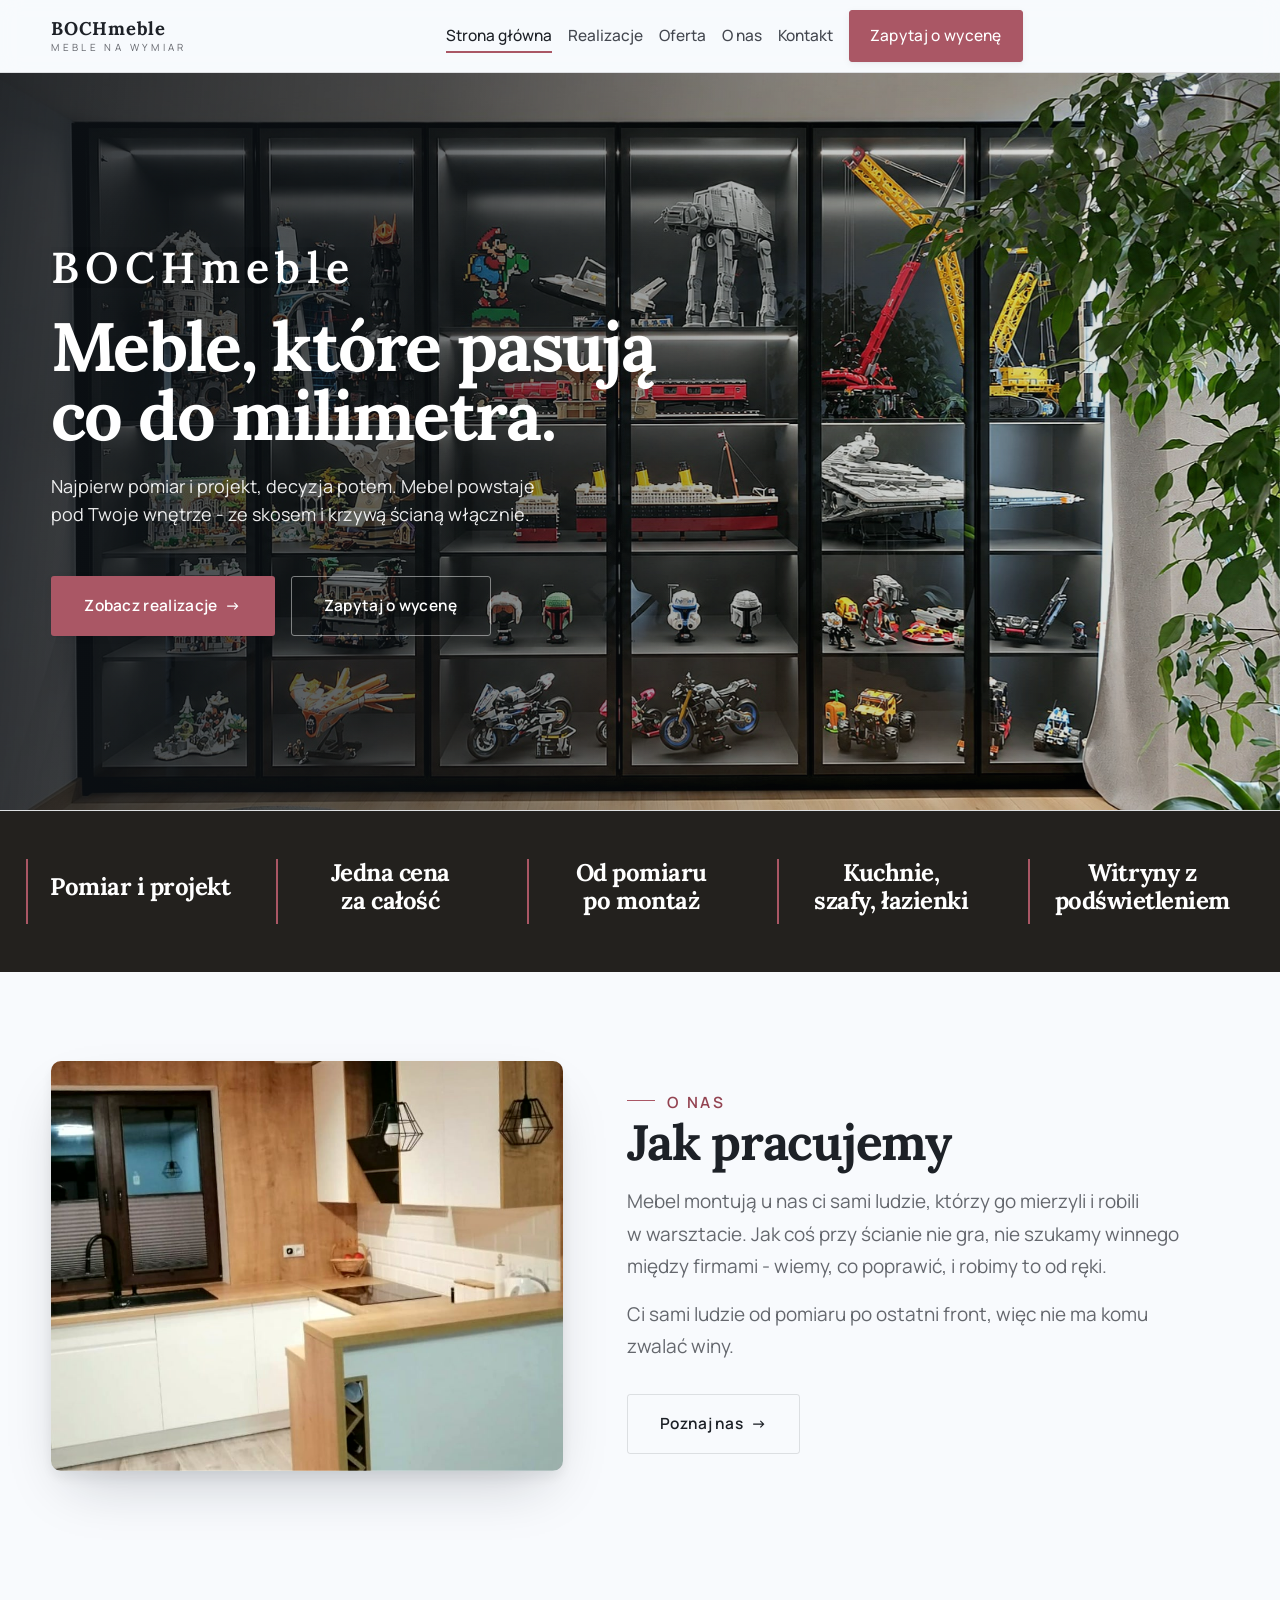
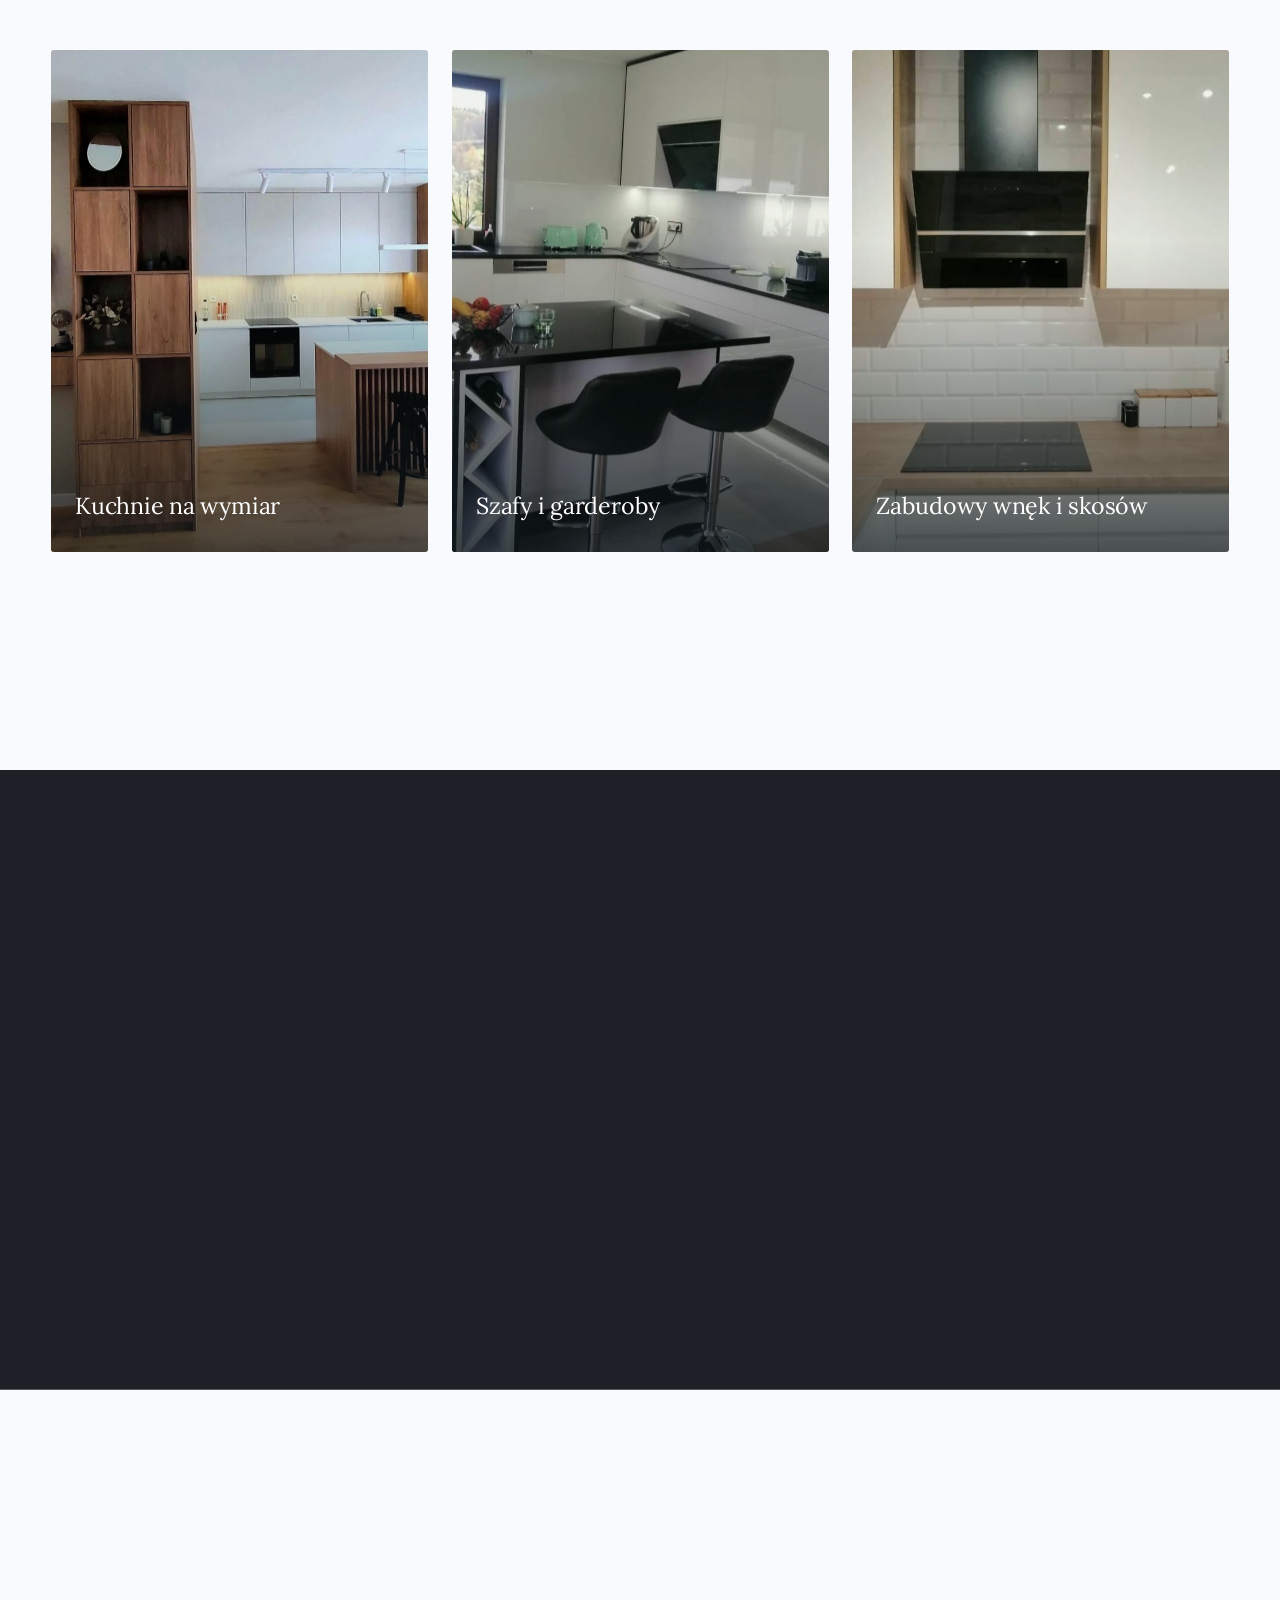
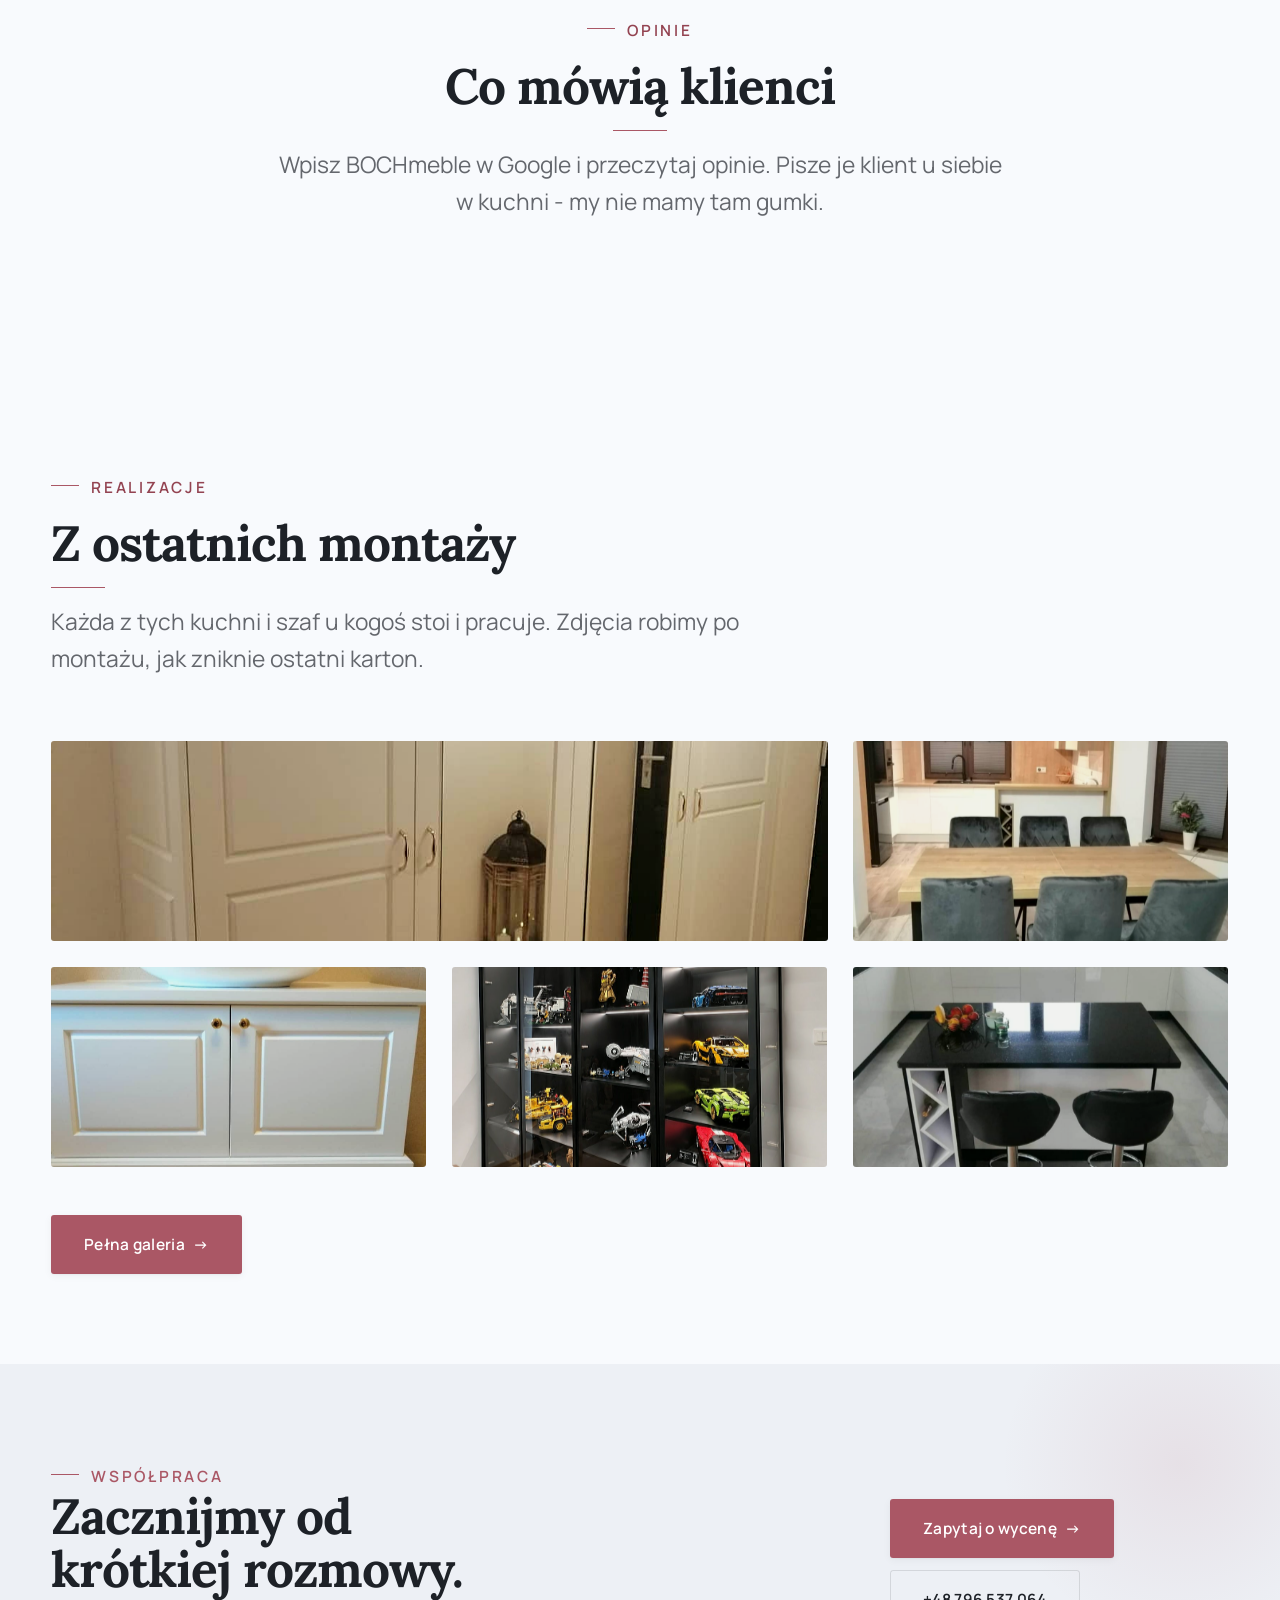
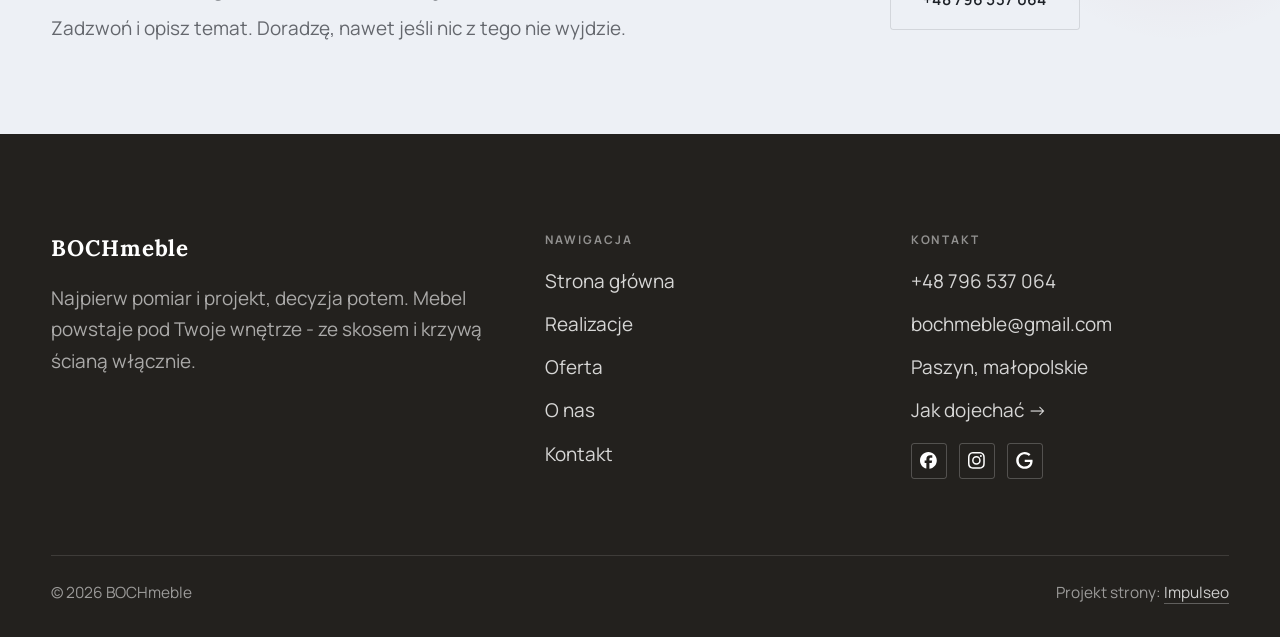
<file: index.html>
<!DOCTYPE html>
<html lang="pl">
<head>
<meta charset="UTF-8">
<meta name="viewport" content="width=device-width, initial-scale=1.0">
<title>BOCHmeble - meble na wymiar, kuchnie i szafy</title>
<meta name="description" content="Meble na wymiar w Paszynie: kuchnie, szafy i zabudowy pod Twoje wnętrze. Pomiar i projekt, jedna cena, montaż z gwarancją. Zadzwoń: +48 796 537 064.">
<link rel="canonical" href="https://kris20032.github.io/bochmeble/">
<meta name="robots" content="noindex, nofollow">
<meta property="og:type" content="website">
<meta property="og:locale" content="pl_PL">
<meta property="og:site_name" content="BOCHmeble">
<meta property="og:title" content="BOCHmeble - meble na wymiar, kuchnie i szafy">
<meta property="og:description" content="Meble na wymiar w Paszynie: kuchnie, szafy i zabudowy pod Twoje wnętrze. Pomiar i projekt, jedna cena, montaż z gwarancją. Zadzwoń: +48 796 537 064.">
<meta property="og:url" content="https://kris20032.github.io/bochmeble/">
<meta property="og:image" content="https://kris20032.github.io/bochmeble/img/og.jpg">
<meta property="og:image:width" content="1200">
<meta property="og:image:height" content="630">
<meta name="twitter:card" content="summary_large_image">
<script type="application/ld+json">{"@context": "https://schema.org", "@type": "HomeAndConstructionBusiness", "name": "BOCHmeble", "url": "https://kris20032.github.io/bochmeble/", "telephone": "+48796537064", "image": "https://kris20032.github.io/bochmeble/img/og.jpg", "areaServed": "Paszyn", "sameAs": ["https://www.facebook.com/BOCHmeble/", "https://www.instagram.com/bochmeble_/", "https://www.google.com/maps/place/BOCHmeble/@49.6179638,20.8080037,17z/data=!4m6!3m5!1s0x473def61e920656b:0xffc344dc98e0b19a!8m2!3d49.6179638!4d20.8080037"]}</script>
<link rel="preconnect" href="https://fonts.googleapis.com">
<link rel="preconnect" href="https://fonts.gstatic.com" crossorigin>
<link href="https://fonts.googleapis.com/css2?family=Lora:wght@500;600;700&family=Manrope:wght@400;500;600&display=swap" rel="stylesheet">
<link rel="stylesheet" href="assets/styles.css?v=70dfc832">
</head>
<body>

<header class="nav">
  <div class="wrap nav-inner">
    <a class="brand" href="index.html"><span class="name">BOCHmeble</span><span class="sub">Meble na wymiar</span></a>
    <nav class="nav-links">
      <a href="index.html" class="active" aria-current="page">Strona główna</a>
      <a href="realizacje.html">Realizacje</a>
      <a href="oferta.html">Oferta</a>
      <a href="o-nas.html">O nas</a>
      <a href="kontakt.html">Kontakt</a>
      <a href="kontakt.html" class="btn btn-accent">Zapytaj o wycenę</a>
    </nav>
    <button class="nav-toggle" aria-label="Menu"><span></span><span></span><span></span></button>
  </div>
</header>

<main>
<section class="hero-cine">
  <img src="img/hero.jpg" fetchpriority="high" data-rotate="img/g1.jpg" alt="BOCHmeble - Meble, które pasują co do milimetra. " width="1672" height="941">
  <div class="wrap">
    <div class="hero-copy">
      <div class="brandmark bm-l"><span class="bm-line"><span>BOCHmeble</span></span></div>
      <h1>Meble, które pasują co do milimetra. </h1>
      <p class="lead">Najpierw pomiar i projekt, decyzja potem. Mebel powstaje pod Twoje wnętrze - ze skosem i krzywą ścianą włącznie.</p>
      <div class="hero-actions">
        <a href="realizacje.html" class="btn btn-accent">Zobacz realizacje <span class="arr">→</span></a>
        <a href="kontakt.html" class="btn btn-ghost btn-on-dark">Zapytaj o wycenę</a>
      </div>
    </div>
  </div>
</section>
<section class="strip n-5" style="padding-block:0">
  <div class="wrap">
    <div class="item reveal"><div class="k">Pomiar i projekt</div><div class="v"></div></div>
    <div class="item reveal"><div class="k">Jedna cena za całość</div><div class="v"></div></div>
    <div class="item reveal"><div class="k">Od pomiaru po montaż</div><div class="v"></div></div>
    <div class="item reveal"><div class="k">Kuchnie, szafy, łazienki</div><div class="v"></div></div>
    <div class="item reveal"><div class="k">Witryny z podświetleniem</div><div class="v"></div></div>
  </div>
</section>
<section>
  <div class="wrap split">
    <div class="split-art reveal"><img src="img/g2.jpg" alt="BOCHmeble - realizacja" loading="lazy" width="956" height="956" decoding="async"></div>
    <div class="split-copy reveal">
      <span class="eyebrow">O nas</span>
      <h2>Jak pracujemy</h2>
      <p class="muted">Mebel montują u nas ci sami ludzie, którzy go mierzyli i robili w warsztacie. Jak coś przy ścianie nie gra, nie szukamy winnego między firmami - wiemy, co poprawić, i robimy to od ręki.</p>
      <p class="muted">Ci sami ludzie od pomiaru po ostatni front, więc nie ma komu zwalać winy.</p>
      <a href="o-nas.html" class="btn btn-ghost">Poznaj nas <span class="arr">→</span></a>
    </div>
  </div>
</section>
<section class="gateways-band">
  <div class="wrap">
    <div class="gateways">
      <a href="oferta.html" class="gateway reveal"><img src="img/g3.jpg" alt="Kuchnie na wymiar" loading="lazy" width="1080" height="1080" decoding="async"><span class="g-ttl">Kuchnie na wymiar</span></a>
      <a href="oferta.html" class="gateway reveal"><img src="img/g4.jpg" alt="Szafy i garderoby" loading="lazy" width="998" height="998" decoding="async"><span class="g-ttl">Szafy i garderoby</span></a>
      <a href="oferta.html" class="gateway reveal"><img src="img/g5.jpg" alt="Zabudowy wnęk i skosów" loading="lazy" width="1054" height="1054" decoding="async"><span class="g-ttl">Zabudowy wnęk i skosów</span></a>
    </div>
  </div>
</section>
<section class="stopklatka" aria-hidden="true">
  <div class="stk-bg" style="background-image:url(img/ph4.jpg)"></div>
</section>
<section class="opinie op-fallback">
  <div class="wrap">
    <div class="head center reveal">
      <span class="eyebrow">Opinie</span>
      <h2>Co mówią klienci</h2>
      <p>Wpisz BOCHmeble w Google i przeczytaj opinie. Pisze je klient u siebie w kuchni - my nie mamy tam gumki.</p>
    </div>
  </div>
</section>
<section>
  <div class="wrap">
    <div class="head reveal">
      <span class="eyebrow">Realizacje</span>
      <h2>Z ostatnich montaży</h2>
      <p>Każda z tych kuchni i szaf u kogoś stoi i pracuje. Zdjęcia robimy po montażu, jak zniknie ostatni karton.</p>
    </div>
    <div class="gallery">
      <div class="tile t-two3 reveal"><img src="img/g6.jpg" alt="BOCHmeble" loading="lazy" width="1080" height="1080" decoding="async"></div>
      <div class="tile t-third reveal"><img src="img/g7.jpg" alt="BOCHmeble" loading="lazy" width="1034" height="1034" decoding="async"></div>
      <div class="tile t-third reveal"><img src="img/g8.jpg" alt="BOCHmeble" loading="lazy" width="1080" height="1080" decoding="async"></div>
      <div class="tile t-third reveal"><img src="img/g9.jpg" alt="BOCHmeble" loading="lazy" width="941" height="941" decoding="async"></div>
      <div class="tile t-third reveal"><img src="img/g10.jpg" alt="BOCHmeble" loading="lazy" width="1048" height="1048" decoding="async"></div>
    </div>
    <div style="margin-top:var(--space-7)" class="reveal"><a href="realizacje.html" class="btn btn-accent">Pełna galeria <span class="arr">→</span></a></div>
  </div>
</section>
<section class="cta">
  <div class="wrap">
    <div class="reveal">
      <span class="eyebrow">Współpraca</span>
      <h2>Zacznijmy od krótkiej rozmowy.</h2>
      <p>Zadzwoń i opisz temat. Doradzę, nawet jeśli nic z tego nie wyjdzie.</p>
    </div>
    <div class="cta-actions reveal">
      <a href="kontakt.html" class="btn btn-light">Zapytaj o wycenę <span class="arr">→</span></a>
      <a href="tel:+48796537064" class="btn btn-ghost btn-ghost-cta">+48 796 537 064</a>
    </div>
  </div>
</section>
</main>

<footer>
  <div class="wrap">
    <div class="foot-grid">
      <div class="foot-brand">
        <div class="name">BOCHmeble</div>
        <p>Najpierw pomiar i projekt, decyzja potem. Mebel powstaje pod Twoje wnętrze - ze skosem i krzywą ścianą włącznie.</p>
      </div>
      <div class="foot-col">
        <h4>Nawigacja</h4>
        <a href="index.html">Strona główna</a>
        <a href="realizacje.html">Realizacje</a>
        <a href="oferta.html">Oferta</a>
        <a href="o-nas.html">O nas</a>
        <a href="kontakt.html">Kontakt</a>
      </div>
      <div class="foot-col">
        <h4>Kontakt</h4>
        <a href="tel:+48796537064">+48 796 537 064</a>
        <a href="mailto:bochmeble@gmail.com">bochmeble@gmail.com</a>
        <p>Paszyn, małopolskie</p>
        <a href="https://www.google.com/maps/place/BOCHmeble/@49.6179638,20.8080037,17z/data=!4m6!3m5!1s0x473def61e920656b:0xffc344dc98e0b19a!8m2!3d49.6179638!4d20.8080037" target="_blank" rel="noopener">Jak dojechać →</a>
      <div class="foot-soc">
        <a class="soc" href="https://www.facebook.com/BOCHmeble/" target="_blank" rel="noopener" aria-label="Facebook - BOCHmeble"><svg viewBox="0 0 24 24" aria-hidden="true" focusable="false"><path d="M9.101 23.691v-7.98H6.627v-3.667h2.474v-1.58c0-4.085 1.848-5.978 5.858-5.978.401 0 .955.042 1.468.103a8.68 8.68 0 0 1 1.141.195v3.325a8.623 8.623 0 0 0-.653-.036 26.805 26.805 0 0 0-.733-.009c-.707 0-1.259.096-1.675.309a1.686 1.686 0 0 0-.679.622c-.258.42-.374.995-.374 1.752v1.297h3.919l-.386 2.103-.287 1.564h-3.246v8.245C19.396 23.238 24 18.179 24 12.044c0-6.627-5.373-12-12-12s-12 5.373-12 12c0 5.628 3.874 10.35 9.101 11.647Z" fill="currentColor"/></svg></a>
        <a class="soc" href="https://www.instagram.com/bochmeble_/" target="_blank" rel="noopener" aria-label="Instagram - BOCHmeble"><svg viewBox="0 0 24 24" aria-hidden="true" focusable="false"><path d="M7.0301.084c-1.2768.0602-2.1487.264-2.911.5634-.7888.3075-1.4575.72-2.1228 1.3877-.6652.6677-1.075 1.3368-1.3802 2.127-.2954.7638-.4956 1.6365-.552 2.914-.0564 1.2775-.0689 1.6882-.0626 4.947.0062 3.2586.0206 3.6671.0825 4.9473.061 1.2765.264 2.1482.5635 2.9107.308.7889.72 1.4573 1.388 2.1228.6679.6655 1.3365 1.0743 2.1285 1.38.7632.295 1.6361.4961 2.9134.552 1.2773.056 1.6884.069 4.9462.0627 3.2578-.0062 3.668-.0207 4.9478-.0814 1.28-.0607 2.147-.2652 2.9098-.5633.7889-.3086 1.4578-.72 2.1228-1.3881.665-.6682 1.0745-1.3378 1.3795-2.1284.2957-.7632.4966-1.636.552-2.9124.056-1.2809.0692-1.6898.063-4.948-.0063-3.2583-.021-3.6668-.0817-4.9465-.0607-1.2797-.264-2.1487-.5633-2.9117-.3084-.7889-.72-1.4568-1.3876-2.1228C21.2982 1.33 20.628.9208 19.8378.6165 19.074.321 18.2017.1197 16.9244.0645 15.6471.0093 15.236-.005 11.977.0014 8.718.0076 8.31.0215 7.0301.0839m.1402 21.6932c-1.17-.0509-1.8053-.2453-2.2287-.408-.5606-.216-.96-.4771-1.3819-.895-.422-.4178-.6811-.8186-.9-1.378-.1644-.4234-.3624-1.058-.4171-2.228-.0595-1.2645-.072-1.6442-.079-4.848-.007-3.2037.0053-3.583.0607-4.848.05-1.169.2456-1.805.408-2.2282.216-.5613.4762-.96.895-1.3816.4188-.4217.8184-.6814 1.3783-.9003.423-.1651 1.0575-.3614 2.227-.4171 1.2655-.06 1.6447-.072 4.848-.079 3.2033-.007 3.5835.005 4.8495.0608 1.169.0508 1.8053.2445 2.228.408.5608.216.96.4754 1.3816.895.4217.4194.6816.8176.9005 1.3787.1653.4217.3617 1.056.4169 2.2263.0602 1.2655.0739 1.645.0796 4.848.0058 3.203-.0055 3.5834-.061 4.848-.051 1.17-.245 1.8055-.408 2.2294-.216.5604-.4763.96-.8954 1.3814-.419.4215-.8181.6811-1.3783.9-.4224.1649-1.0577.3617-2.2262.4174-1.2656.0595-1.6448.072-4.8493.079-3.2045.007-3.5825-.006-4.848-.0608M16.953 5.5864A1.44 1.44 0 1 0 18.39 4.144a1.44 1.44 0 0 0-1.437 1.4424M5.8385 12.012c.0067 3.4032 2.7706 6.1557 6.173 6.1493 3.4026-.0065 6.157-2.7701 6.1506-6.1733-.0065-3.4032-2.771-6.1565-6.174-6.1498-3.403.0067-6.156 2.771-6.1496 6.1738M8 12.0077a4 4 0 1 1 4.008 3.9921A3.9996 3.9996 0 0 1 8 12.0077" fill="currentColor"/></svg></a>
        <a class="soc" href="https://www.google.com/maps/place/BOCHmeble/@49.6179638,20.8080037,17z/data=!4m6!3m5!1s0x473def61e920656b:0xffc344dc98e0b19a!8m2!3d49.6179638!4d20.8080037" target="_blank" rel="noopener" aria-label="Google - BOCHmeble"><svg viewBox="0 0 24 24" aria-hidden="true" focusable="false"><path d="M12.48 10.92v3.28h7.84c-.24 1.84-.853 3.187-1.787 4.133-1.147 1.147-2.933 2.4-6.053 2.4-4.827 0-8.6-3.893-8.6-8.72s3.773-8.72 8.6-8.72c2.6 0 4.507 1.027 5.907 2.347l2.307-2.307C18.747 1.44 16.133 0 12.48 0 5.867 0 .307 5.387.307 12s5.56 12 12.173 12c3.573 0 6.267-1.173 8.373-3.36 2.16-2.16 2.84-5.213 2.84-7.667 0-.76-.053-1.467-.173-2.053H12.48z" fill="currentColor"/></svg></a>
      </div>
      </div>
    </div>
    <div class="foot-bot">
      <span>© 2026 BOCHmeble</span>
      <span>Projekt strony: <a class="foot-credit" href="https://impulseo.pl" target="_blank" rel="noopener">Impulseo</a></span>
    </div>
  </div>
</footer>
<div class="sticky-reserve"><a class="sr-book" href="kontakt.html">Zapytaj o wycenę</a><a class="sr-call" href="tel:+48796537064" aria-label="Zadzwoń"><svg class="ico-tel" width="16" height="16" viewBox="0 0 24 24" fill="none" aria-hidden="true"><path d="M6.6 10.8a15.5 15.5 0 0 0 6.6 6.6l2.2-2.2a1 1 0 0 1 1-.24 11.4 11.4 0 0 0 3.6.58 1 1 0 0 1 1 1V20a1 1 0 0 1-1 1A17 17 0 0 1 3 4a1 1 0 0 1 1-1h3.5a1 1 0 0 1 1 1c0 1.25.2 2.46.58 3.6a1 1 0 0 1-.25 1l-2.23 2.2Z" fill="currentColor"/></svg></a></div>
<div class="demo-wazne" data-do="2026-10-22" data-cykl="3" hidden><svg class="dw-ico" width="13" height="13" viewBox="0 0 24 24" fill="none" aria-hidden="true"><circle cx="12" cy="12" r="8.6" stroke="currentColor" stroke-width="1.8"/><path d="M12 7.2V12l3.3 2" stroke="currentColor" stroke-width="1.8" stroke-linecap="round"/></svg><span class="dw-txt"></span></div>

<script src="assets/main.js"></script>
</body>
</html>
</file>
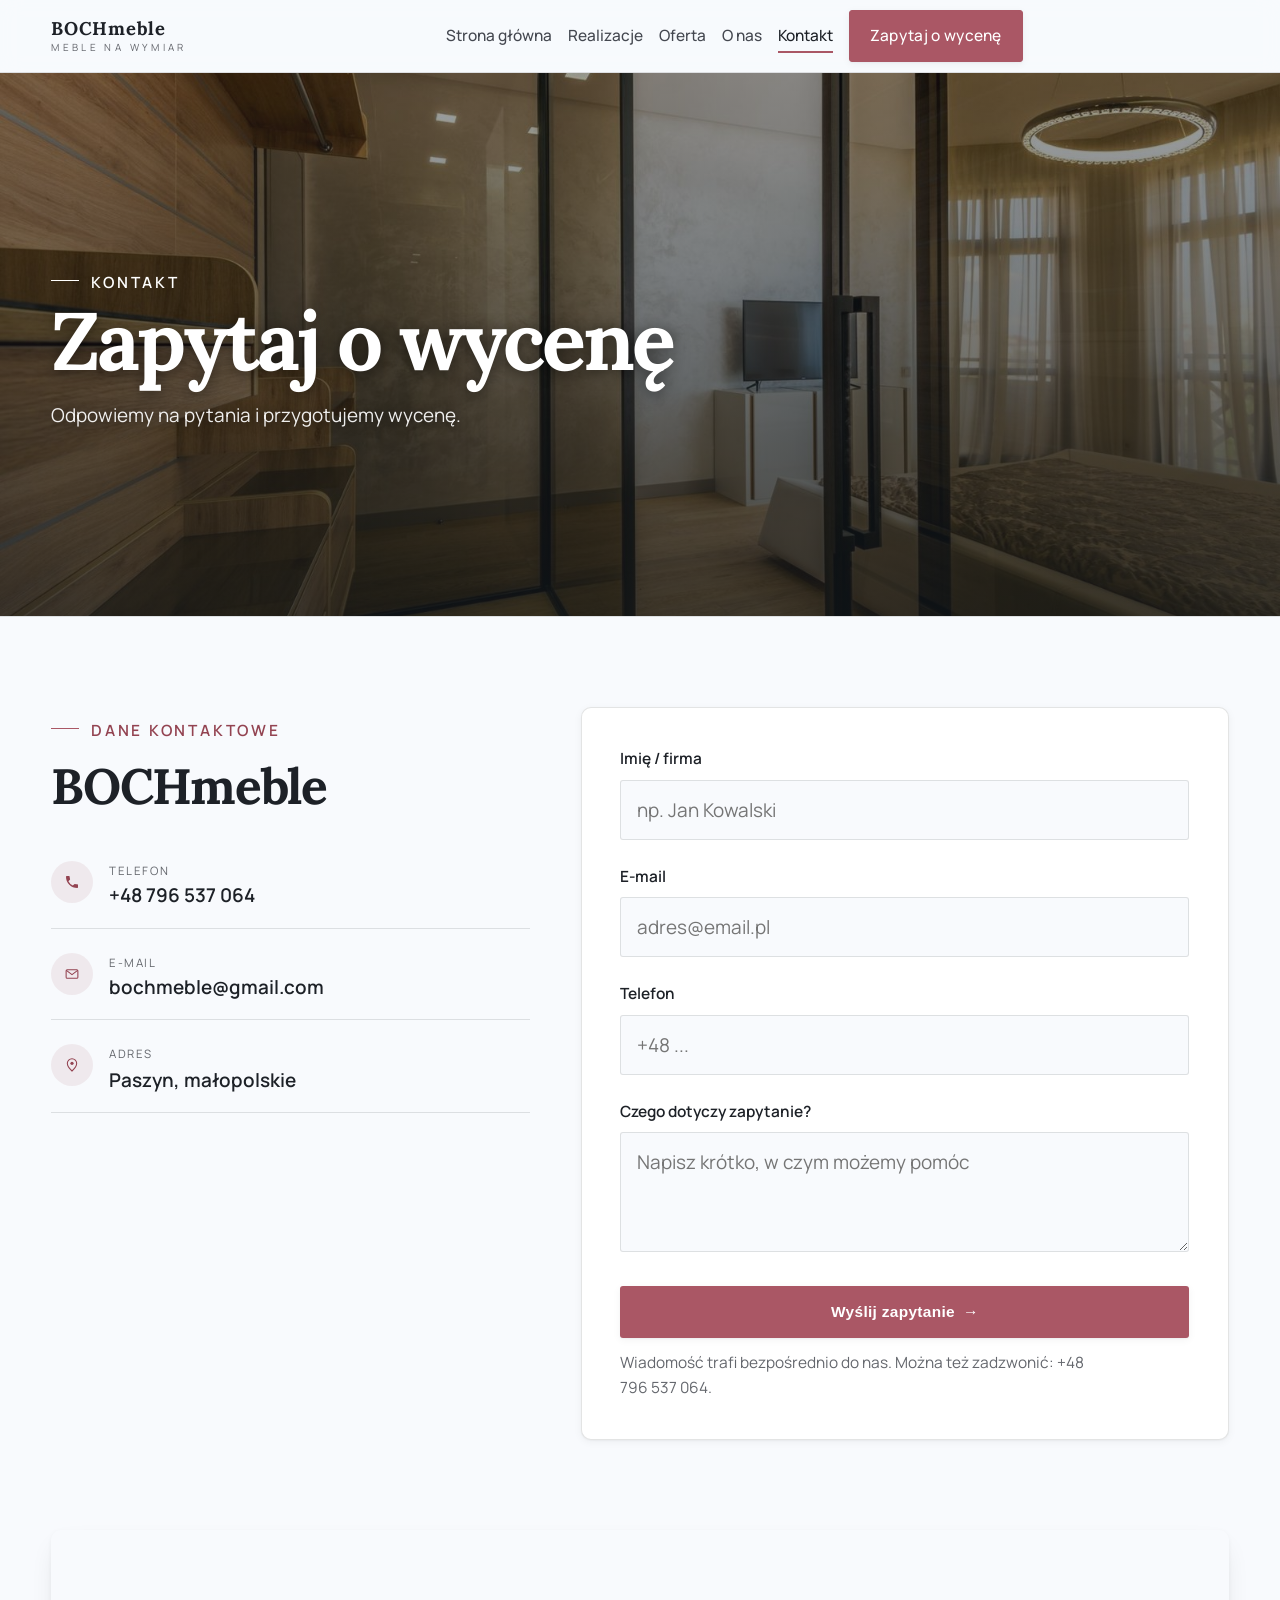
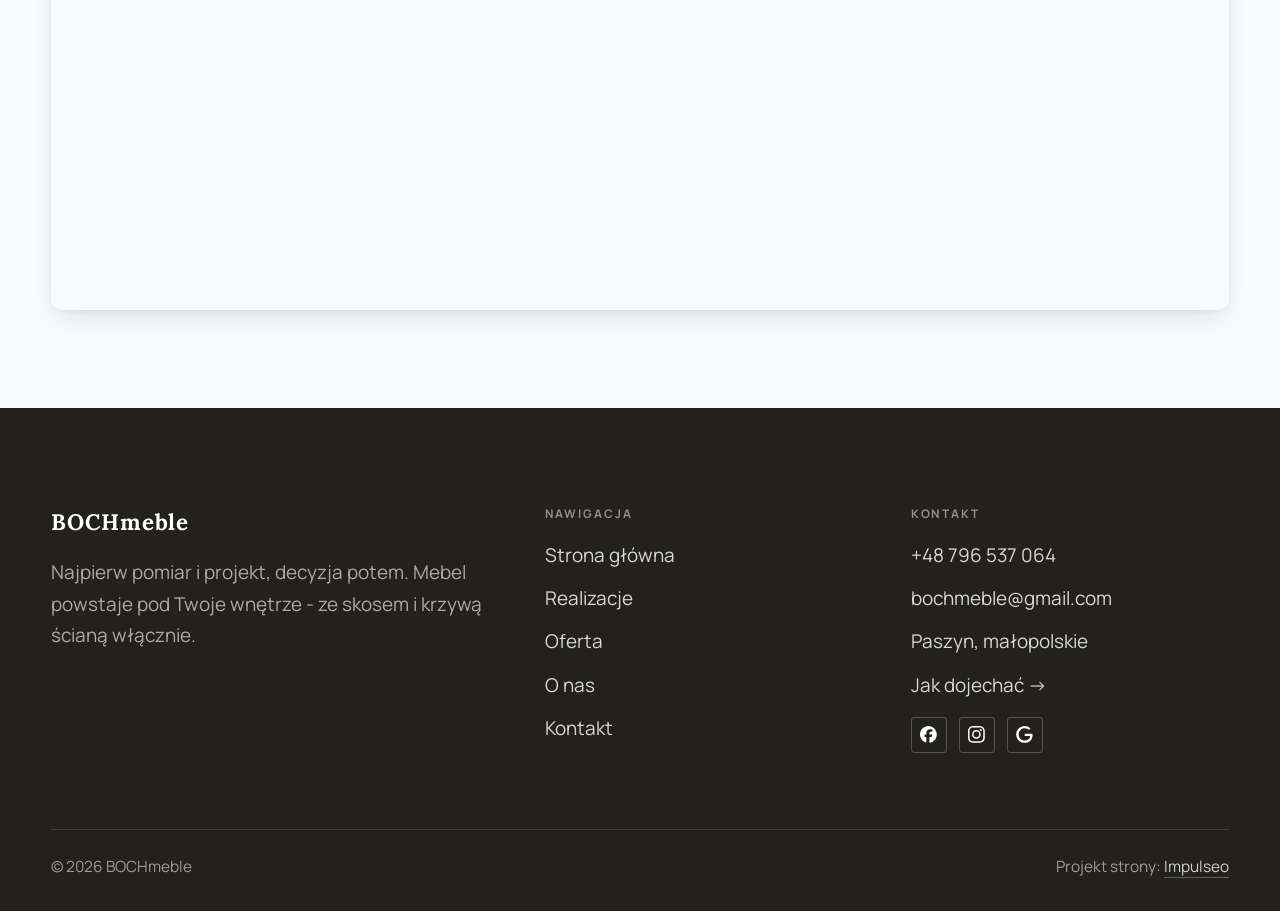
<file: kontakt.html>
<!DOCTYPE html>
<html lang="pl">
<head>
<meta charset="UTF-8">
<meta name="viewport" content="width=device-width, initial-scale=1.0">
<title>Kontakt - BOCHmeble</title>
<meta name="description" content="Kontakt BOCHmeble - Paszyn, małopolskie">
<link rel="canonical" href="https://kris20032.github.io/bochmeble/kontakt.html">
<meta name="robots" content="noindex, nofollow">
<meta property="og:type" content="website">
<meta property="og:locale" content="pl_PL">
<meta property="og:site_name" content="BOCHmeble">
<meta property="og:title" content="Kontakt - BOCHmeble">
<meta property="og:description" content="Kontakt BOCHmeble - Paszyn, małopolskie">
<meta property="og:url" content="https://kris20032.github.io/bochmeble/kontakt.html">
<meta property="og:image" content="https://kris20032.github.io/bochmeble/img/og.jpg">
<meta property="og:image:width" content="1200">
<meta property="og:image:height" content="630">
<meta name="twitter:card" content="summary_large_image">
<link rel="preconnect" href="https://fonts.googleapis.com">
<link rel="preconnect" href="https://fonts.gstatic.com" crossorigin>
<link href="https://fonts.googleapis.com/css2?family=Lora:wght@500;600;700&family=Manrope:wght@400;500;600&display=swap" rel="stylesheet">
<link rel="stylesheet" href="assets/styles.css?v=70dfc832">
</head>
<body>

<header class="nav">
  <div class="wrap nav-inner">
    <a class="brand" href="index.html"><span class="name">BOCHmeble</span><span class="sub">Meble na wymiar</span></a>
    <nav class="nav-links">
      <a href="index.html">Strona główna</a>
      <a href="realizacje.html">Realizacje</a>
      <a href="oferta.html">Oferta</a>
      <a href="o-nas.html">O nas</a>
      <a href="kontakt.html" class="active" aria-current="page">Kontakt</a>
      <a href="kontakt.html" class="btn btn-accent">Zapytaj o wycenę</a>
    </nav>
    <button class="nav-toggle" aria-label="Menu"><span></span><span></span><span></span></button>
  </div>
</header>

<main>
<section class="pagehead">
  <img src="img/ph3.jpg" alt="BOCHmeble - Zapytaj o wycenę" width="998" height="998" decoding="async">
  <div class="wrap">
    <span class="eyebrow">Kontakt</span>
    <h1>Zapytaj o wycenę</h1>
    <p>Odpowiemy na pytania i przygotujemy wycenę.</p>
  </div>
</section>
<section>
  <div class="wrap contact-grid">
    <div class="reveal">
      <span class="eyebrow">Dane kontaktowe</span>
      <h2 style="margin:var(--space-4) 0 var(--space-6)">BOCHmeble</h2>
      <div class="info-list">
        <div class="info-row"><div class="ic"><svg class="ico-tel" width="16" height="16" viewBox="0 0 24 24" fill="none" aria-hidden="true"><path d="M6.6 10.8a15.5 15.5 0 0 0 6.6 6.6l2.2-2.2a1 1 0 0 1 1-.24 11.4 11.4 0 0 0 3.6.58 1 1 0 0 1 1 1V20a1 1 0 0 1-1 1A17 17 0 0 1 3 4a1 1 0 0 1 1-1h3.5a1 1 0 0 1 1 1c0 1.25.2 2.46.58 3.6a1 1 0 0 1-.25 1l-2.23 2.2Z" fill="currentColor"/></svg></div><div><div class="lbl">Telefon</div><a class="val" href="tel:+48796537064">+48 796 537 064</a></div></div>
        <div class="info-row"><div class="ic"><svg class="ico-mail" width="16" height="16" viewBox="0 0 24 24" fill="none" aria-hidden="true"><rect x="3.2" y="5.5" width="17.6" height="13" rx="1.6" stroke="currentColor" stroke-width="1.6"/><path d="M4 7l8 6 8-6" stroke="currentColor" stroke-width="1.6" stroke-linecap="round" stroke-linejoin="round"/></svg></div><div><div class="lbl">E-mail</div><a class="val" href="mailto:bochmeble@gmail.com">bochmeble@gmail.com</a></div></div>
        <div class="info-row"><div class="ic"><svg class="ico-pin" width="16" height="16" viewBox="0 0 24 24" fill="none" aria-hidden="true"><path d="M12 21s7-6.1 7-11.5A7 7 0 0 0 5 9.5C5 14.9 12 21 12 21Z" stroke="currentColor" stroke-width="1.6" fill="none"/><circle cx="12" cy="9.5" r="2.4" fill="currentColor"/></svg></div><div><div class="lbl">Adres</div><div class="val">Paszyn, małopolskie</div></div></div>
      </div>
    </div>
    <div class="reveal">
      <form class="form" action="https://formsubmit.co/bochmeble@gmail.com" method="POST">
        <input type="hidden" name="_subject" value="Zapytanie ze strony BOCHmeble">
        <input type="hidden" name="_captcha" value="false">
        <input type="hidden" name="_template" value="table">
        <div class="fld"><label for="name">Imię / firma</label><input id="name" name="name" type="text" placeholder="np. Jan Kowalski" required></div>
        <div class="fld"><label for="email">E-mail</label><input id="email" name="email" type="email" placeholder="adres@email.pl" required></div>
        <div class="fld"><label for="phone">Telefon</label><input id="phone" name="phone" type="tel" placeholder="+48 ..."></div>
        <div class="fld"><label for="msg">Czego dotyczy zapytanie?</label><textarea id="msg" name="message" placeholder="Napisz krótko, w czym możemy pomóc" required></textarea></div>
        <button type="submit" class="btn btn-accent" style="width:100%;justify-content:center">Wyślij zapytanie <span class="arr">→</span></button>
        <p class="note">Wiadomość trafi bezpośrednio do nas. Można też zadzwonić: +48 796 537 064.</p>
      </form>
    </div>
  </div>
</section>
<section style="padding-top:0">
  <div class="wrap reveal">
    <iframe class="map" title="BOCHmeble - Paszyn" src="https://maps.google.com/maps?q=49.6179638%2C20.8080037&z=15&output=embed" loading="lazy" referrerpolicy="no-referrer-when-downgrade"></iframe>
  </div>
</section>
</main>

<footer>
  <div class="wrap">
    <div class="foot-grid">
      <div class="foot-brand">
        <div class="name">BOCHmeble</div>
        <p>Najpierw pomiar i projekt, decyzja potem. Mebel powstaje pod Twoje wnętrze - ze skosem i krzywą ścianą włącznie.</p>
      </div>
      <div class="foot-col">
        <h4>Nawigacja</h4>
        <a href="index.html">Strona główna</a>
        <a href="realizacje.html">Realizacje</a>
        <a href="oferta.html">Oferta</a>
        <a href="o-nas.html">O nas</a>
        <a href="kontakt.html">Kontakt</a>
      </div>
      <div class="foot-col">
        <h4>Kontakt</h4>
        <a href="tel:+48796537064">+48 796 537 064</a>
        <a href="mailto:bochmeble@gmail.com">bochmeble@gmail.com</a>
        <p>Paszyn, małopolskie</p>
        <a href="https://www.google.com/maps/place/BOCHmeble/@49.6179638,20.8080037,17z/data=!4m6!3m5!1s0x473def61e920656b:0xffc344dc98e0b19a!8m2!3d49.6179638!4d20.8080037" target="_blank" rel="noopener">Jak dojechać →</a>
      <div class="foot-soc">
        <a class="soc" href="https://www.facebook.com/BOCHmeble/" target="_blank" rel="noopener" aria-label="Facebook - BOCHmeble"><svg viewBox="0 0 24 24" aria-hidden="true" focusable="false"><path d="M9.101 23.691v-7.98H6.627v-3.667h2.474v-1.58c0-4.085 1.848-5.978 5.858-5.978.401 0 .955.042 1.468.103a8.68 8.68 0 0 1 1.141.195v3.325a8.623 8.623 0 0 0-.653-.036 26.805 26.805 0 0 0-.733-.009c-.707 0-1.259.096-1.675.309a1.686 1.686 0 0 0-.679.622c-.258.42-.374.995-.374 1.752v1.297h3.919l-.386 2.103-.287 1.564h-3.246v8.245C19.396 23.238 24 18.179 24 12.044c0-6.627-5.373-12-12-12s-12 5.373-12 12c0 5.628 3.874 10.35 9.101 11.647Z" fill="currentColor"/></svg></a>
        <a class="soc" href="https://www.instagram.com/bochmeble_/" target="_blank" rel="noopener" aria-label="Instagram - BOCHmeble"><svg viewBox="0 0 24 24" aria-hidden="true" focusable="false"><path d="M7.0301.084c-1.2768.0602-2.1487.264-2.911.5634-.7888.3075-1.4575.72-2.1228 1.3877-.6652.6677-1.075 1.3368-1.3802 2.127-.2954.7638-.4956 1.6365-.552 2.914-.0564 1.2775-.0689 1.6882-.0626 4.947.0062 3.2586.0206 3.6671.0825 4.9473.061 1.2765.264 2.1482.5635 2.9107.308.7889.72 1.4573 1.388 2.1228.6679.6655 1.3365 1.0743 2.1285 1.38.7632.295 1.6361.4961 2.9134.552 1.2773.056 1.6884.069 4.9462.0627 3.2578-.0062 3.668-.0207 4.9478-.0814 1.28-.0607 2.147-.2652 2.9098-.5633.7889-.3086 1.4578-.72 2.1228-1.3881.665-.6682 1.0745-1.3378 1.3795-2.1284.2957-.7632.4966-1.636.552-2.9124.056-1.2809.0692-1.6898.063-4.948-.0063-3.2583-.021-3.6668-.0817-4.9465-.0607-1.2797-.264-2.1487-.5633-2.9117-.3084-.7889-.72-1.4568-1.3876-2.1228C21.2982 1.33 20.628.9208 19.8378.6165 19.074.321 18.2017.1197 16.9244.0645 15.6471.0093 15.236-.005 11.977.0014 8.718.0076 8.31.0215 7.0301.0839m.1402 21.6932c-1.17-.0509-1.8053-.2453-2.2287-.408-.5606-.216-.96-.4771-1.3819-.895-.422-.4178-.6811-.8186-.9-1.378-.1644-.4234-.3624-1.058-.4171-2.228-.0595-1.2645-.072-1.6442-.079-4.848-.007-3.2037.0053-3.583.0607-4.848.05-1.169.2456-1.805.408-2.2282.216-.5613.4762-.96.895-1.3816.4188-.4217.8184-.6814 1.3783-.9003.423-.1651 1.0575-.3614 2.227-.4171 1.2655-.06 1.6447-.072 4.848-.079 3.2033-.007 3.5835.005 4.8495.0608 1.169.0508 1.8053.2445 2.228.408.5608.216.96.4754 1.3816.895.4217.4194.6816.8176.9005 1.3787.1653.4217.3617 1.056.4169 2.2263.0602 1.2655.0739 1.645.0796 4.848.0058 3.203-.0055 3.5834-.061 4.848-.051 1.17-.245 1.8055-.408 2.2294-.216.5604-.4763.96-.8954 1.3814-.419.4215-.8181.6811-1.3783.9-.4224.1649-1.0577.3617-2.2262.4174-1.2656.0595-1.6448.072-4.8493.079-3.2045.007-3.5825-.006-4.848-.0608M16.953 5.5864A1.44 1.44 0 1 0 18.39 4.144a1.44 1.44 0 0 0-1.437 1.4424M5.8385 12.012c.0067 3.4032 2.7706 6.1557 6.173 6.1493 3.4026-.0065 6.157-2.7701 6.1506-6.1733-.0065-3.4032-2.771-6.1565-6.174-6.1498-3.403.0067-6.156 2.771-6.1496 6.1738M8 12.0077a4 4 0 1 1 4.008 3.9921A3.9996 3.9996 0 0 1 8 12.0077" fill="currentColor"/></svg></a>
        <a class="soc" href="https://www.google.com/maps/place/BOCHmeble/@49.6179638,20.8080037,17z/data=!4m6!3m5!1s0x473def61e920656b:0xffc344dc98e0b19a!8m2!3d49.6179638!4d20.8080037" target="_blank" rel="noopener" aria-label="Google - BOCHmeble"><svg viewBox="0 0 24 24" aria-hidden="true" focusable="false"><path d="M12.48 10.92v3.28h7.84c-.24 1.84-.853 3.187-1.787 4.133-1.147 1.147-2.933 2.4-6.053 2.4-4.827 0-8.6-3.893-8.6-8.72s3.773-8.72 8.6-8.72c2.6 0 4.507 1.027 5.907 2.347l2.307-2.307C18.747 1.44 16.133 0 12.48 0 5.867 0 .307 5.387.307 12s5.56 12 12.173 12c3.573 0 6.267-1.173 8.373-3.36 2.16-2.16 2.84-5.213 2.84-7.667 0-.76-.053-1.467-.173-2.053H12.48z" fill="currentColor"/></svg></a>
      </div>
      </div>
    </div>
    <div class="foot-bot">
      <span>© 2026 BOCHmeble</span>
      <span>Projekt strony: <a class="foot-credit" href="https://impulseo.pl" target="_blank" rel="noopener">Impulseo</a></span>
    </div>
  </div>
</footer>
<div class="sticky-reserve"><a class="sr-book" href="kontakt.html">Zapytaj o wycenę</a><a class="sr-call" href="tel:+48796537064" aria-label="Zadzwoń"><svg class="ico-tel" width="16" height="16" viewBox="0 0 24 24" fill="none" aria-hidden="true"><path d="M6.6 10.8a15.5 15.5 0 0 0 6.6 6.6l2.2-2.2a1 1 0 0 1 1-.24 11.4 11.4 0 0 0 3.6.58 1 1 0 0 1 1 1V20a1 1 0 0 1-1 1A17 17 0 0 1 3 4a1 1 0 0 1 1-1h3.5a1 1 0 0 1 1 1c0 1.25.2 2.46.58 3.6a1 1 0 0 1-.25 1l-2.23 2.2Z" fill="currentColor"/></svg></a></div>
<div class="demo-wazne" data-do="2026-10-22" data-cykl="3" hidden><svg class="dw-ico" width="13" height="13" viewBox="0 0 24 24" fill="none" aria-hidden="true"><circle cx="12" cy="12" r="8.6" stroke="currentColor" stroke-width="1.8"/><path d="M12 7.2V12l3.3 2" stroke="currentColor" stroke-width="1.8" stroke-linecap="round"/></svg><span class="dw-txt"></span></div>

<script src="assets/main.js"></script>
</body>
</html>
</file>
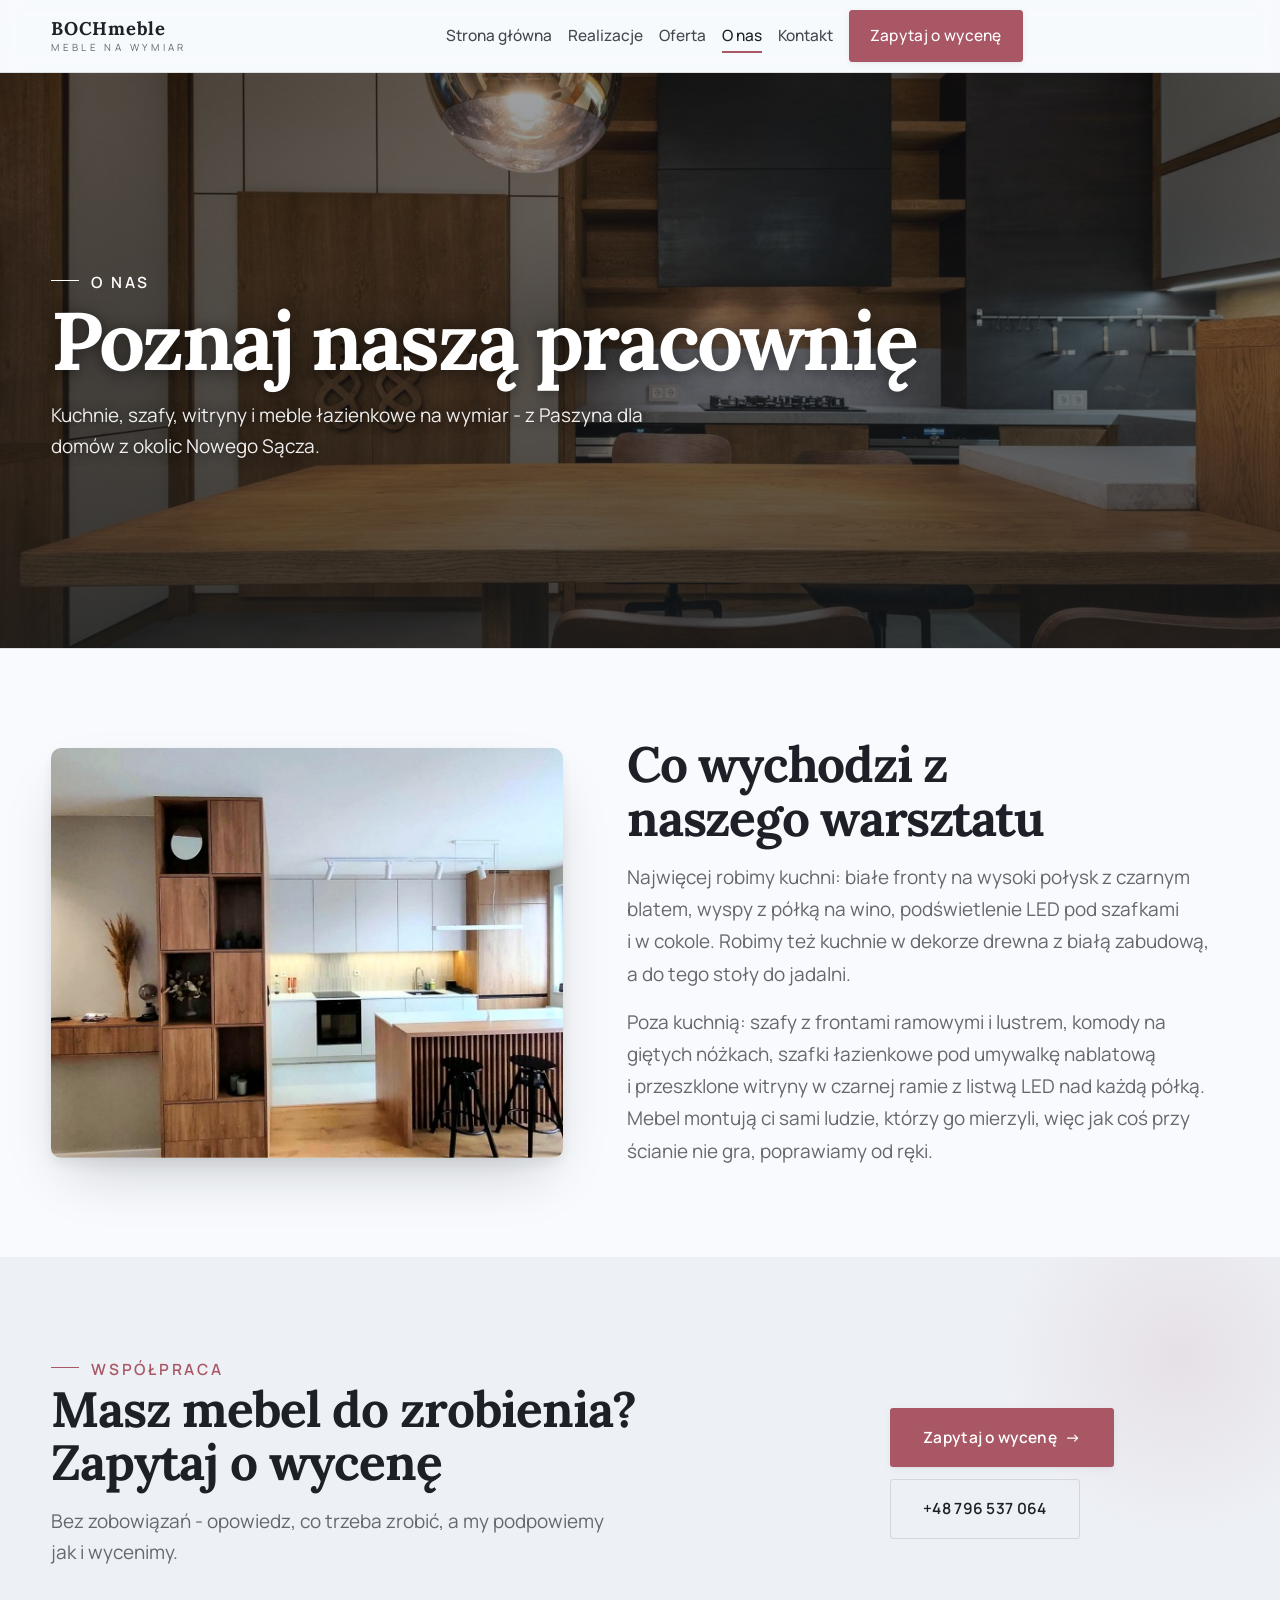
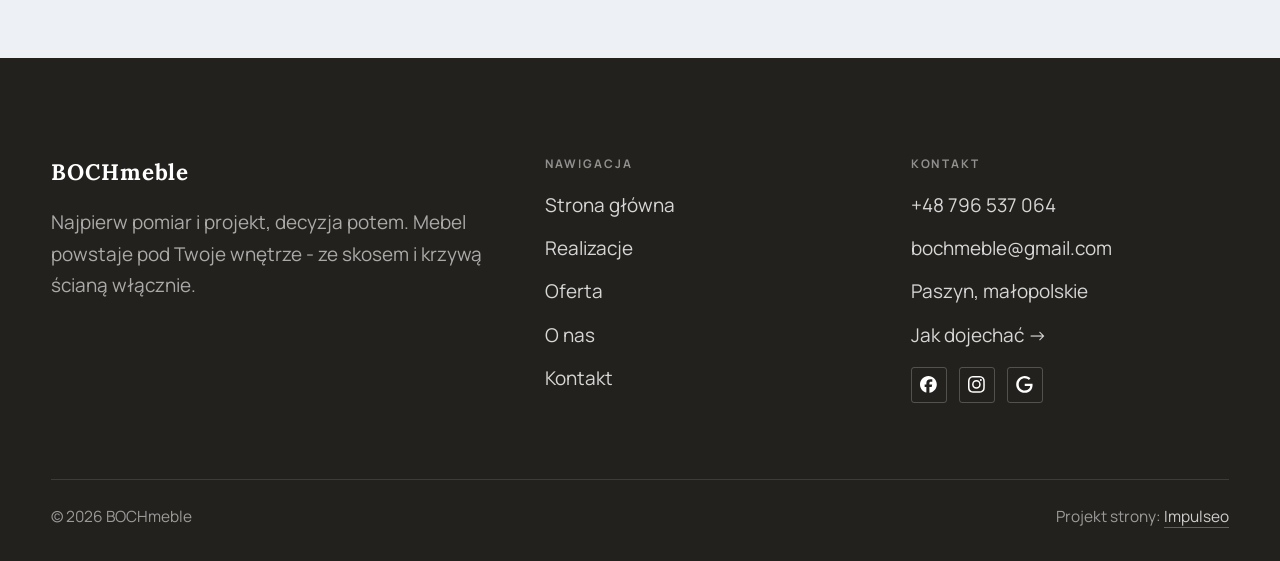
<file: o-nas.html>
<!DOCTYPE html>
<html lang="pl">
<head>
<meta charset="UTF-8">
<meta name="viewport" content="width=device-width, initial-scale=1.0">
<title>O nas - BOCHmeble</title>
<meta name="description" content="Meble na wymiar w Paszynie: kuchnie, szafy i zabudowy pod Twoje wnętrze. Pomiar i projekt, jedna cena, montaż z gwarancją. Zadzwoń: +48 796 537 064.">
<link rel="canonical" href="https://kris20032.github.io/bochmeble/o-nas.html">
<meta name="robots" content="noindex, nofollow">
<meta property="og:type" content="website">
<meta property="og:locale" content="pl_PL">
<meta property="og:site_name" content="BOCHmeble">
<meta property="og:title" content="O nas - BOCHmeble">
<meta property="og:description" content="Meble na wymiar w Paszynie: kuchnie, szafy i zabudowy pod Twoje wnętrze. Pomiar i projekt, jedna cena, montaż z gwarancją. Zadzwoń: +48 796 537 064.">
<meta property="og:url" content="https://kris20032.github.io/bochmeble/o-nas.html">
<meta property="og:image" content="https://kris20032.github.io/bochmeble/img/og.jpg">
<meta property="og:image:width" content="1200">
<meta property="og:image:height" content="630">
<meta name="twitter:card" content="summary_large_image">
<link rel="preconnect" href="https://fonts.googleapis.com">
<link rel="preconnect" href="https://fonts.gstatic.com" crossorigin>
<link href="https://fonts.googleapis.com/css2?family=Lora:wght@500;600;700&family=Manrope:wght@400;500;600&display=swap" rel="stylesheet">
<link rel="stylesheet" href="assets/styles.css?v=70dfc832">
</head>
<body>

<header class="nav">
  <div class="wrap nav-inner">
    <a class="brand" href="index.html"><span class="name">BOCHmeble</span><span class="sub">Meble na wymiar</span></a>
    <nav class="nav-links">
      <a href="index.html">Strona główna</a>
      <a href="realizacje.html">Realizacje</a>
      <a href="oferta.html">Oferta</a>
      <a href="o-nas.html" class="active" aria-current="page">O nas</a>
      <a href="kontakt.html">Kontakt</a>
      <a href="kontakt.html" class="btn btn-accent">Zapytaj o wycenę</a>
    </nav>
    <button class="nav-toggle" aria-label="Menu"><span></span><span></span><span></span></button>
  </div>
</header>

<main>
<section class="pagehead">
  <img src="img/ph2.jpg" alt="BOCHmeble - Poznaj naszą pracownię" width="956" height="956" decoding="async">
  <div class="wrap">
    <span class="eyebrow">O nas</span>
    <h1>Poznaj naszą pracownię</h1>
    <p>Kuchnie, szafy, witryny i meble łazienkowe na wymiar - z Paszyna dla domów z okolic Nowego Sącza.</p>
  </div>
</section>
<section>
  <div class="wrap split">
    <div class="split-art reveal"><img src="img/g3.jpg" alt="BOCHmeble" loading="lazy" width="1080" height="1080" decoding="async"></div>
    <div class="split-copy reveal">
      <h2>Co wychodzi z naszego warsztatu</h2>
      <p class="muted">Najwięcej robimy kuchni: białe fronty na wysoki połysk z czarnym blatem, wyspy z półką na wino, podświetlenie LED pod szafkami i w cokole. Robimy też kuchnie w dekorze drewna z białą zabudową, a do tego stoły do jadalni.</p>
      <p class="muted">Poza kuchnią: szafy z frontami ramowymi i lustrem, komody na giętych nóżkach, szafki łazienkowe pod umywalkę nablatową i przeszklone witryny w czarnej ramie z listwą LED nad każdą półką. Mebel montują ci sami ludzie, którzy go mierzyli, więc jak coś przy ścianie nie gra, poprawiamy od ręki.</p>
    </div>
  </div>
</section>


<section class="cta">
  <div class="wrap">
    <div class="reveal">
      <span class="eyebrow">Współpraca</span>
      <h2>Masz mebel do zrobienia? Zapytaj o wycenę</h2>
      <p>Bez zobowiązań - opowiedz, co trzeba zrobić, a my podpowiemy jak i wycenimy.</p>
    </div>
    <div class="cta-actions reveal">
      <a href="kontakt.html" class="btn btn-light">Zapytaj o wycenę <span class="arr">→</span></a>
      <a href="tel:+48796537064" class="btn btn-ghost btn-ghost-cta">+48 796 537 064</a>
    </div>
  </div>
</section>
</main>

<footer>
  <div class="wrap">
    <div class="foot-grid">
      <div class="foot-brand">
        <div class="name">BOCHmeble</div>
        <p>Najpierw pomiar i projekt, decyzja potem. Mebel powstaje pod Twoje wnętrze - ze skosem i krzywą ścianą włącznie.</p>
      </div>
      <div class="foot-col">
        <h4>Nawigacja</h4>
        <a href="index.html">Strona główna</a>
        <a href="realizacje.html">Realizacje</a>
        <a href="oferta.html">Oferta</a>
        <a href="o-nas.html">O nas</a>
        <a href="kontakt.html">Kontakt</a>
      </div>
      <div class="foot-col">
        <h4>Kontakt</h4>
        <a href="tel:+48796537064">+48 796 537 064</a>
        <a href="mailto:bochmeble@gmail.com">bochmeble@gmail.com</a>
        <p>Paszyn, małopolskie</p>
        <a href="https://www.google.com/maps/place/BOCHmeble/@49.6179638,20.8080037,17z/data=!4m6!3m5!1s0x473def61e920656b:0xffc344dc98e0b19a!8m2!3d49.6179638!4d20.8080037" target="_blank" rel="noopener">Jak dojechać →</a>
      <div class="foot-soc">
        <a class="soc" href="https://www.facebook.com/BOCHmeble/" target="_blank" rel="noopener" aria-label="Facebook - BOCHmeble"><svg viewBox="0 0 24 24" aria-hidden="true" focusable="false"><path d="M9.101 23.691v-7.98H6.627v-3.667h2.474v-1.58c0-4.085 1.848-5.978 5.858-5.978.401 0 .955.042 1.468.103a8.68 8.68 0 0 1 1.141.195v3.325a8.623 8.623 0 0 0-.653-.036 26.805 26.805 0 0 0-.733-.009c-.707 0-1.259.096-1.675.309a1.686 1.686 0 0 0-.679.622c-.258.42-.374.995-.374 1.752v1.297h3.919l-.386 2.103-.287 1.564h-3.246v8.245C19.396 23.238 24 18.179 24 12.044c0-6.627-5.373-12-12-12s-12 5.373-12 12c0 5.628 3.874 10.35 9.101 11.647Z" fill="currentColor"/></svg></a>
        <a class="soc" href="https://www.instagram.com/bochmeble_/" target="_blank" rel="noopener" aria-label="Instagram - BOCHmeble"><svg viewBox="0 0 24 24" aria-hidden="true" focusable="false"><path d="M7.0301.084c-1.2768.0602-2.1487.264-2.911.5634-.7888.3075-1.4575.72-2.1228 1.3877-.6652.6677-1.075 1.3368-1.3802 2.127-.2954.7638-.4956 1.6365-.552 2.914-.0564 1.2775-.0689 1.6882-.0626 4.947.0062 3.2586.0206 3.6671.0825 4.9473.061 1.2765.264 2.1482.5635 2.9107.308.7889.72 1.4573 1.388 2.1228.6679.6655 1.3365 1.0743 2.1285 1.38.7632.295 1.6361.4961 2.9134.552 1.2773.056 1.6884.069 4.9462.0627 3.2578-.0062 3.668-.0207 4.9478-.0814 1.28-.0607 2.147-.2652 2.9098-.5633.7889-.3086 1.4578-.72 2.1228-1.3881.665-.6682 1.0745-1.3378 1.3795-2.1284.2957-.7632.4966-1.636.552-2.9124.056-1.2809.0692-1.6898.063-4.948-.0063-3.2583-.021-3.6668-.0817-4.9465-.0607-1.2797-.264-2.1487-.5633-2.9117-.3084-.7889-.72-1.4568-1.3876-2.1228C21.2982 1.33 20.628.9208 19.8378.6165 19.074.321 18.2017.1197 16.9244.0645 15.6471.0093 15.236-.005 11.977.0014 8.718.0076 8.31.0215 7.0301.0839m.1402 21.6932c-1.17-.0509-1.8053-.2453-2.2287-.408-.5606-.216-.96-.4771-1.3819-.895-.422-.4178-.6811-.8186-.9-1.378-.1644-.4234-.3624-1.058-.4171-2.228-.0595-1.2645-.072-1.6442-.079-4.848-.007-3.2037.0053-3.583.0607-4.848.05-1.169.2456-1.805.408-2.2282.216-.5613.4762-.96.895-1.3816.4188-.4217.8184-.6814 1.3783-.9003.423-.1651 1.0575-.3614 2.227-.4171 1.2655-.06 1.6447-.072 4.848-.079 3.2033-.007 3.5835.005 4.8495.0608 1.169.0508 1.8053.2445 2.228.408.5608.216.96.4754 1.3816.895.4217.4194.6816.8176.9005 1.3787.1653.4217.3617 1.056.4169 2.2263.0602 1.2655.0739 1.645.0796 4.848.0058 3.203-.0055 3.5834-.061 4.848-.051 1.17-.245 1.8055-.408 2.2294-.216.5604-.4763.96-.8954 1.3814-.419.4215-.8181.6811-1.3783.9-.4224.1649-1.0577.3617-2.2262.4174-1.2656.0595-1.6448.072-4.8493.079-3.2045.007-3.5825-.006-4.848-.0608M16.953 5.5864A1.44 1.44 0 1 0 18.39 4.144a1.44 1.44 0 0 0-1.437 1.4424M5.8385 12.012c.0067 3.4032 2.7706 6.1557 6.173 6.1493 3.4026-.0065 6.157-2.7701 6.1506-6.1733-.0065-3.4032-2.771-6.1565-6.174-6.1498-3.403.0067-6.156 2.771-6.1496 6.1738M8 12.0077a4 4 0 1 1 4.008 3.9921A3.9996 3.9996 0 0 1 8 12.0077" fill="currentColor"/></svg></a>
        <a class="soc" href="https://www.google.com/maps/place/BOCHmeble/@49.6179638,20.8080037,17z/data=!4m6!3m5!1s0x473def61e920656b:0xffc344dc98e0b19a!8m2!3d49.6179638!4d20.8080037" target="_blank" rel="noopener" aria-label="Google - BOCHmeble"><svg viewBox="0 0 24 24" aria-hidden="true" focusable="false"><path d="M12.48 10.92v3.28h7.84c-.24 1.84-.853 3.187-1.787 4.133-1.147 1.147-2.933 2.4-6.053 2.4-4.827 0-8.6-3.893-8.6-8.72s3.773-8.72 8.6-8.72c2.6 0 4.507 1.027 5.907 2.347l2.307-2.307C18.747 1.44 16.133 0 12.48 0 5.867 0 .307 5.387.307 12s5.56 12 12.173 12c3.573 0 6.267-1.173 8.373-3.36 2.16-2.16 2.84-5.213 2.84-7.667 0-.76-.053-1.467-.173-2.053H12.48z" fill="currentColor"/></svg></a>
      </div>
      </div>
    </div>
    <div class="foot-bot">
      <span>© 2026 BOCHmeble</span>
      <span>Projekt strony: <a class="foot-credit" href="https://impulseo.pl" target="_blank" rel="noopener">Impulseo</a></span>
    </div>
  </div>
</footer>
<div class="sticky-reserve"><a class="sr-book" href="kontakt.html">Zapytaj o wycenę</a><a class="sr-call" href="tel:+48796537064" aria-label="Zadzwoń"><svg class="ico-tel" width="16" height="16" viewBox="0 0 24 24" fill="none" aria-hidden="true"><path d="M6.6 10.8a15.5 15.5 0 0 0 6.6 6.6l2.2-2.2a1 1 0 0 1 1-.24 11.4 11.4 0 0 0 3.6.58 1 1 0 0 1 1 1V20a1 1 0 0 1-1 1A17 17 0 0 1 3 4a1 1 0 0 1 1-1h3.5a1 1 0 0 1 1 1c0 1.25.2 2.46.58 3.6a1 1 0 0 1-.25 1l-2.23 2.2Z" fill="currentColor"/></svg></a></div>
<div class="demo-wazne" data-do="2026-10-22" data-cykl="3" hidden><svg class="dw-ico" width="13" height="13" viewBox="0 0 24 24" fill="none" aria-hidden="true"><circle cx="12" cy="12" r="8.6" stroke="currentColor" stroke-width="1.8"/><path d="M12 7.2V12l3.3 2" stroke="currentColor" stroke-width="1.8" stroke-linecap="round"/></svg><span class="dw-txt"></span></div>

<script src="assets/main.js"></script>
</body>
</html>
</file>
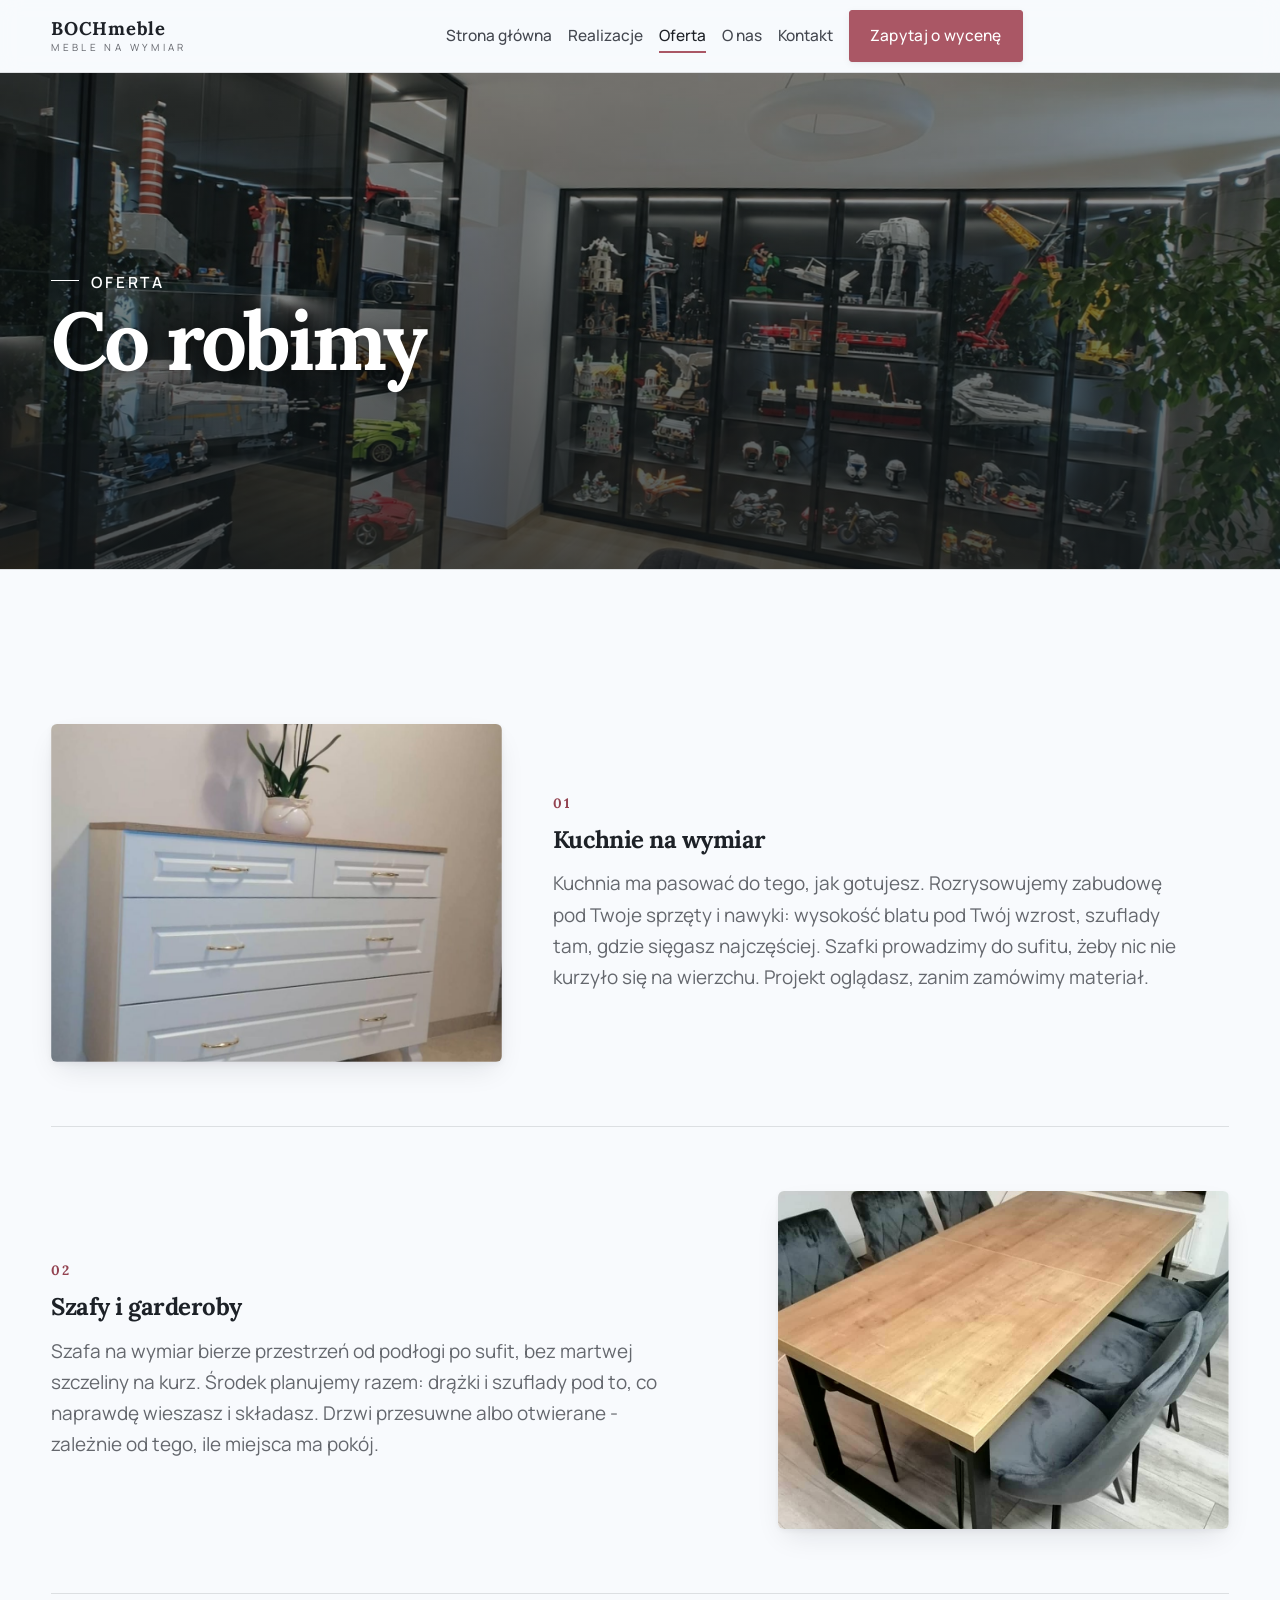
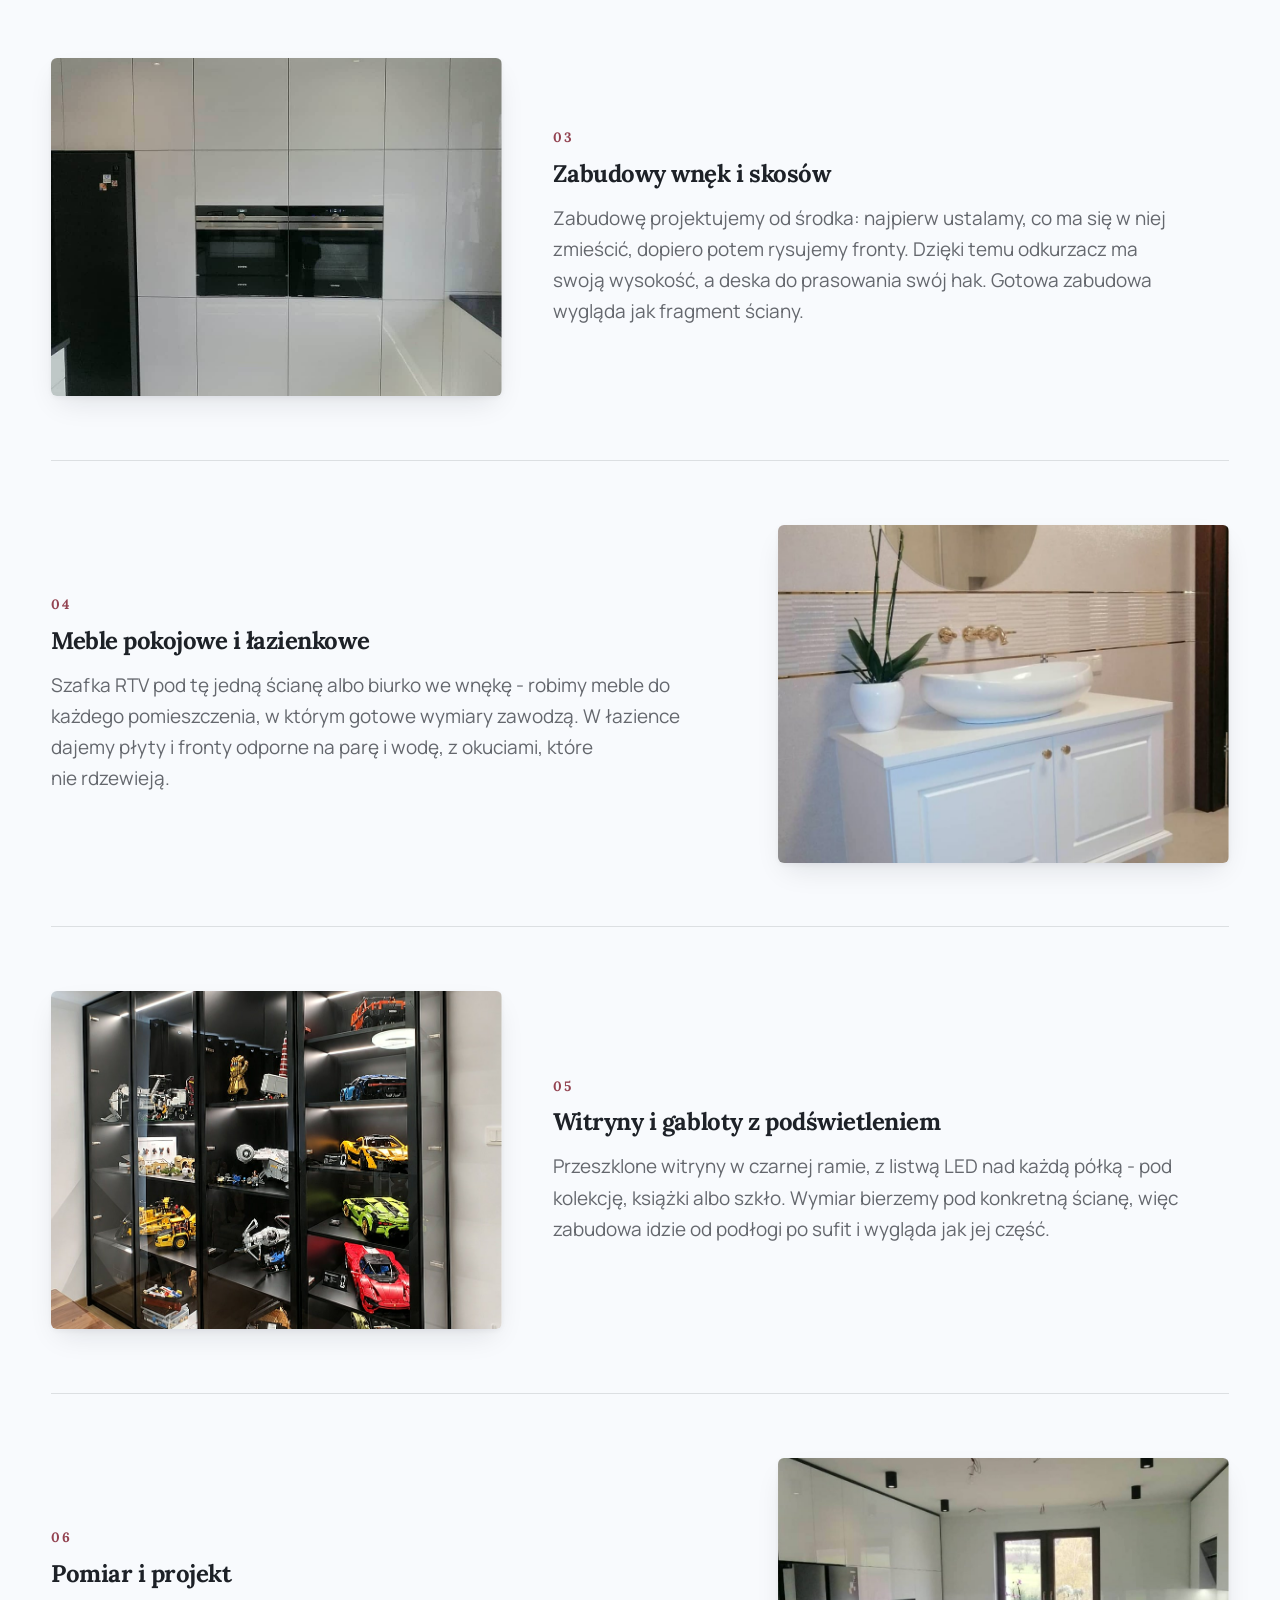
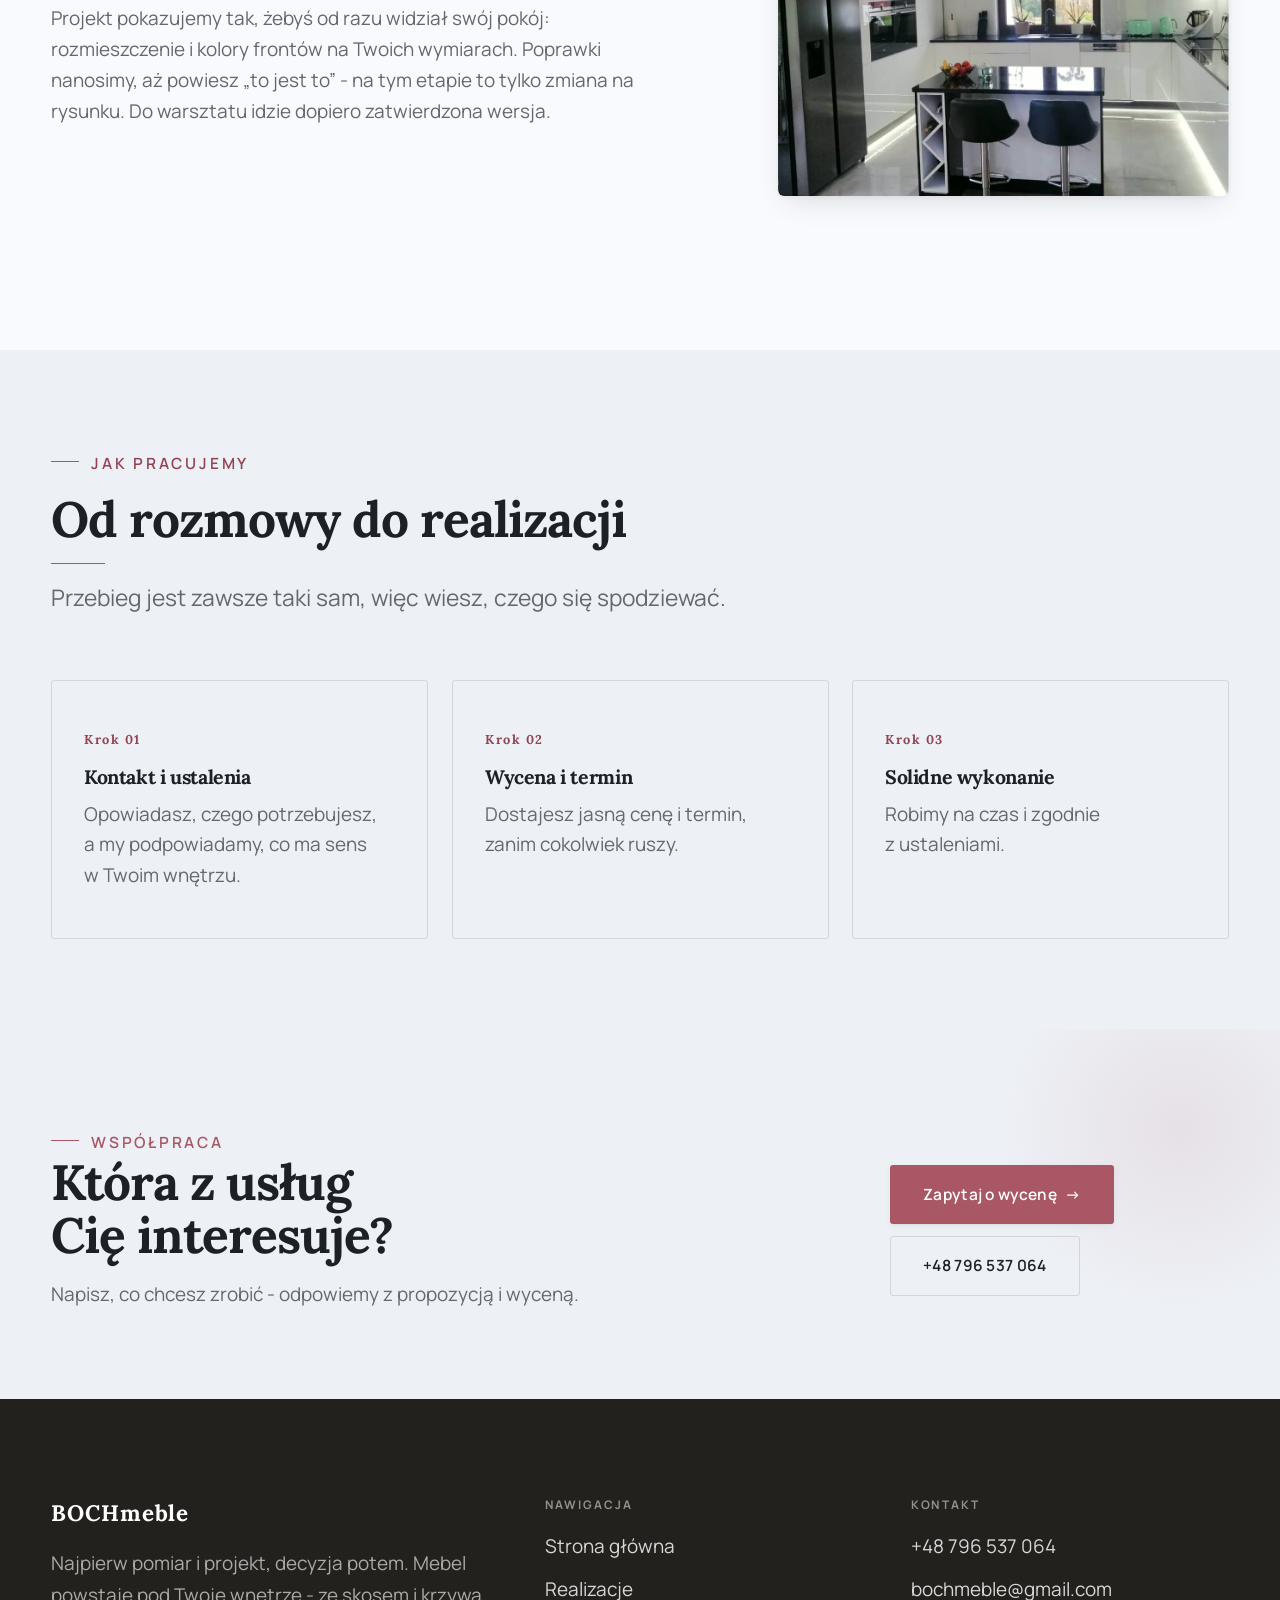
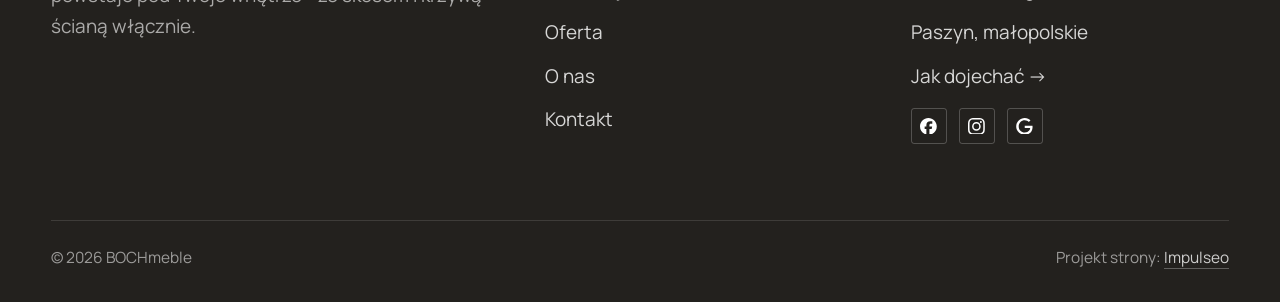
<file: oferta.html>
<!DOCTYPE html>
<html lang="pl">
<head>
<meta charset="UTF-8">
<meta name="viewport" content="width=device-width, initial-scale=1.0">
<title>Oferta - BOCHmeble</title>
<meta name="description" content="Meble na wymiar w Paszynie: kuchnie, szafy i zabudowy pod Twoje wnętrze. Pomiar i projekt, jedna cena, montaż z gwarancją. Zadzwoń: +48 796 537 064.">
<link rel="canonical" href="https://kris20032.github.io/bochmeble/oferta.html">
<meta name="robots" content="noindex, nofollow">
<meta property="og:type" content="website">
<meta property="og:locale" content="pl_PL">
<meta property="og:site_name" content="BOCHmeble">
<meta property="og:title" content="Oferta - BOCHmeble">
<meta property="og:description" content="Meble na wymiar w Paszynie: kuchnie, szafy i zabudowy pod Twoje wnętrze. Pomiar i projekt, jedna cena, montaż z gwarancją. Zadzwoń: +48 796 537 064.">
<meta property="og:url" content="https://kris20032.github.io/bochmeble/oferta.html">
<meta property="og:image" content="https://kris20032.github.io/bochmeble/img/og.jpg">
<meta property="og:image:width" content="1200">
<meta property="og:image:height" content="630">
<meta name="twitter:card" content="summary_large_image">
<link rel="preconnect" href="https://fonts.googleapis.com">
<link rel="preconnect" href="https://fonts.gstatic.com" crossorigin>
<link href="https://fonts.googleapis.com/css2?family=Lora:wght@500;600;700&family=Manrope:wght@400;500;600&display=swap" rel="stylesheet">
<link rel="stylesheet" href="assets/styles.css?v=70dfc832">
</head>
<body>

<header class="nav">
  <div class="wrap nav-inner">
    <a class="brand" href="index.html"><span class="name">BOCHmeble</span><span class="sub">Meble na wymiar</span></a>
    <nav class="nav-links">
      <a href="index.html">Strona główna</a>
      <a href="realizacje.html">Realizacje</a>
      <a href="oferta.html" class="active" aria-current="page">Oferta</a>
      <a href="o-nas.html">O nas</a>
      <a href="kontakt.html">Kontakt</a>
      <a href="kontakt.html" class="btn btn-accent">Zapytaj o wycenę</a>
    </nav>
    <button class="nav-toggle" aria-label="Menu"><span></span><span></span><span></span></button>
  </div>
</header>

<main>
<section class="pagehead">
  <img src="img/g1.jpg" alt="BOCHmeble - Co robimy" width="1584" height="818" decoding="async">
  <div class="wrap">
    <span class="eyebrow">Oferta</span>
    <h1>Co robimy</h1>
  </div>
</section>
<section>
  <div class="wrap">
    <div class="svc-row reveal">
      <div class="svc-row-art"><img src="img/g12.jpg" alt="Kuchnie na wymiar" loading="lazy" width="1008" height="1008" decoding="async"></div>
      <div>
        <span class="num">01</span>
        <h3>Kuchnie na wymiar</h3>
        <p class="muted">Kuchnia ma pasować do tego, jak gotujesz. Rozrysowujemy zabudowę pod Twoje sprzęty i nawyki: wysokość blatu pod Twój wzrost, szuflady tam, gdzie sięgasz najczęściej. Szafki prowadzimy do sufitu, żeby nic nie kurzyło się na wierzchu. Projekt oglądasz, zanim zamówimy materiał.</p>
      </div>
    </div>
    <div class="svc-row rev reveal">
      <div class="svc-row-art"><img src="img/g13.jpg" alt="Szafy i garderoby" loading="lazy" width="1080" height="1080" decoding="async"></div>
      <div>
        <span class="num">02</span>
        <h3>Szafy i garderoby</h3>
        <p class="muted">Szafa na wymiar bierze przestrzeń od podłogi po sufit, bez martwej szczeliny na kurz. Środek planujemy razem: drążki i szuflady pod to, co naprawdę wieszasz i składasz. Drzwi przesuwne albo otwierane - zależnie od tego, ile miejsca ma pokój.</p>
      </div>
    </div>
    <div class="svc-row reveal">
      <div class="svc-row-art"><img src="img/g14.jpg" alt="Zabudowy wnęk i skosów" loading="lazy" width="1080" height="1080" decoding="async"></div>
      <div>
        <span class="num">03</span>
        <h3>Zabudowy wnęk i skosów</h3>
        <p class="muted">Zabudowę projektujemy od środka: najpierw ustalamy, co ma się w niej zmieścić, dopiero potem rysujemy fronty. Dzięki temu odkurzacz ma swoją wysokość, a deska do prasowania swój hak. Gotowa zabudowa wygląda jak fragment ściany.</p>
      </div>
    </div>
    <div class="svc-row rev reveal">
      <div class="svc-row-art"><img src="img/g15.jpg" alt="Meble pokojowe i łazienkowe" loading="lazy" width="1022" height="1022" decoding="async"></div>
      <div>
        <span class="num">04</span>
        <h3>Meble pokojowe i łazienkowe</h3>
        <p class="muted">Szafka RTV pod tę jedną ścianę albo biurko we wnękę - robimy meble do każdego pomieszczenia, w którym gotowe wymiary zawodzą. W łazience dajemy płyty i fronty odporne na parę i wodę, z okuciami, które nie rdzewieją.</p>
      </div>
    </div>
    <div class="svc-row reveal">
      <div class="svc-row-art"><img src="img/g9.jpg" alt="Witryny i gabloty z podświetleniem" loading="lazy" width="1048" height="1048" decoding="async"></div>
      <div>
        <span class="num">05</span>
        <h3>Witryny i gabloty z podświetleniem</h3>
        <p class="muted">Przeszklone witryny w czarnej ramie, z listwą LED nad każdą półką - pod kolekcję, książki albo szkło. Wymiar bierzemy pod konkretną ścianę, więc zabudowa idzie od podłogi po sufit i wygląda jak jej część.</p>
      </div>
    </div>
    <div class="svc-row rev reveal">
      <div class="svc-row-art"><img src="img/about.jpg" alt="Pomiar i projekt" loading="lazy" width="1048" height="1048" decoding="async"></div>
      <div>
        <span class="num">06</span>
        <h3>Pomiar i projekt</h3>
        <p class="muted">Projekt pokazujemy tak, żebyś od razu widział swój pokój: rozmieszczenie i kolory frontów na Twoich wymiarach. Poprawki nanosimy, aż powiesz „to jest to” - na tym etapie to tylko zmiana na rysunku. Do warsztatu idzie dopiero zatwierdzona wersja.</p>
      </div>
    </div>
  </div>
</section>
<section class="trust">
  <div class="wrap">
    <div class="head reveal">
      <span class="eyebrow">Jak pracujemy</span>
      <h2>Od rozmowy do realizacji</h2>
      <p>Przebieg jest zawsze taki sam, więc wiesz, czego się spodziewać.</p>
    </div>
    <div class="svc-grid">
      <div class="svc reveal"><div class="ic">Krok 01</div><h3>Kontakt i ustalenia</h3><p>Opowiadasz, czego potrzebujesz, a my podpowiadamy, co ma sens w Twoim wnętrzu.</p></div>
      <div class="svc reveal"><div class="ic">Krok 02</div><h3>Wycena i termin</h3><p>Dostajesz jasną cenę i termin, zanim cokolwiek ruszy.</p></div>
      <div class="svc reveal"><div class="ic">Krok 03</div><h3>Solidne wykonanie</h3><p>Robimy na czas i zgodnie z ustaleniami.</p></div>
    </div>
  </div>
</section>
<section class="cta">
  <div class="wrap">
    <div class="reveal">
      <span class="eyebrow">Współpraca</span>
      <h2>Która z usług Cię interesuje?</h2>
      <p>Napisz, co chcesz zrobić - odpowiemy z propozycją i wyceną.</p>
    </div>
    <div class="cta-actions reveal">
      <a href="kontakt.html" class="btn btn-light">Zapytaj o wycenę <span class="arr">→</span></a>
      <a href="tel:+48796537064" class="btn btn-ghost btn-ghost-cta">+48 796 537 064</a>
    </div>
  </div>
</section>
</main>

<footer>
  <div class="wrap">
    <div class="foot-grid">
      <div class="foot-brand">
        <div class="name">BOCHmeble</div>
        <p>Najpierw pomiar i projekt, decyzja potem. Mebel powstaje pod Twoje wnętrze - ze skosem i krzywą ścianą włącznie.</p>
      </div>
      <div class="foot-col">
        <h4>Nawigacja</h4>
        <a href="index.html">Strona główna</a>
        <a href="realizacje.html">Realizacje</a>
        <a href="oferta.html">Oferta</a>
        <a href="o-nas.html">O nas</a>
        <a href="kontakt.html">Kontakt</a>
      </div>
      <div class="foot-col">
        <h4>Kontakt</h4>
        <a href="tel:+48796537064">+48 796 537 064</a>
        <a href="mailto:bochmeble@gmail.com">bochmeble@gmail.com</a>
        <p>Paszyn, małopolskie</p>
        <a href="https://www.google.com/maps/place/BOCHmeble/@49.6179638,20.8080037,17z/data=!4m6!3m5!1s0x473def61e920656b:0xffc344dc98e0b19a!8m2!3d49.6179638!4d20.8080037" target="_blank" rel="noopener">Jak dojechać →</a>
      <div class="foot-soc">
        <a class="soc" href="https://www.facebook.com/BOCHmeble/" target="_blank" rel="noopener" aria-label="Facebook - BOCHmeble"><svg viewBox="0 0 24 24" aria-hidden="true" focusable="false"><path d="M9.101 23.691v-7.98H6.627v-3.667h2.474v-1.58c0-4.085 1.848-5.978 5.858-5.978.401 0 .955.042 1.468.103a8.68 8.68 0 0 1 1.141.195v3.325a8.623 8.623 0 0 0-.653-.036 26.805 26.805 0 0 0-.733-.009c-.707 0-1.259.096-1.675.309a1.686 1.686 0 0 0-.679.622c-.258.42-.374.995-.374 1.752v1.297h3.919l-.386 2.103-.287 1.564h-3.246v8.245C19.396 23.238 24 18.179 24 12.044c0-6.627-5.373-12-12-12s-12 5.373-12 12c0 5.628 3.874 10.35 9.101 11.647Z" fill="currentColor"/></svg></a>
        <a class="soc" href="https://www.instagram.com/bochmeble_/" target="_blank" rel="noopener" aria-label="Instagram - BOCHmeble"><svg viewBox="0 0 24 24" aria-hidden="true" focusable="false"><path d="M7.0301.084c-1.2768.0602-2.1487.264-2.911.5634-.7888.3075-1.4575.72-2.1228 1.3877-.6652.6677-1.075 1.3368-1.3802 2.127-.2954.7638-.4956 1.6365-.552 2.914-.0564 1.2775-.0689 1.6882-.0626 4.947.0062 3.2586.0206 3.6671.0825 4.9473.061 1.2765.264 2.1482.5635 2.9107.308.7889.72 1.4573 1.388 2.1228.6679.6655 1.3365 1.0743 2.1285 1.38.7632.295 1.6361.4961 2.9134.552 1.2773.056 1.6884.069 4.9462.0627 3.2578-.0062 3.668-.0207 4.9478-.0814 1.28-.0607 2.147-.2652 2.9098-.5633.7889-.3086 1.4578-.72 2.1228-1.3881.665-.6682 1.0745-1.3378 1.3795-2.1284.2957-.7632.4966-1.636.552-2.9124.056-1.2809.0692-1.6898.063-4.948-.0063-3.2583-.021-3.6668-.0817-4.9465-.0607-1.2797-.264-2.1487-.5633-2.9117-.3084-.7889-.72-1.4568-1.3876-2.1228C21.2982 1.33 20.628.9208 19.8378.6165 19.074.321 18.2017.1197 16.9244.0645 15.6471.0093 15.236-.005 11.977.0014 8.718.0076 8.31.0215 7.0301.0839m.1402 21.6932c-1.17-.0509-1.8053-.2453-2.2287-.408-.5606-.216-.96-.4771-1.3819-.895-.422-.4178-.6811-.8186-.9-1.378-.1644-.4234-.3624-1.058-.4171-2.228-.0595-1.2645-.072-1.6442-.079-4.848-.007-3.2037.0053-3.583.0607-4.848.05-1.169.2456-1.805.408-2.2282.216-.5613.4762-.96.895-1.3816.4188-.4217.8184-.6814 1.3783-.9003.423-.1651 1.0575-.3614 2.227-.4171 1.2655-.06 1.6447-.072 4.848-.079 3.2033-.007 3.5835.005 4.8495.0608 1.169.0508 1.8053.2445 2.228.408.5608.216.96.4754 1.3816.895.4217.4194.6816.8176.9005 1.3787.1653.4217.3617 1.056.4169 2.2263.0602 1.2655.0739 1.645.0796 4.848.0058 3.203-.0055 3.5834-.061 4.848-.051 1.17-.245 1.8055-.408 2.2294-.216.5604-.4763.96-.8954 1.3814-.419.4215-.8181.6811-1.3783.9-.4224.1649-1.0577.3617-2.2262.4174-1.2656.0595-1.6448.072-4.8493.079-3.2045.007-3.5825-.006-4.848-.0608M16.953 5.5864A1.44 1.44 0 1 0 18.39 4.144a1.44 1.44 0 0 0-1.437 1.4424M5.8385 12.012c.0067 3.4032 2.7706 6.1557 6.173 6.1493 3.4026-.0065 6.157-2.7701 6.1506-6.1733-.0065-3.4032-2.771-6.1565-6.174-6.1498-3.403.0067-6.156 2.771-6.1496 6.1738M8 12.0077a4 4 0 1 1 4.008 3.9921A3.9996 3.9996 0 0 1 8 12.0077" fill="currentColor"/></svg></a>
        <a class="soc" href="https://www.google.com/maps/place/BOCHmeble/@49.6179638,20.8080037,17z/data=!4m6!3m5!1s0x473def61e920656b:0xffc344dc98e0b19a!8m2!3d49.6179638!4d20.8080037" target="_blank" rel="noopener" aria-label="Google - BOCHmeble"><svg viewBox="0 0 24 24" aria-hidden="true" focusable="false"><path d="M12.48 10.92v3.28h7.84c-.24 1.84-.853 3.187-1.787 4.133-1.147 1.147-2.933 2.4-6.053 2.4-4.827 0-8.6-3.893-8.6-8.72s3.773-8.72 8.6-8.72c2.6 0 4.507 1.027 5.907 2.347l2.307-2.307C18.747 1.44 16.133 0 12.48 0 5.867 0 .307 5.387.307 12s5.56 12 12.173 12c3.573 0 6.267-1.173 8.373-3.36 2.16-2.16 2.84-5.213 2.84-7.667 0-.76-.053-1.467-.173-2.053H12.48z" fill="currentColor"/></svg></a>
      </div>
      </div>
    </div>
    <div class="foot-bot">
      <span>© 2026 BOCHmeble</span>
      <span>Projekt strony: <a class="foot-credit" href="https://impulseo.pl" target="_blank" rel="noopener">Impulseo</a></span>
    </div>
  </div>
</footer>
<div class="sticky-reserve"><a class="sr-book" href="kontakt.html">Zapytaj o wycenę</a><a class="sr-call" href="tel:+48796537064" aria-label="Zadzwoń"><svg class="ico-tel" width="16" height="16" viewBox="0 0 24 24" fill="none" aria-hidden="true"><path d="M6.6 10.8a15.5 15.5 0 0 0 6.6 6.6l2.2-2.2a1 1 0 0 1 1-.24 11.4 11.4 0 0 0 3.6.58 1 1 0 0 1 1 1V20a1 1 0 0 1-1 1A17 17 0 0 1 3 4a1 1 0 0 1 1-1h3.5a1 1 0 0 1 1 1c0 1.25.2 2.46.58 3.6a1 1 0 0 1-.25 1l-2.23 2.2Z" fill="currentColor"/></svg></a></div>
<div class="demo-wazne" data-do="2026-10-22" data-cykl="3" hidden><svg class="dw-ico" width="13" height="13" viewBox="0 0 24 24" fill="none" aria-hidden="true"><circle cx="12" cy="12" r="8.6" stroke="currentColor" stroke-width="1.8"/><path d="M12 7.2V12l3.3 2" stroke="currentColor" stroke-width="1.8" stroke-linecap="round"/></svg><span class="dw-txt"></span></div>

<script src="assets/main.js"></script>
</body>
</html>
</file>
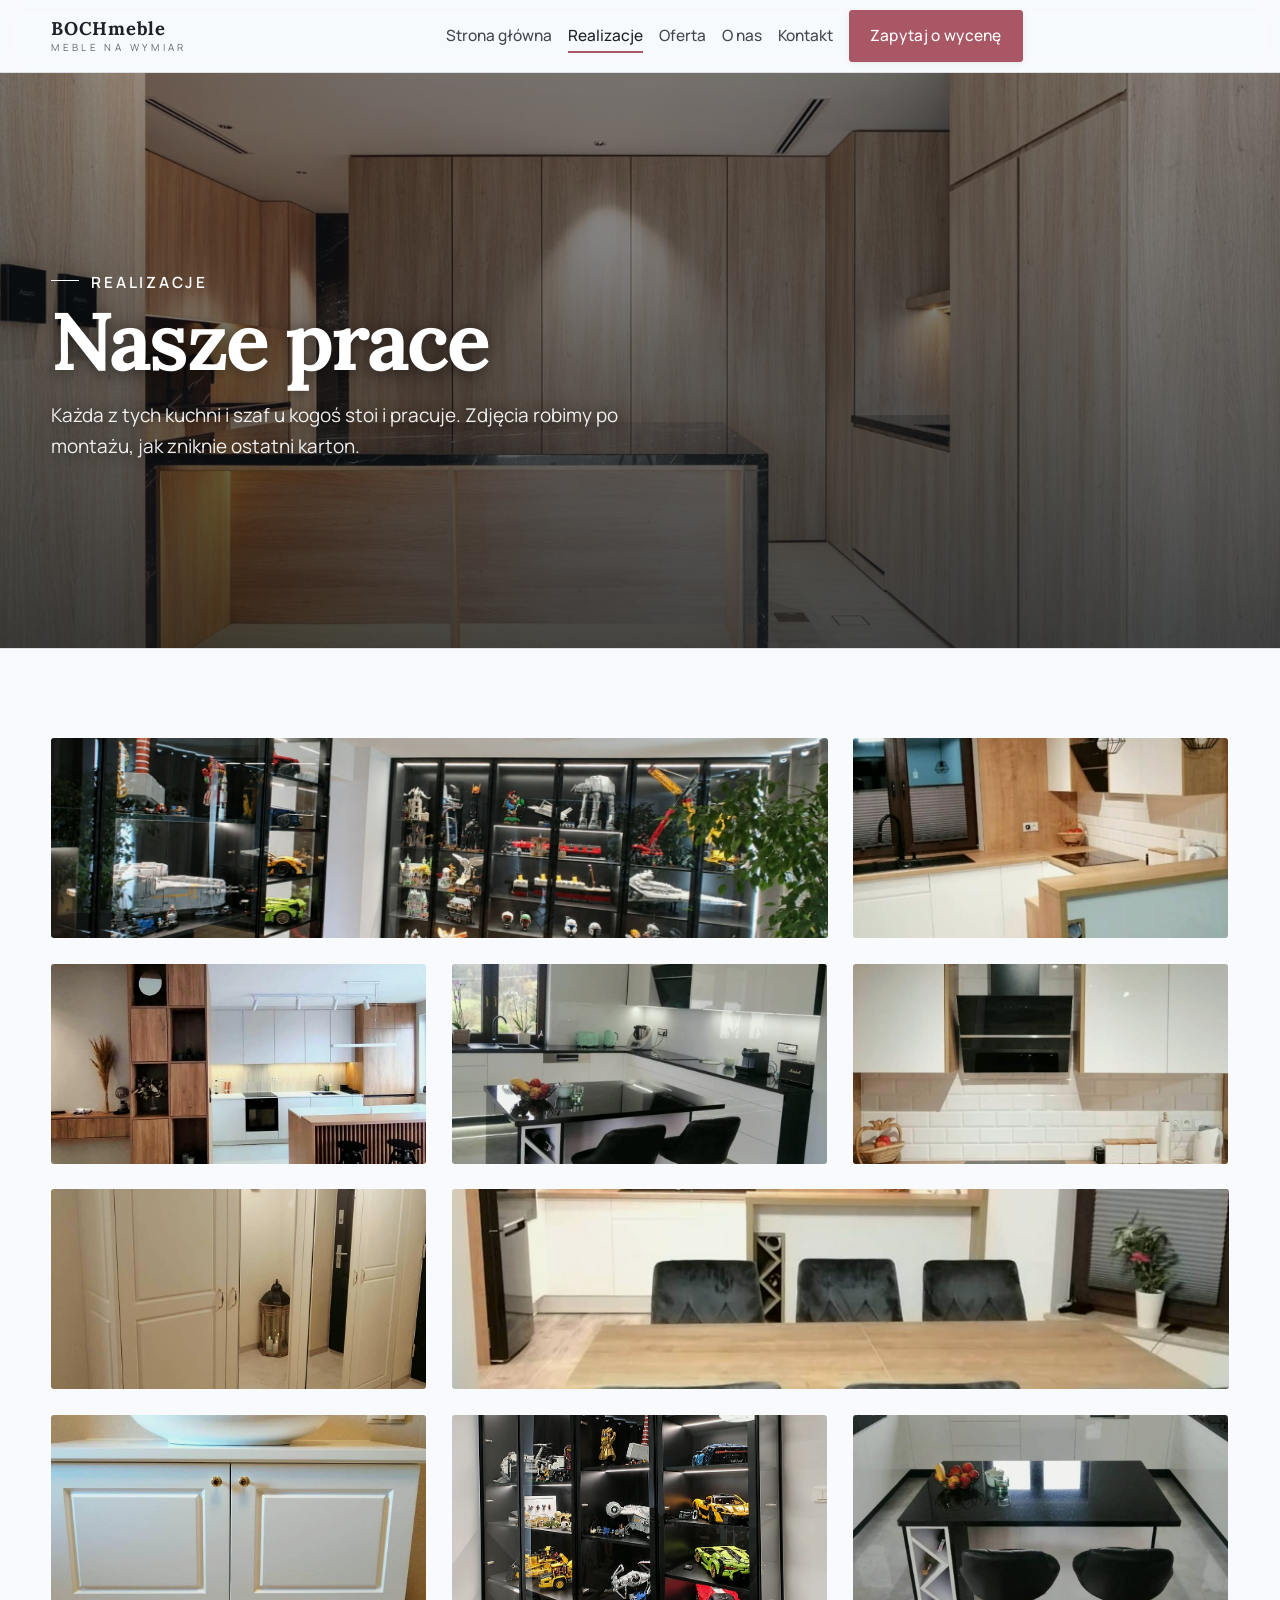
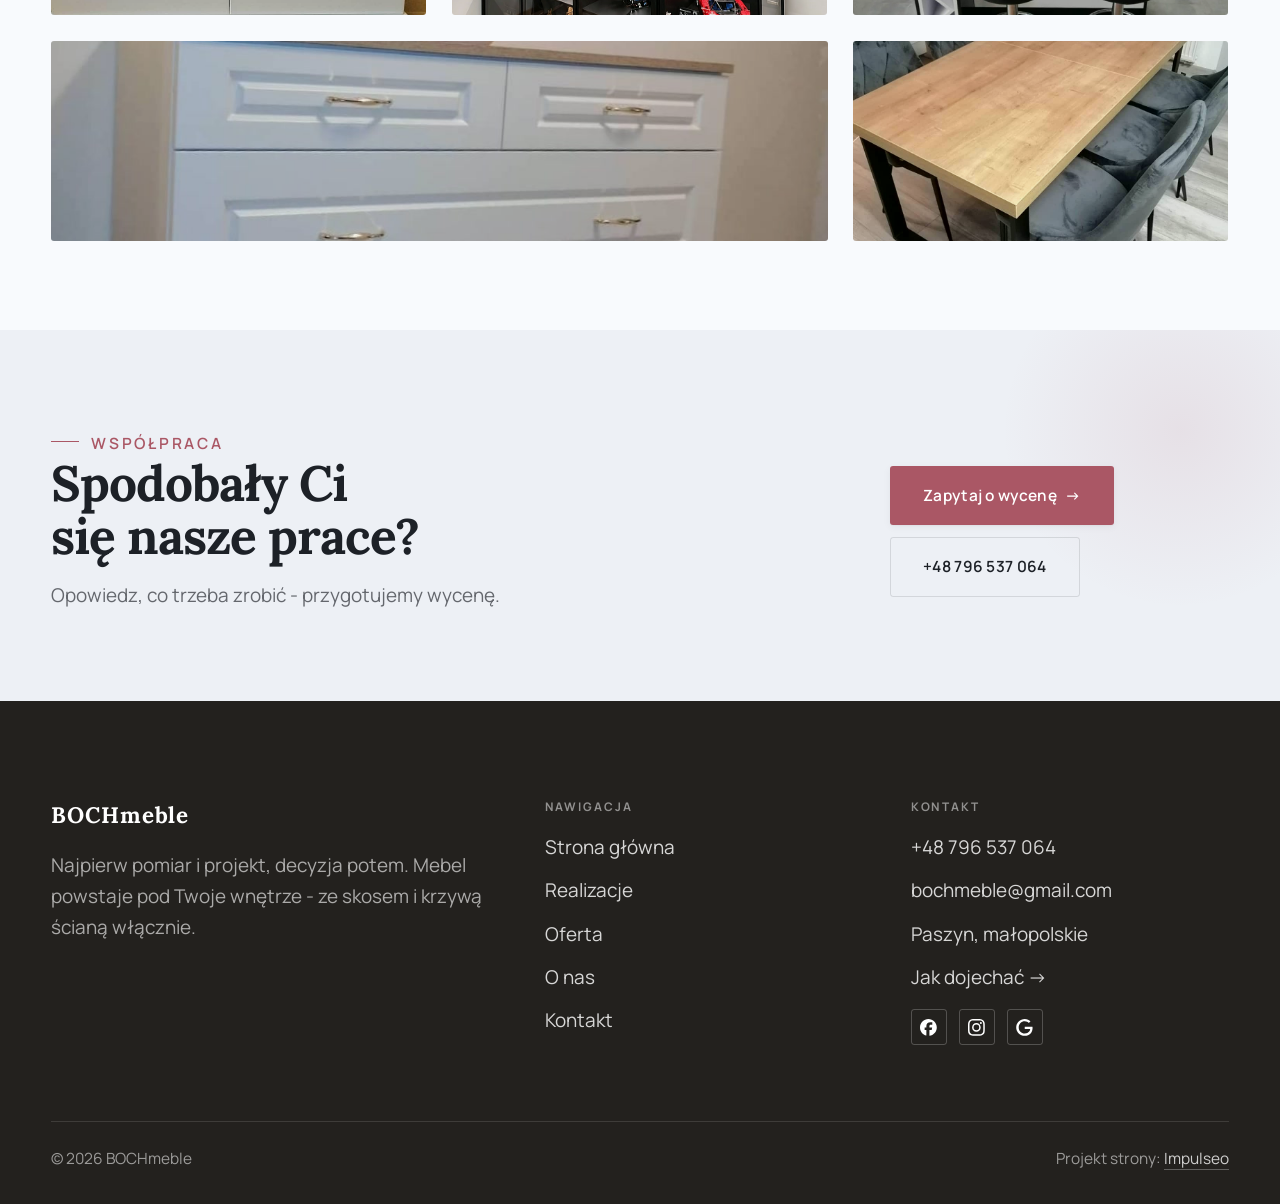
<file: realizacje.html>
<!DOCTYPE html>
<html lang="pl">
<head>
<meta charset="UTF-8">
<meta name="viewport" content="width=device-width, initial-scale=1.0">
<title>Realizacje - BOCHmeble</title>
<meta name="description" content="Realizacje BOCHmeble: Kuchnia na wymiar, Szafa wnękowa, Garderoba, Zabudowa pod skosem, Blat z litego drewna">
<link rel="canonical" href="https://kris20032.github.io/bochmeble/realizacje.html">
<meta name="robots" content="noindex, nofollow">
<meta property="og:type" content="website">
<meta property="og:locale" content="pl_PL">
<meta property="og:site_name" content="BOCHmeble">
<meta property="og:title" content="Realizacje - BOCHmeble">
<meta property="og:description" content="Realizacje BOCHmeble: Kuchnia na wymiar, Szafa wnękowa, Garderoba, Zabudowa pod skosem, Blat z litego drewna">
<meta property="og:url" content="https://kris20032.github.io/bochmeble/realizacje.html">
<meta property="og:image" content="https://kris20032.github.io/bochmeble/img/og.jpg">
<meta property="og:image:width" content="1200">
<meta property="og:image:height" content="630">
<meta name="twitter:card" content="summary_large_image">
<link rel="preconnect" href="https://fonts.googleapis.com">
<link rel="preconnect" href="https://fonts.gstatic.com" crossorigin>
<link href="https://fonts.googleapis.com/css2?family=Lora:wght@500;600;700&family=Manrope:wght@400;500;600&display=swap" rel="stylesheet">
<link rel="stylesheet" href="assets/styles.css?v=70dfc832">
</head>
<body>

<header class="nav">
  <div class="wrap nav-inner">
    <a class="brand" href="index.html"><span class="name">BOCHmeble</span><span class="sub">Meble na wymiar</span></a>
    <nav class="nav-links">
      <a href="index.html">Strona główna</a>
      <a href="realizacje.html" class="active" aria-current="page">Realizacje</a>
      <a href="oferta.html">Oferta</a>
      <a href="o-nas.html">O nas</a>
      <a href="kontakt.html">Kontakt</a>
      <a href="kontakt.html" class="btn btn-accent">Zapytaj o wycenę</a>
    </nav>
    <button class="nav-toggle" aria-label="Menu"><span></span><span></span><span></span></button>
  </div>
</header>

<main>
<section class="pagehead">
  <img src="img/ph1.jpg" alt="BOCHmeble - Nasze prace" width="1080" height="1080" decoding="async">
  <div class="wrap">
    <span class="eyebrow">Realizacje</span>
    <h1>Nasze prace</h1>
    <p>Każda z tych kuchni i szaf u kogoś stoi i pracuje. Zdjęcia robimy po montażu, jak zniknie ostatni karton.</p>
  </div>
</section>
<section>
  <div class="wrap">
    <div class="gallery">
      <div class="tile t-two3 reveal"><img src="img/g1.jpg" alt="BOCHmeble" loading="lazy" width="1584" height="818" decoding="async"></div>
      <div class="tile t-third reveal"><img src="img/g2.jpg" alt="BOCHmeble" loading="lazy" width="956" height="956" decoding="async"></div>
      <div class="tile t-third reveal"><img src="img/g3.jpg" alt="BOCHmeble" loading="lazy" width="1080" height="1080" decoding="async"></div>
      <div class="tile t-third reveal"><img src="img/g4.jpg" alt="BOCHmeble" loading="lazy" width="998" height="998" decoding="async"></div>
      <div class="tile t-third reveal"><img src="img/g5.jpg" alt="BOCHmeble" loading="lazy" width="1054" height="1054" decoding="async"></div>
      <div class="tile t-third reveal"><img src="img/g6.jpg" alt="BOCHmeble" loading="lazy" width="1080" height="1080" decoding="async"></div>
      <div class="tile t-two3 reveal"><img src="img/g7.jpg" alt="BOCHmeble" loading="lazy" width="1034" height="1034" decoding="async"></div>
      <div class="tile t-third reveal"><img src="img/g8.jpg" alt="BOCHmeble" loading="lazy" width="1080" height="1080" decoding="async"></div>
      <div class="tile t-third reveal"><img src="img/g9.jpg" alt="BOCHmeble" loading="lazy" width="941" height="941" decoding="async"></div>
      <div class="tile t-third reveal"><img src="img/g10.jpg" alt="BOCHmeble" loading="lazy" width="1048" height="1048" decoding="async"></div>
      <div class="tile t-two3 reveal"><img src="img/g12.jpg" alt="BOCHmeble" loading="lazy" width="1008" height="1008" decoding="async"></div>
      <div class="tile t-third reveal"><img src="img/g13.jpg" alt="BOCHmeble" loading="lazy" width="1080" height="1080" decoding="async"></div>
    </div>
  </div>
</section>
<section class="cta">
  <div class="wrap">
    <div class="reveal">
      <span class="eyebrow">Współpraca</span>
      <h2>Spodobały Ci się nasze prace?</h2>
      <p>Opowiedz, co trzeba zrobić - przygotujemy wycenę.</p>
    </div>
    <div class="cta-actions reveal">
      <a href="kontakt.html" class="btn btn-light">Zapytaj o wycenę <span class="arr">→</span></a>
      <a href="tel:+48796537064" class="btn btn-ghost btn-ghost-cta">+48 796 537 064</a>
    </div>
  </div>
</section>
</main>

<footer>
  <div class="wrap">
    <div class="foot-grid">
      <div class="foot-brand">
        <div class="name">BOCHmeble</div>
        <p>Najpierw pomiar i projekt, decyzja potem. Mebel powstaje pod Twoje wnętrze - ze skosem i krzywą ścianą włącznie.</p>
      </div>
      <div class="foot-col">
        <h4>Nawigacja</h4>
        <a href="index.html">Strona główna</a>
        <a href="realizacje.html">Realizacje</a>
        <a href="oferta.html">Oferta</a>
        <a href="o-nas.html">O nas</a>
        <a href="kontakt.html">Kontakt</a>
      </div>
      <div class="foot-col">
        <h4>Kontakt</h4>
        <a href="tel:+48796537064">+48 796 537 064</a>
        <a href="mailto:bochmeble@gmail.com">bochmeble@gmail.com</a>
        <p>Paszyn, małopolskie</p>
        <a href="https://www.google.com/maps/place/BOCHmeble/@49.6179638,20.8080037,17z/data=!4m6!3m5!1s0x473def61e920656b:0xffc344dc98e0b19a!8m2!3d49.6179638!4d20.8080037" target="_blank" rel="noopener">Jak dojechać →</a>
      <div class="foot-soc">
        <a class="soc" href="https://www.facebook.com/BOCHmeble/" target="_blank" rel="noopener" aria-label="Facebook - BOCHmeble"><svg viewBox="0 0 24 24" aria-hidden="true" focusable="false"><path d="M9.101 23.691v-7.98H6.627v-3.667h2.474v-1.58c0-4.085 1.848-5.978 5.858-5.978.401 0 .955.042 1.468.103a8.68 8.68 0 0 1 1.141.195v3.325a8.623 8.623 0 0 0-.653-.036 26.805 26.805 0 0 0-.733-.009c-.707 0-1.259.096-1.675.309a1.686 1.686 0 0 0-.679.622c-.258.42-.374.995-.374 1.752v1.297h3.919l-.386 2.103-.287 1.564h-3.246v8.245C19.396 23.238 24 18.179 24 12.044c0-6.627-5.373-12-12-12s-12 5.373-12 12c0 5.628 3.874 10.35 9.101 11.647Z" fill="currentColor"/></svg></a>
        <a class="soc" href="https://www.instagram.com/bochmeble_/" target="_blank" rel="noopener" aria-label="Instagram - BOCHmeble"><svg viewBox="0 0 24 24" aria-hidden="true" focusable="false"><path d="M7.0301.084c-1.2768.0602-2.1487.264-2.911.5634-.7888.3075-1.4575.72-2.1228 1.3877-.6652.6677-1.075 1.3368-1.3802 2.127-.2954.7638-.4956 1.6365-.552 2.914-.0564 1.2775-.0689 1.6882-.0626 4.947.0062 3.2586.0206 3.6671.0825 4.9473.061 1.2765.264 2.1482.5635 2.9107.308.7889.72 1.4573 1.388 2.1228.6679.6655 1.3365 1.0743 2.1285 1.38.7632.295 1.6361.4961 2.9134.552 1.2773.056 1.6884.069 4.9462.0627 3.2578-.0062 3.668-.0207 4.9478-.0814 1.28-.0607 2.147-.2652 2.9098-.5633.7889-.3086 1.4578-.72 2.1228-1.3881.665-.6682 1.0745-1.3378 1.3795-2.1284.2957-.7632.4966-1.636.552-2.9124.056-1.2809.0692-1.6898.063-4.948-.0063-3.2583-.021-3.6668-.0817-4.9465-.0607-1.2797-.264-2.1487-.5633-2.9117-.3084-.7889-.72-1.4568-1.3876-2.1228C21.2982 1.33 20.628.9208 19.8378.6165 19.074.321 18.2017.1197 16.9244.0645 15.6471.0093 15.236-.005 11.977.0014 8.718.0076 8.31.0215 7.0301.0839m.1402 21.6932c-1.17-.0509-1.8053-.2453-2.2287-.408-.5606-.216-.96-.4771-1.3819-.895-.422-.4178-.6811-.8186-.9-1.378-.1644-.4234-.3624-1.058-.4171-2.228-.0595-1.2645-.072-1.6442-.079-4.848-.007-3.2037.0053-3.583.0607-4.848.05-1.169.2456-1.805.408-2.2282.216-.5613.4762-.96.895-1.3816.4188-.4217.8184-.6814 1.3783-.9003.423-.1651 1.0575-.3614 2.227-.4171 1.2655-.06 1.6447-.072 4.848-.079 3.2033-.007 3.5835.005 4.8495.0608 1.169.0508 1.8053.2445 2.228.408.5608.216.96.4754 1.3816.895.4217.4194.6816.8176.9005 1.3787.1653.4217.3617 1.056.4169 2.2263.0602 1.2655.0739 1.645.0796 4.848.0058 3.203-.0055 3.5834-.061 4.848-.051 1.17-.245 1.8055-.408 2.2294-.216.5604-.4763.96-.8954 1.3814-.419.4215-.8181.6811-1.3783.9-.4224.1649-1.0577.3617-2.2262.4174-1.2656.0595-1.6448.072-4.8493.079-3.2045.007-3.5825-.006-4.848-.0608M16.953 5.5864A1.44 1.44 0 1 0 18.39 4.144a1.44 1.44 0 0 0-1.437 1.4424M5.8385 12.012c.0067 3.4032 2.7706 6.1557 6.173 6.1493 3.4026-.0065 6.157-2.7701 6.1506-6.1733-.0065-3.4032-2.771-6.1565-6.174-6.1498-3.403.0067-6.156 2.771-6.1496 6.1738M8 12.0077a4 4 0 1 1 4.008 3.9921A3.9996 3.9996 0 0 1 8 12.0077" fill="currentColor"/></svg></a>
        <a class="soc" href="https://www.google.com/maps/place/BOCHmeble/@49.6179638,20.8080037,17z/data=!4m6!3m5!1s0x473def61e920656b:0xffc344dc98e0b19a!8m2!3d49.6179638!4d20.8080037" target="_blank" rel="noopener" aria-label="Google - BOCHmeble"><svg viewBox="0 0 24 24" aria-hidden="true" focusable="false"><path d="M12.48 10.92v3.28h7.84c-.24 1.84-.853 3.187-1.787 4.133-1.147 1.147-2.933 2.4-6.053 2.4-4.827 0-8.6-3.893-8.6-8.72s3.773-8.72 8.6-8.72c2.6 0 4.507 1.027 5.907 2.347l2.307-2.307C18.747 1.44 16.133 0 12.48 0 5.867 0 .307 5.387.307 12s5.56 12 12.173 12c3.573 0 6.267-1.173 8.373-3.36 2.16-2.16 2.84-5.213 2.84-7.667 0-.76-.053-1.467-.173-2.053H12.48z" fill="currentColor"/></svg></a>
      </div>
      </div>
    </div>
    <div class="foot-bot">
      <span>© 2026 BOCHmeble</span>
      <span>Projekt strony: <a class="foot-credit" href="https://impulseo.pl" target="_blank" rel="noopener">Impulseo</a></span>
    </div>
  </div>
</footer>
<div class="sticky-reserve"><a class="sr-book" href="kontakt.html">Zapytaj o wycenę</a><a class="sr-call" href="tel:+48796537064" aria-label="Zadzwoń"><svg class="ico-tel" width="16" height="16" viewBox="0 0 24 24" fill="none" aria-hidden="true"><path d="M6.6 10.8a15.5 15.5 0 0 0 6.6 6.6l2.2-2.2a1 1 0 0 1 1-.24 11.4 11.4 0 0 0 3.6.58 1 1 0 0 1 1 1V20a1 1 0 0 1-1 1A17 17 0 0 1 3 4a1 1 0 0 1 1-1h3.5a1 1 0 0 1 1 1c0 1.25.2 2.46.58 3.6a1 1 0 0 1-.25 1l-2.23 2.2Z" fill="currentColor"/></svg></a></div>
<div class="demo-wazne" data-do="2026-10-22" data-cykl="3" hidden><svg class="dw-ico" width="13" height="13" viewBox="0 0 24 24" fill="none" aria-hidden="true"><circle cx="12" cy="12" r="8.6" stroke="currentColor" stroke-width="1.8"/><path d="M12 7.2V12l3.3 2" stroke="currentColor" stroke-width="1.8" stroke-linecap="round"/></svg><span class="dw-txt"></span></div>

<script src="assets/main.js"></script>
</body>
</html>
</file>
<file: assets/styles.css>
/* ============================================================
   STOLBASZ — premium, architektoniczny B2B fit-out
   Jasna paleta, zero brązu. System wg premium-web-craft.
   Projekt strony: Impulseo (impulseo.pl)
   ============================================================ */

:root{
  /* PALETA — jasna, architektoniczna, chłodna */
  --paper:#F3F1EC;          /* główne tło */
  --paper-2:#E6E3DB;        /* sekcje alternatywne (chłodny jasny szary) */
  --paper-3:#E6E3DB;        /* delikatne wypełnienia */
  --ink:#23211E;            /* tekst główny — chłodny grafit */
  --ink-soft:#43403A;       /* nagłówki drugorzędne */
  --muted:#87837A;          /* tekst poboczny */
  --line:rgba(35,33,30,.12);/* hairline */
  --accent:#8A6B3C;         /* stonowany petrol-slate — jedyny akcent */
  --accent-d:#6E5430;
  --accent-soft:rgba(138,107,60,.10);
  --dark:#23211E;           /* sekcje ciemne (stopka/CTA) */

  /* HOVER ZDJĘĆ — JEDEN standard dla całego silnika (decyzja K. 04.08.2026, artefakt z wariantami).
     AKTUALNE (K.+Szymon 09.08.2026, wybór z artefaktu 6 wariantów): zoom 1.05 przy 1.4s -
     przy tak długim czasie mocniejszy kadr NIE skacze, tylko „oddycha". Poprzedni standard
     (1.02 / .55s z 04.08) odbierany jako dynamiczny i szybki.
     Spoczynek lekko przygaszony, ale TYLKO tam, gdzie jest mysz (@media hover:hover) —
     na telefonie zdjęcia zostają w pełnej jasności. */
  --img-zoom:1.05;                   /* K.+Szymon 09.08: wariant F z artefaktu porównawczego */
  --img-rest:brightness(.95) saturate(.99);
  --img-hot:brightness(1.06) saturate(1.05);
  --img-dur:1.4s;                    /* K.+Szymon 09.08 (wariant F): powoli = elegancko */
  --img-ease:cubic-bezier(.16,.84,.44,1);  /* miękki ogon, efekt „oddychania" */

  /* ODSTĘPY — skala 4/8 */
  --space-1:4px; --space-2:8px; --space-3:12px; --space-4:16px; --space-5:24px;
  --space-6:32px; --space-7:48px; --space-8:64px; --space-9:96px; --space-10:128px;

  /* TYPOGRAFIA — fluid clamp() (skala podbita 16.07.2026: większe, czytelniejsze litery — uwaga Adama) */
  --text-sm:clamp(.9rem,.87rem + .12vw,1rem);
  --text-base:clamp(1.08rem,1.04rem + .18vw,1.2rem);
  --text-lg:clamp(1.24rem,1.15rem + .34vw,1.44rem);
  --text-h3:clamp(1.34rem,1.22rem + .55vw,1.66rem);
  --text-h2:clamp(2.1rem,1.66rem + 2.1vw,3.1rem);
  --text-h1:clamp(2.9rem,2.1rem + 4vw,5.1rem);

  /* PROMIENIE — architektoniczne, raczej ostre */
  --r-sm:3px; --r-md:6px; --r-lg:10px;

  /* RUCH */
  --ease:cubic-bezier(.25,.46,.45,.94); --dur:.24s;

  /* CIENIE — miękkie, warstwowe */
  --sh-sm:0 1px 2px rgba(16,24,32,.04), 0 2px 8px rgba(16,24,32,.05);
  --sh-md:0 2px 6px rgba(16,24,32,.05), 0 12px 28px -8px rgba(16,24,32,.12);
  --sh-lg:0 6px 14px rgba(16,24,32,.07), 0 26px 56px -18px rgba(16,24,32,.22);

  --hairline:1px solid var(--line);

  --font-display:'Lora',serif;
  --font-body:'Manrope',sans-serif;
}

*{box-sizing:border-box;margin:0;padding:0}
html{scroll-behavior:smooth}
body{
  font-family:var(--font-body);
  font-size:var(--text-base);
  line-height:1.65;
  color:var(--ink);
  background:var(--paper);
  -webkit-font-smoothing:antialiased;
  text-rendering:optimizeLegibility;
}
img{max-width:100%;height:auto;display:block}  /* height:auto = width/height z atrybutów trzyma proporcje (TOP#12) */
a{color:inherit;text-decoration:none}

.wrap{width:min(92%,1180px);margin-inline:auto}
section{padding-block:clamp(52px,6.5vw,96px)}

h1,h2,h3{font-family:var(--font-display);font-weight:700;line-height:1.08;letter-spacing:-.02em;color:var(--ink)}
h1{font-size:var(--text-h1);letter-spacing:-.035em}
h2{font-size:var(--text-h2);letter-spacing:-.025em}
h3{font-size:var(--text-h3)}
/* MIARA — długość wiersza. WCAG 2.2 SC 1.4.8: max 80 znaków; Butterick: 45–90.
   68ch daje realnie 72–78 znaków polskiego tekstu, czyli z zapasem pod granicą.
   Wcześniej limit miał TYLKO <p> — <li>, <blockquote> i <dd> nie miały żadnego,
   i to jedyny powód, dla którego 23 bloki na dwóch oddanych stronach jadą po
   83–106 znaków w wierszu (pomiar 07.08.2026, bramka `miara`).
   ⚠️ Listy i definicje ograniczamy TYLKO bez klasy: `ul`/`ol` z klasą to u nas
   układ (siatki kafli, menu), a nie tekst ciągły — tam miarę wyznacza układ. */
/* 60ch, nie 68ch (K. 10.08): po zmianie fontów na węższe kroje (DM Sans i spółka)
   w 68ch mieściło się ~90 znaków - bramka pikselowa słusznie zgłaszała przekroczenie
   granicy 80. Pomiar na żywej przeglądarce: 60ch = 90 znaków, 53ch = ~78 znaków, czyli normę WCAG 1.4.8. */
:root{ --miara:53ch }
p{max-width:min(100%,var(--miara))}
blockquote,
ul:not([class])>li, ol:not([class])>li,
dl:not([class])>dd{max-width:min(100%,var(--miara))}

/* ⚠️ Świadomie BEZ wyjątku `.tile p,.card p,.svc p{max-width:none}`, choć nasuwa się sam:
   te akapity BYŁY już ograniczone (stare `p{max-width:65ch}`), więc „wyjątek" nie odblokowałby
   niczego nowego — tylko ROZLUŹNIŁ stan sprzed zmiany na wszystkich demach naraz.
   `figcaption` żadna z reguł wyżej nie dotyczy, więc też nie potrzebuje zwolnienia. */

/* ŁAMANIE. `balance` wyrównuje długości wierszy w nagłówku, `pretty` pilnuje ostatniego
   wiersza akapitu, żeby nie został w nim jeden wyraz. Obsługiwane od Chrome 117 /
   Safari 17.5; starsze przeglądarki po prostu ignorują tę własność.
   `text-wrap:pretty` nie występowało dotąd ANI RAZ w silniku ani w repo klientów. */
h1,h2,h3,.lead,.lede{text-wrap:balance}
p,li,blockquote,dd{text-wrap:pretty}

.eyebrow{
  font-family:var(--font-body);
  font-size:var(--text-sm);
  font-weight:600;
  letter-spacing:.18em;
  text-transform:uppercase;
  color:var(--accent);
  display:inline-flex;align-items:center;gap:var(--space-3);
}
/* flex:none + margin-top = kreska trzyma się PIERWSZEJ linii. Wcześniej align-items:center
   centrowało ją względem całego bloku i przy zawinięciu (długi kicker typu
   „…WNĘTRZ · LESZNO · OD 2019") druga linia lądowała z brzydkim wcięciem. */
.eyebrow{align-items:flex-start}
.eyebrow>*,.eyebrow{text-wrap:balance}   /* dlugi kicker lamal sie na sierote typu samo „2019" w drugiej linii */
.eyebrow::before{content:"";width:28px;height:1px;background:var(--accent);display:inline-block;flex:none;margin-top:.62em}

.muted{color:var(--muted)}
.lead{font-size:var(--text-lg);line-height:1.55;color:var(--ink-soft);max-width:50ch}

/* ---------- BUTTONS ---------- */
.btn{
  display:inline-flex;align-items:center;gap:var(--space-2);
  font-weight:600;font-size:var(--text-sm);letter-spacing:.02em;
  padding:var(--space-4) var(--space-6);
  border-radius:var(--r-sm);
  transition:transform var(--dur) var(--ease),box-shadow var(--dur) var(--ease),background var(--dur) var(--ease);
  cursor:pointer;border:1px solid transparent;
}
.btn-accent{background:var(--accent);color:#fff;box-shadow:var(--sh-sm)}
.btn-accent:hover{background:var(--accent-d);transform:translateY(-2px);box-shadow:var(--sh-md)}
.btn-accent:active{transform:translateY(0);box-shadow:var(--sh-sm)}
.btn-ghost{background:transparent;color:var(--ink);border-color:var(--line)}
.btn-ghost:hover{border-color:var(--accent);color:var(--accent);transform:translateY(-2px)}
.btn-light{background:#fff;color:var(--ink);box-shadow:var(--sh-sm)}
.btn-light:hover{transform:translateY(-2px);box-shadow:var(--sh-md)}
.btn .arr{transition:transform var(--dur) var(--ease)}
.btn:hover .arr{transform:translateX(4px)}

/* ---------- NAV ---------- */
.nav{
  position:sticky;top:0;z-index:50;
  background:color-mix(in srgb,var(--paper) 88%,transparent);
  backdrop-filter:saturate(140%) blur(10px);
  border-bottom:var(--hairline);
}
.nav-inner{display:flex;align-items:center;justify-content:space-between;gap:var(--space-5);height:72px}
/* ANTY-NACHODZENIE (K. 05.08.2026): długa nazwa firmy + przycisk z pełnym numerem nie mieściły się w pasku
   i flex ściskał linki PONIŻEJ ich treści - "Kontakt" wchodził na ramkę "Zadzwoń +48 ...". Teraz ustępuje
   nazwa marki (skrót wielokropkiem), a menu i przycisk nigdy się nie kurczą ani nie zachodzą na siebie. */
.brand{display:flex;flex-direction:column;line-height:1;min-width:0;flex:0 1 auto}
.brand .name{font-family:var(--font-display);font-weight:800;font-size:1.35rem;letter-spacing:.04em;white-space:nowrap;overflow:hidden;text-overflow:ellipsis}
.brand .sub{font-size:.62rem;letter-spacing:.34em;text-transform:uppercase;color:var(--muted);margin-top:5px;white-space:nowrap;overflow:hidden;text-overflow:ellipsis}
.nav-links{display:flex;align-items:center;gap:var(--space-6);flex:0 0 auto}
.nav-links a{font-size:var(--text-sm);font-weight:500;color:var(--ink-soft);position:relative;padding-block:4px;white-space:nowrap;transition:color var(--dur) var(--ease)}
.nav-links a::after{content:"";position:absolute;left:0;bottom:0;width:0;height:1.5px;background:var(--accent);transition:width var(--dur) var(--ease)}
.nav-links a:hover,.nav-links a.active{color:var(--ink)}
.nav-links a:hover::after,.nav-links a.active::after{width:100%}
.nav-links .btn{padding:var(--space-2) var(--space-5)}
/* przyciski w nav: właściwy kolor (przebij .nav-links a) + bez podkreślenia */
.nav-links a.btn-accent{color:#fff}
.nav-links a.btn-ghost,.nav-links a.btn-light{color:var(--ink)}
/* CTA w pasku: NIE podkreślenie spod linków menu, ale ten sam przelatujący błysk,
   co na wszystkich innych przyciskach (zgłoszenie K. 13.08.2026 - „na hero jest efekt
   światła przechodzącego przez przycisk, na navbarze go nie ma, a mają być identyczne").
   Reguła `.nav-links a::after` jest silniejsza od `.btn::after`, więc trzeba jej
   geometrię wyzerować i wpisać połysk z nazwy - samo `display:none` gasiło efekt. */
.nav-links a.btn::after{
  display:block;content:"";position:absolute;inset:0;z-index:-1;pointer-events:none;
  width:auto;height:auto;border-radius:inherit;   /* kasuje geometrię podkreślenia (width:0;height:1.5px) */
  background:linear-gradient(100deg,transparent 32%,rgba(255,255,255,.20) 50%,transparent 68%);
  translate:-120% 0}
@media (prefers-reduced-motion:no-preference){
  .nav-links a.btn:hover::after{translate:120% 0;transition:translate .75s var(--mt-ease,cubic-bezier(.16,.84,.44,1))}
}
.nav-toggle{display:none;background:none;border:none;cursor:pointer;flex-direction:column;gap:5px;padding:8px}
.nav-toggle span{width:24px;height:2px;background:var(--ink);transition:var(--dur)}
/* Ciasny zakres MIĘDZY menu mobilnym a pełnym pulpitem: zbijamy odstępy i nazwę marki,
   żeby wszystko zmieściło się naturalnie, zanim w ogóle dojdzie do skracania wielokropkiem. */
@media(max-width:1280px) and (min-width:921px){
  .nav-links{gap:var(--space-4)}
  .nav-links .btn{padding:var(--space-2) var(--space-4)}
  .brand .name{font-size:1.15rem}
}

/* ---------- HERO (split) ---------- */
.hero{position:relative;overflow:hidden;border-bottom:var(--hairline)}
.hero-grid{display:grid;grid-template-columns:1.05fr .95fr;gap:clamp(24px,4vw,60px);align-items:center;
  padding-block:clamp(36px,4.5vw,64px)}
.hero-copy .eyebrow{margin-bottom:var(--space-5)}
.hero-copy h1{margin-bottom:var(--space-5)}
.hero-copy .lead{margin-bottom:var(--space-7)}
.hero-actions{display:flex;flex-wrap:wrap;gap:var(--space-4)}
.hero-art{position:relative;aspect-ratio:4/3;border-radius:var(--r-lg);overflow:hidden;box-shadow:var(--sh-lg)}
.hero-art img{width:100%;height:100%;object-fit:cover}
.hero-art::after{content:"";position:absolute;inset:0;background:linear-gradient(180deg,transparent 55%,rgba(18,24,28,.28))}
.hero-badge{position:absolute;left:var(--space-5);bottom:var(--space-5);z-index:2;
  background:rgba(252,252,251,.94);backdrop-filter:blur(4px);
  border-radius:var(--r-md);padding:var(--space-4) var(--space-5);box-shadow:var(--sh-md);max-width:78%}
.hero-badge strong{display:block;font-family:var(--font-display);font-size:1rem;letter-spacing:-.01em}
.hero-badge span{font-size:var(--text-sm);color:var(--muted)}

/* ---------- HERO duży / kinowy (strona główna) ---------- */
.hero-cine{position:relative;min-height:clamp(560px,82vh,840px);min-height:clamp(560px,82svh,840px);display:flex;align-items:center;overflow:hidden;border-bottom:var(--hairline)}
.hero-cine>img{position:absolute;inset:0;width:100%;height:100%;object-fit:cover;z-index:0}
.hero-cine::after{content:"";position:absolute;inset:0;z-index:1;
  background:linear-gradient(95deg,rgba(13,18,23,.86) 0%,rgba(13,18,23,.64) 32%,rgba(13,18,23,.24) 62%,rgba(13,18,23,.04) 100%)}
.hero-cine .wrap{position:relative;z-index:2;padding-block:var(--space-8)}
.hero-cine .hero-copy{max-width:660px}
.hero-cine .eyebrow{color:#fff;margin-bottom:var(--space-5)}
.hero-cine .eyebrow::before{background:#fff}
.hero-cine h1{color:#fff;margin-bottom:var(--space-5);font-size:clamp(2.9rem,2rem + 4.4vw,5.2rem);text-wrap:balance}
.hero-cine .lead{color:rgba(255,255,255,.92);max-width:48ch;margin-bottom:var(--space-7)}
.hero-cine .hero-actions{display:flex;flex-wrap:wrap;gap:var(--space-4)}
/* NISKIE OKNO (laptop z dokiem i paskami przeglądarki ma ~700-780 px wysokości widoku):
   H1 do 5.2rem + długi lead nie mieściły się i przyciski wypadały POD krawędź ekranu -
   klient widział stronę bez ani jednego CTA. Skalujemy w dół, zamiast przycinać treść. */
@media(min-width:821px) and (max-height:820px){
  .hero-cine{min-height:clamp(520px,94svh,780px)}
  .hero-cine .wrap{padding-block:var(--space-6)}
  .hero-cine h1{font-size:clamp(2.2rem,1.5rem + 2.6vw,3.6rem);margin-bottom:var(--space-4)}
  .hero-cine .eyebrow{margin-bottom:var(--space-4)}
  .hero-cine .lead{margin-bottom:var(--space-5);max-width:44ch}
}
@media(max-width:680px){
  .hero-cine{min-height:clamp(520px,76vh,640px);min-height:clamp(520px,76svh,640px);align-items:flex-end}
  .hero-cine::after{background:linear-gradient(0deg,rgba(13,18,23,.9) 6%,rgba(13,18,23,.45) 55%,rgba(13,18,23,.25) 100%)}
  .hero-cine .wrap{padding-bottom:var(--space-9)}
  /* TELEFON (~90% oglądających): lead potrafił zająć 8 linii i zepchnąć CTA poza pierwszy ekran.
     Zwężamy interlinię i skalę - treści nie ucinamy, bo to ona sprzedaje. */
  .hero-cine .lead{font-size:.98rem;line-height:1.5;margin-bottom:var(--space-5)}
  .hero-cine .eyebrow{font-size:.72rem;letter-spacing:.13em;margin-bottom:var(--space-4)}
  .hero-cine .eyebrow::before{width:20px}
  .hero-cine h1{margin-bottom:var(--space-4)}
}

/* full-bleed hero variant (podstrony) */
.pagehead{position:relative;min-height:46vh;min-height:46svh;display:flex;align-items:flex-end;overflow:hidden;border-bottom:var(--hairline)}
.pagehead img{position:absolute;inset:0;width:100%;height:100%;object-fit:cover}
/* 10.08.2026 (decyzja K.): mocniejsze przyciemnienie + cień pod tekstem. Bramka mierzyła na
   nagłówkach podstron 3,38-3,43:1 przy wymaganych 4,5 — jasne zdjęcie (hala, śnieg, niebo)
   podchodziło pod biały tekst. Zdjęcia klientów są różne, więc kontrast musi dawać WARSTWA,
   a nie szczęśliwy dobór kadru. */
.pagehead::after{content:"";position:absolute;inset:0;background:linear-gradient(180deg,rgba(18,24,28,.40),rgba(18,24,28,.76))}
.pagehead .wrap{position:relative;z-index:2;padding-block:var(--space-9);color:#fff}
.pagehead h1{color:#fff;max-width:18ch;text-shadow:0 2px 16px rgba(0,0,0,.55)}
.pagehead .eyebrow{color:#fff}
.pagehead .eyebrow::before{background:#fff}
.pagehead p{color:rgba(255,255,255,.92);margin-top:var(--space-4);max-width:54ch;text-shadow:0 1px 12px rgba(0,0,0,.5)}

/* ---------- STRIP (pasek skrótów / liczby) ---------- */
.strip{background:var(--dark);color:#fff}
/* PASEK HASEŁ — standard 04.08.2026 (decyzja K.): 5 haseł w JEDNYM rzędzie, tekst WYŚRODKOWANY,
   węższe marginesy boczne niż reszta strony (pasek ma iść szerzej), równe wysokości kolumn. */
.strip .wrap{width:min(96%,1440px);display:grid;grid-template-columns:repeat(5,1fr);
  gap:var(--space-5);padding-block:var(--space-7);align-items:stretch}
.strip .item .k{font-family:var(--font-display);font-size:clamp(1.05rem,.82rem + .85vw,1.55rem);
  font-weight:800;letter-spacing:-.02em;color:#fff;line-height:1.18;text-wrap:balance}
.strip .item .v{font-size:var(--text-sm);color:rgba(255,255,255,.66);margin-top:var(--space-2);line-height:1.4}
.strip .item{border-left:2px solid var(--accent);padding-inline:var(--space-4);
  text-align:center;display:flex;flex-direction:column;justify-content:center}
/* liczba kolumn = liczba haseł, żeby ostatnie nie zostawało samo w drugim rzędzie.
   Klasę n-N nadaje multipage.py; domyślnie (bez klasy) pasek jest 5-kolumnowy. */
.strip.n-2 .wrap{grid-template-columns:repeat(2,1fr)}
.strip.n-3 .wrap{grid-template-columns:repeat(3,1fr)}
.strip.n-4 .wrap{grid-template-columns:repeat(4,1fr);gap:var(--space-6)}
.strip.n-4 .item .k{font-size:clamp(1.3rem,1rem + 1.1vw,2rem)}
.strip.n-6 .wrap{grid-template-columns:repeat(6,1fr);gap:var(--space-4)}
.strip.n-6 .item .k{font-size:clamp(.98rem,.8rem + .7vw,1.35rem)}
/* równe łamanie: zamiast "długa linia + jedno słowo" obie linie zbliżonej długości */
.strip .item .k{text-wrap:balance}

/* ---------- SECTION HEAD ---------- */
.head{max-width:48rem;margin-bottom:var(--space-8)}
.head.center{margin-inline:auto;text-align:center}
.head .eyebrow{margin-bottom:var(--space-4)}
.head h2{margin-bottom:var(--space-4)}
.head p{color:var(--muted);font-size:var(--text-lg);line-height:1.55}
.head.center p{margin-inline:auto}

/* ---------- INTRO SPLIT ---------- */
.split{display:grid;grid-template-columns:.92fr 1.08fr;gap:clamp(28px,5vw,80px);align-items:center}
.split.rev{grid-template-columns:1.08fr .92fr}
.split.rev .split-art{order:-1}
.split-art{position:relative;aspect-ratio:5/4;border-radius:var(--r-lg);overflow:hidden;box-shadow:var(--sh-lg)}
.split-art img{width:100%;height:100%;object-fit:cover}
.split-copy h2{margin-bottom:var(--space-5)}
.split-copy p+p{margin-top:var(--space-4)}
.split-copy .btn{margin-top:var(--space-6)}

/* ---------- SERVICES (zakres) ---------- */
.svc-grid{display:grid;grid-template-columns:repeat(auto-fit,minmax(280px,1fr));gap:var(--space-5)}
.svc{background:#fff;border:var(--hairline);border-radius:var(--r-md);padding:var(--space-7) var(--space-6);
  transition:transform var(--dur) var(--ease),box-shadow var(--dur) var(--ease),border-color var(--dur) var(--ease);
  position:relative;overflow:hidden}
.svc::before{content:"";position:absolute;left:0;top:0;width:3px;height:0;background:var(--accent);transition:height var(--dur) var(--ease)}
.svc:hover{transform:translateY(-4px);box-shadow:var(--sh-md);border-color:transparent}
.svc:hover::before{height:100%}
.svc .ic{font-family:var(--font-display);font-size:.8rem;font-weight:700;letter-spacing:.12em;color:var(--accent);margin-bottom:var(--space-4)}
.svc h3{margin-bottom:var(--space-3);font-size:1.22rem}
.svc p{color:var(--muted);font-size:var(--text-base);line-height:1.6}

/* big detailed service rows */
.svc-row{display:grid;grid-template-columns:.8fr 1.2fr;gap:clamp(20px,4vw,60px);align-items:center;padding-block:var(--space-8)}
.svc-row+.svc-row{border-top:var(--hairline)}
.svc-row.rev{grid-template-columns:1.2fr .8fr}
/* Naprzemienny układ wierszy oferty: co drugi wiersz ma zdjęcie po PRAWEJ.
   Było `order:-1` — martwy kod, bo zdjęcie i tak jest pierwszym dzieckiem w HTML,
   więc wszystkie wiersze wyglądały identycznie (zdjęcie zawsze z lewej), a `rev`
   zmieniało tylko szerokość kolumn. Znalezione 29.07.2026 przy różnicowaniu kierunków
   animacji (pomiar pozycji: art.mid 390/502 przy row.mid 756 — zawsze lewa strona). */
.svc-row.rev .svc-row-art{order:2}
.svc-row-art{aspect-ratio:4/3;border-radius:var(--r-md);overflow:hidden;box-shadow:var(--sh-md)}
.svc-row-art img{width:100%;height:100%;object-fit:cover}
.svc-row h3{font-size:1.5rem;margin-bottom:var(--space-4)}
.svc-row .num{font-family:var(--font-display);font-size:.85rem;font-weight:700;letter-spacing:.14em;color:var(--accent);display:block;margin-bottom:var(--space-3)}
.svc-row ul{list-style:none;margin-top:var(--space-4);display:flex;flex-direction:column;gap:var(--space-2)}
.svc-row li{position:relative;padding-left:var(--space-5);color:var(--muted);font-size:var(--text-base)}
.svc-row li::before{content:"";position:absolute;left:0;top:.62em;width:8px;height:1px;background:var(--accent)}

/* ---------- GALLERY (realizacje) ---------- */
.gallery{display:grid;grid-template-columns:repeat(12,1fr);gap:var(--space-4);grid-auto-rows:200px}
/* GALERIA MASONRY — pionowe zdjęcia (portrety beauty/wellness) bez przycinania: kolumny, height auto */
.gallery-masonry{column-count:3;column-gap:var(--space-4)}
@media(max-width:900px){.gallery-masonry{column-count:2}}
@media(max-width:560px){.gallery-masonry{column-count:1}}
.gallery-masonry .m-tile{break-inside:avoid;margin:0 0 var(--space-4);padding:0;position:relative;overflow:hidden;border-radius:var(--r-md);border:1px solid var(--line)}
.gallery-masonry .m-tile img{width:100%;height:auto;display:block}
.gallery-masonry .m-tile .cap{position:absolute;left:0;right:0;bottom:0;padding:var(--space-4);color:#fff;background:linear-gradient(0deg,rgba(0,0,0,.55),transparent);font-size:var(--text-sm)}
.gallery-masonry .m-tile .cap small{display:block;font-weight:400;opacity:.78;letter-spacing:.04em;text-transform:uppercase;font-size:.66rem;margin-top:3px}
.tile{position:relative;overflow:hidden;border-radius:var(--r-md);box-shadow:var(--sh-sm);
  transition:transform var(--dur) var(--ease),box-shadow var(--dur) var(--ease)}
.tile img{width:100%;height:100%;object-fit:cover;
  transition:transform var(--img-dur) var(--img-ease),filter var(--img-dur) var(--img-ease)}
.tile:hover{box-shadow:var(--sh-md)}
.tile .cap{position:absolute;left:0;right:0;bottom:0;padding:var(--space-5) var(--space-4) var(--space-4);
  /* mocniejszy spad + cien pod tekstem: na JASNYCH zdjeciach klienta (biale fronty, sciany)
     slaby gradient dawal kontrast ~1.5:1 zamiast wymaganych 3.6:1 (bramka wygladu, 10.08.2026) */
  background:linear-gradient(transparent 10%,rgba(18,24,28,.55) 40%,rgba(18,24,28,.88) 68%,rgba(18,24,28,.99));color:#fff;
  text-shadow:0 1px 2px rgba(0,0,0,.85),0 2px 10px rgba(0,0,0,.55);
  font-size:var(--text-sm);font-weight:600;letter-spacing:.01em;
  opacity:0;transform:translateY(8px);transition:var(--dur) var(--ease)}
.tile:hover .cap{opacity:1;transform:translateY(0)}
.tile .cap small{display:block;font-weight:400;opacity:.78;letter-spacing:.04em;text-transform:uppercase;font-size:.66rem;margin-top:3px}
/* bento spans */
.t-wide{grid-column:span 6}
.t-tall{grid-column:span 6;grid-row:span 2}
.t-std{grid-column:span 6}
.t-third{grid-column:span 4}
.t-two3{grid-column:span 8}

/* ---------- TRUST / WIARYGODNOŚĆ ---------- */
.trust{background:var(--paper-2)}
.trust-grid{display:grid;grid-template-columns:repeat(auto-fit,minmax(240px,1fr));gap:var(--space-5);margin-top:var(--space-7)}
.trust-card{background:#fff;border-radius:var(--r-md);padding:var(--space-7) var(--space-6);box-shadow:var(--sh-sm);border-top:3px solid var(--accent)}
.trust-card .big{font-family:var(--font-display);font-size:clamp(1.8rem,1.3rem + 1.6vw,2.6rem);font-weight:800;letter-spacing:-.02em;color:var(--ink);line-height:1}
.trust-card h3{font-size:1.12rem;margin:var(--space-3) 0 var(--space-2)}
.trust-card p{color:var(--muted);font-size:var(--text-base);line-height:1.55}

/* ---------- CTA band ---------- */
.cta{background:var(--dark);color:#fff;position:relative;overflow:hidden}
/* telefon w CTA: na ciemnym tle biały (domyślnie), rodziny z JASNYM tłem CTA
   nadpisują to u siebie - wcześniej kolor siedział w stylu inline i wygrywał z rodziną. */
.cta .btn-ghost-cta{color:#fff;border-color:rgba(255,255,255,.3)}
.cta .wrap{display:grid;grid-template-columns:1.4fr .6fr;gap:var(--space-7);align-items:center;position:relative;z-index:2}
.cta h2{color:#fff;max-width:20ch}
.cta p{color:rgba(255,255,255,.74);margin-top:var(--space-4)}
.cta-actions{display:flex;flex-direction:column;gap:var(--space-3);align-items:flex-start}
.cta::before{content:"";position:absolute;right:-80px;top:-80px;width:360px;height:360px;border-radius:50%;
  background:radial-gradient(circle,var(--accent-soft),transparent 70%)}

/* ---------- CONTACT ---------- */
.contact-grid{display:grid;grid-template-columns:.85fr 1.15fr;gap:clamp(28px,4vw,56px);align-items:start}
.info-list{display:flex;flex-direction:column;gap:var(--space-2)}
.info-row{display:flex;gap:var(--space-4);align-items:flex-start;padding-block:var(--space-4);border-bottom:var(--hairline)}
.info-row .ic{flex:none;width:42px;height:42px;display:grid;place-items:center;border-radius:50%;
  background:var(--accent-soft);color:var(--accent);font-size:1.05rem}
.info-row .lbl{font-size:.72rem;letter-spacing:.14em;text-transform:uppercase;color:var(--muted)}
.info-row .val{font-weight:600;font-size:var(--text-base);margin-top:2px}
.info-row a.val:hover{color:var(--accent)}
.map{border:none;border-radius:var(--r-lg);box-shadow:var(--sh-md);width:100%;height:100%;min-height:380px;filter:grayscale(.2) contrast(1.02)}
.form{background:#fff;border:var(--hairline);border-radius:var(--r-lg);padding:clamp(24px,3vw,40px);box-shadow:var(--sh-sm)}
.form .fld{margin-bottom:var(--space-5)}
.form label{display:block;font-size:var(--text-sm);font-weight:600;margin-bottom:var(--space-2)}
.form input,.form textarea{width:100%;font-family:inherit;font-size:var(--text-base);color:var(--ink);
  padding:var(--space-4);border:var(--hairline);border-radius:var(--r-sm);background:var(--paper);transition:border-color var(--dur)}
.form input:focus,.form textarea:focus{outline:none;border-color:var(--accent);background:#fff}
.form textarea{resize:vertical;min-height:120px}
.form .note{font-size:var(--text-sm);color:var(--muted);margin-top:var(--space-3)}

/* ---------- FOOTER ---------- */
footer{background:var(--dark);color:#fff;padding-block:var(--space-9) var(--space-6)}
.foot-grid{display:grid;grid-template-columns:1.4fr 1fr 1fr;gap:var(--space-7);margin-bottom:var(--space-8)}
.foot-brand .name{font-family:var(--font-display);font-weight:800;font-size:1.4rem;letter-spacing:.04em}
.foot-brand p{color:rgba(255,255,255,.62);margin-top:var(--space-4);font-size:var(--text-base);max-width:38ch}
.foot-col h4{font-size:.74rem;letter-spacing:.16em;text-transform:uppercase;color:rgba(255,255,255,.5);margin-bottom:var(--space-4)}
.foot-col a,.foot-col p{display:block;color:rgba(255,255,255,.82);font-size:var(--text-base);margin-bottom:var(--space-3)}
.foot-col a:hover{color:#fff}
.foot-bot{border-top:1px solid rgba(255,255,255,.12);padding-top:var(--space-5);display:flex;justify-content:space-between;flex-wrap:wrap;gap:var(--space-3);
  font-size:var(--text-sm);color:rgba(255,255,255,.55)}
.foot-bot a:hover{color:#fff}
/* Podpis w stopce = klikalny link do impulseo.pl (31.07.2026). Ma być WIDOCZNIE klikalny,
   ale nie krzyczeć - stąd sam kolor jaśniejszy + delikatne podkreślenie na najeździe. */
.foot-bot a.foot-credit{color:rgba(255,255,255,.78);text-decoration:none;border-bottom:1px solid rgba(255,255,255,.28)}
.foot-bot a.foot-credit:hover{color:#fff;border-bottom-color:#fff}

/* ---------- REVEAL ---------- */
.reveal{opacity:0;transform:translateY(22px);transition:opacity .6s var(--ease),transform .6s var(--ease)}
.reveal.in{opacity:1;transform:none}

/* ---------- RESPONSIVE ---------- */
@media(max-width:920px){
  .hero-grid,.split,.split.rev,.svc-row,.svc-row.rev,.cta .wrap,.contact-grid,.foot-grid{grid-template-columns:1fr}
  .split.rev .split-art,.svc-row.rev .svc-row-art{order:0}
  .hero-art{aspect-ratio:16/10;max-height:420px}
  .strip .wrap,.strip.n-2 .wrap,.strip.n-3 .wrap,.strip.n-4 .wrap,.strip.n-6 .wrap{grid-template-columns:repeat(2,1fr);gap:var(--space-6)}
  .strip .item .k,.strip.n-6 .item .k{font-size:clamp(1.3rem,1.1rem + 1vw,2rem)}
  .gallery{grid-auto-rows:180px}
  .t-wide,.t-tall,.t-std,.t-third,.t-two3{grid-column:span 6}
  .t-tall{grid-row:span 1}
  .cta-actions{flex-direction:row;flex-wrap:wrap}
  .foot-grid{gap:var(--space-6)}
}
@media(max-width:680px){
  .nav-links{position:fixed;inset:72px 0 auto 0;background:var(--paper);flex-direction:column;align-items:stretch;
    gap:0;padding:var(--space-4) 6%;border-bottom:var(--hairline);box-shadow:var(--sh-md);
    transform:translateY(-120%);transition:transform var(--dur) var(--ease)}
  .nav-links.open{transform:translateY(0)}
  .nav-links a{padding-block:var(--space-4);border-bottom:var(--hairline)}
  .nav-links .btn{margin-top:var(--space-3);justify-content:center}
  .nav-toggle{display:flex}
  .strip .wrap,.strip.n-2 .wrap,.strip.n-3 .wrap,.strip.n-4 .wrap,.strip.n-6 .wrap{grid-template-columns:1fr}
  .gallery{grid-template-columns:repeat(6,1fr)}
  .foot-grid{grid-template-columns:1fr}
}
@media(prefers-reduced-motion:reduce){
  /* audyt 09.08 TOP#14: samo skrócenie duration przy animacji INFINITE = stroboskop
     (pętla .01ms miga ekranem); iteration-count:1 gasi pętlę naprawdę. Pseudoelementy
     też - tła hero (gastro/studio) animują ::before/img, blanket na * ich nie łapał. */
  *,*::before,*::after{animation-duration:.01ms!important;animation-iteration-count:1!important;animation-delay:0s!important;transition:none!important}
  .reveal{opacity:1!important;transform:none!important}
  html{scroll-behavior:auto}
}

/* ============================================================
   PREMIUM LAYER — destylat deep-researchu branż (anty-AI, spokój).
   Zmienne STOLBASZ (--accent/--ink/--paper/--line/--dark). Ruch ledwo
   zauważalny, krzywa cubic-bezier(.16,.84,.44,1); prefers-reduced-motion
   pokryte blanketem wyżej. Karty hairline zamiast cieni = #1 sygnał „nie-AI".
   ============================================================ */

/* więcej oddechu między sekcjami (liderzy: 110-130px) */
section{padding-block:clamp(64px,8vw,128px)}

/* 1) Aksamitny reveal — dłuższa, miękka krzywa zamiast „skoku" */
.reveal{transition:opacity .9s cubic-bezier(.16,.84,.44,1),transform .9s cubic-bezier(.16,.84,.44,1);will-change:opacity,transform}
/* stagger TYLKO w galerii (tam pozycja = porządek dzieci) */
.gallery .reveal:nth-child(2){transition-delay:.07s}
.gallery .reveal:nth-child(3){transition-delay:.14s}
.gallery .reveal:nth-child(4){transition-delay:.21s}
.gallery .reveal:nth-child(5){transition-delay:.28s}
.gallery .reveal:nth-child(6){transition-delay:.35s}

/* 2) Hero STATYCZNY na .hero-cine — Ken Burns CAŁKIEM WYŁĄCZONY 26.06 (3. zgłoszenie Szymona).
   GENEZA: animowanie scale na <img> hero z teksturami (cegły/framugi) re-samplinguje obraz
   klatka po klatce → na części ekranów drobne drganie/shimmer = „heroshot się trzęsie".
   translateY usunięto wcześniej, scale-only + will-change/GPU NIE wystarczyły do GWARANCJI gładkości.
   Krzysztof zażądał pewności („make sure, że błąd się nie pojawi") > efekt. Zero animacji = 0% drgania.
   Delikatny zoom zostaje TYLKO w pełnoekranowych hero gastro/studio (hg-bg/hs-bg — tło, inny
   mechanizm, chwalone, nigdy nie zgłaszane). NIE wracać do KB na .hero-cine bez realnego testu
   na sprzęcie klienta — to ryzyko regresji „trzęsienia”. */
/* BEZPIECZNY "wow" na hero = jednorazowy FADE-IN (opacity), nie zoom.
   opacity nie dotyka bitmapy → gładkie na KAŻDYM zdjęciu/ekranie/GPU, zero ryzyka migotania.
   Geometryczny ruch (scale/translate) na .hero-cine jest ZAKAZANY (bramka pilnuje). */
@keyframes heroFade{from{opacity:0}to{opacity:1}}
.hero-cine>img{transform:none;animation:heroFade 1.1s ease-out both}

/* 3) Akcentowy hairline pod nagłówkiem sekcji, który „rysuje się" przy wejściu */
.head h2{position:relative;padding-bottom:18px}
.head h2::after{content:"";position:absolute;left:0;bottom:0;height:1px;width:0;background:var(--accent);transition:width 1s cubic-bezier(.16,.84,.44,1) .15s}
.head.center h2::after{left:50%;transform:translateX(-50%)}
.head.reveal.in h2::after,.head.center.reveal.in h2::after{width:54px}

/* 4) Karty HAIRLINE zamiast cieni/zaokrągleń (najmocniejszy anty-AI detal) */
.svc{background:transparent;border:1px solid var(--line);border-radius:var(--r-sm);box-shadow:none}
.svc:hover{box-shadow:none;border-color:var(--accent);transform:translateY(-3px)}
.trust-card{background:transparent;box-shadow:none;border:1px solid var(--line);border-top:2px solid var(--accent);border-radius:var(--r-sm)}
.tile{box-shadow:none;border-radius:var(--r-sm)}
.tile:hover{box-shadow:none}

/* 5) Sticky-nav kondensuje się po przewinięciu (sygnał dopracowania) */
.nav{transition:box-shadow .4s ease,background .4s ease}
.nav.is-stuck{box-shadow:0 1px 0 var(--line),0 14px 30px -24px rgba(0,0,0,.45)}
.nav-inner{transition:height .35s var(--ease)}
.nav.is-stuck .nav-inner{height:60px}

/* 6) MANIFESTO — pełnoekranowy cytat-bohater (zastępuje generyczne „Dlaczego my") */
.manifesto{background:var(--paper-2);text-align:center}
.manifesto .wrap{max-width:60rem}
.manifesto p{font-family:var(--font-display);font-style:italic;font-size:clamp(1.6rem,1rem + 2.4vw,2.8rem);line-height:1.32;color:var(--ink-soft);margin-inline:auto;max-width:26ch;position:relative;padding-top:var(--space-8)}
.manifesto p::before{content:"";position:absolute;top:0;left:50%;transform:translateX(-50%);width:54px;height:1px;background:var(--accent)}
.manifesto p span{color:var(--accent);font-style:italic}

/* 7) GATEWAYS — 3 duże bramy-zdjęcia (zamiast paska menu usług) */
.gateways{display:grid;grid-template-columns:repeat(3,1fr);gap:var(--space-4)}
.gateway{position:relative;aspect-ratio:3/4;overflow:hidden;border-radius:var(--r-sm);display:block}
.gateway img{width:100%;height:100%;object-fit:cover;
  transition:transform var(--img-dur) var(--img-ease),filter var(--img-dur) var(--img-ease)}
.gateway::after{content:"";position:absolute;inset:0;background:linear-gradient(180deg,transparent 38%,rgba(18,24,28,.74))}
/* ===== HOVER ZDJĘĆ — jedno miejsce dla WSZYSTKICH kafli ze zdjęciem (K. 04.08.2026) ===== */
@media(hover:hover){
  .tile img,.gateway img,.m-tile img{filter:var(--img-rest)}
  .tile:hover img,
  .gateway:hover img,
  .m-tile:hover img{transform:scale(var(--img-zoom));filter:var(--img-hot)}
}
.m-tile img{transition:transform var(--img-dur) var(--img-ease),filter var(--img-dur) var(--img-ease)}
.gateway .g-ttl{position:absolute;left:0;right:0;bottom:0;z-index:2;padding:var(--space-6) var(--space-5);color:#fff;font-family:var(--font-display);font-size:1.45rem;letter-spacing:-.01em;line-height:1.15}
.gateway .g-ttl small{display:block;font-family:var(--font-body);font-size:var(--text-sm);font-weight:400;opacity:.82;letter-spacing:.03em;margin-top:5px}
@media(max-width:760px){.gateways{grid-template-columns:1fr}.gateway{aspect-ratio:16/10}}

/* 8) LOGO klienta w nagłówku (gdy podane --logo) */
/* 52px domyślnie (feedback Bartka 06.07.2026: 40px ginęło, uwaga padła 3x; ~56px sprawdzone na żywym demie anna-borowiec-makeup) */
.brand-logo{height:64px;width:auto;max-width:300px;object-fit:contain;display:block}
.nav.is-stuck .brand-logo{height:52px}
@media(max-width:680px){.brand-logo{height:46px;max-width:210px}}


/* === RWD: nagłówki na wąskich ekranach (dodane 17.07.2026 razem z fixem clamp) ===
   Po przywróceniu działania clamp() dolna granica --text-h1 (2.9rem) rozpychała
   dokument przy długich polskich słowach na telefonach. Tu ją zjeżdżamy. */
@media (max-width:560px){
  :root{
    --text-h1:clamp(1.9rem, 1.15rem + 4.4vw, 2.7rem);
    --text-h2:clamp(1.5rem, 1rem + 3vw, 2.1rem);
  }
  .hero-cine h1{font-size:clamp(1.9rem, 1.15rem + 4.4vw, 2.7rem)}
  h1,h2{overflow-wrap:break-word}
}

/* GODZINY (godziny_grid z briefu) — dzień po lewej, godziny po prawej. Wcześniej BRAK stylu
   powodował sklejenie "Poniedziałek-Piątek8:00-20:00" (dodane 2026-07-21). Neutralne dla dem bez grafiku. */
.godz{display:flex;flex-direction:column;gap:2px;max-width:440px;margin-top:8px}
.godz-row{display:flex;justify-content:space-between;align-items:baseline;gap:24px;padding:10px 0;border-bottom:1px solid var(--line)}
.godz-row:last-child{border-bottom:0}
.godz-row b{font-weight:600;color:var(--ink)}
.godz-row span{color:var(--muted);white-space:nowrap}

/* === FAQ (lekcja 08.08.2026) ===
   Sekcja faq_klinika() trafia NIE tylko do rodziny „klinika" (multipage.py: także układ FACHOWCY),
   a style leżały wyłącznie w families/klinika.css — u hydraulika/dekarza FAQ renderowało się jako
   goła lista <details> z domyślnym trójkącikiem przeglądarki (wpadka: demo Instalatorstwo Gała).
   Dlatego baza. Rodzina może to nadpisać na wierzchu. */
.faq-list{max-width:48rem;margin:var(--space-8) auto 0;display:flex;flex-direction:column;gap:var(--space-3)}
.faq-item{border:1px solid var(--line);border-radius:var(--r-md);background:var(--paper);padding:var(--space-4) var(--space-5)}
.faq-item summary{font-family:var(--font-display);font-weight:600;color:var(--ink);cursor:pointer;list-style:none;display:flex;justify-content:space-between;gap:1rem}
.faq-item summary::-webkit-details-marker{display:none}
.faq-item summary::after{content:"+";color:var(--accent-d);font-weight:700;font-size:1.2rem;line-height:1}
.faq-item[open] summary::after{content:"-"}
.faq-item p{color:var(--ink-soft);font-size:var(--text-base);line-height:1.6;margin:var(--space-3) 0 0}

/* === LICZBA OPINII PRZY SEKCJI OPINII (08.08.2026, wzorzec irismeble.pl, decyzja K.) ===
   Trzy cytaty bez kontekstu czyta się jak „firma ma trzy opinie". Ta linijka mówi wprost,
   ile ich jest naprawdę - dane i tak przychodzą z reconu i szły dotąd wyłącznie do hero.
   Baza, nie rodzina: sekcja opinii renderuje się we WSZYSTKICH układach, a style opinii
   leżą per rodzina - bez tego u części rodzin linijka byłaby gołym tekstem (ta sama pułapka
   co z FAQ wyżej). Rodzina może nadpisać na wierzchu. */
.op-meta{
  text-align:center;margin:calc(var(--space-3) * -1) 0 var(--space-6);
  color:var(--muted);font-size:var(--text-base);letter-spacing:.01em;
}
.op-meta .ico-star{color:var(--accent-d);margin-right:2px}

/* --- licznik ważności DEMA (pomysł K. 09.08) - tylko wersje pokazowe --- */
.demo-wazne{position:fixed;top:calc(var(--nav-h, 64px) + 14px);right:14px;z-index:95;
  display:inline-flex;align-items:center;gap:.45em;
  background:rgba(21,25,28,.82);color:#fff;font-size:.72rem;font-weight:600;letter-spacing:.01em;
  padding:.42em .8em .42em .62em;border-radius:999px;backdrop-filter:saturate(140%) blur(8px);
  border:1px solid rgba(255,255,255,.14);box-shadow:0 10px 24px -14px rgba(0,0,0,.6);
  pointer-events:none;
  /* NIE pokazuje się przy wejściu (K. 09.08) - wjeżdża dopiero po zejściu z hero */
  opacity:0;transform:translateY(-10px);
  transition:opacity .7s var(--ease),transform .7s var(--ease)}
.demo-wazne.is-on{opacity:1;transform:none}
.demo-wazne .dw-ico{flex:none;opacity:.85}
.demo-wazne b{font-weight:700;font-variant-numeric:tabular-nums;color:#FFD9A3}
.demo-wazne .dw-zeg{font-variant-numeric:tabular-nums;font-feature-settings:"tnum";
  opacity:.72;margin-left:.15em;letter-spacing:.01em}
.demo-wazne.is-pilne{background:rgba(150,32,28,.9);border-color:rgba(255,255,255,.2)}
.demo-wazne .dw-pilne{color:#FFE0DE}
@media(max-width:820px){.demo-wazne{top:auto;bottom:70px;right:10px}}

/* --- pasek mini-opinii pod hero (audyt 09.08 TOP#27) - tylko przy realnych recenzjach --- */
.opinie-mini{padding-block:0;border-bottom:var(--hairline)}
.opinie-mini .om-row{display:grid;grid-template-columns:repeat(3,1fr);gap:var(--space-6);padding-block:var(--space-5)}
.opinie-mini .om-item blockquote{font-size:var(--text-sm);color:var(--ink-soft);line-height:1.5;margin:0}
.opinie-mini .om-autor{display:block;margin-top:var(--space-2);font-size:.78rem;font-weight:600;color:var(--muted);letter-spacing:.04em}
@media(max-width:820px){.opinie-mini .om-row{grid-template-columns:1fr;gap:var(--space-4)}
  .opinie-mini .om-item:nth-child(n+3){display:none}}

/* --- AKCENT-TEKST (audyt 09.08 TOP#11/12, decyzja K.) ---------------------------
   Kolor firmowy jest jasny, dopóki nie musi być literą. --accent zostaje żywy
   (kreski, przyciski, pasek haseł); litera akcentowa na JASNYM tle bierze
   --accent-text (dokleja palette_auto; domyślnie accent-d). Tylko color -
   border/background/pseudo zostają żywe. Ciemna sekcja CTA = wyjątek. */
:root{--accent-text:var(--accent-d)}
.eyebrow, .svc .ic, .svc-row .num, .info-row .ic, .info-row a.val:hover,
.manifesto p span, .faq-item summary::after, .op-meta .ico-star, .op-star,
.fu-cta, .obszar-list li:hover, .btn-ghost:hover, .nav.nav-solid .brand .sub,
.proces-os .pc-cur, .os-on .proces-os .proces-line > li.os-done .pno { color:var(--accent-text) }
.cta .eyebrow { color:var(--accent) }

/* --- dostępność (audyt 09.08 TOP#23, podzbiór bezpieczny) --- */
html{scroll-padding-top:84px}                       /* kotwice nie chowają się pod sticky-nav */
:focus-visible{outline:2px solid var(--accent-text);outline-offset:2px}  /* widoczny fokus tylko z klawiatury */
main{display:block}

/* --- kafelek „Zobacz opinie w Google" (K. 09.08) - znak marki zamiast gołego linku --- */
.op-meta{text-align:center;max-width:none;margin-inline:auto}
.op-google{display:inline-flex;align-items:center;gap:.6em;
  padding:.62em 1.15em;border:1px solid var(--line);border-radius:999px;
  background:var(--paper);color:var(--ink);font-size:var(--text-sm);font-weight:600;
  transition:border-color var(--dur) var(--ease),box-shadow var(--dur) var(--ease),transform var(--dur) var(--ease)}
.op-google .op-g-ico{flex:none}                        /* oficjalny 4-kolorowy znak Google */
.op-google .arr{transition:transform var(--dur) var(--ease)}
.op-google:hover{border-color:var(--accent);box-shadow:var(--sh-sm);transform:translateY(-1px)}
.op-google:hover .arr{transform:translateX(3px)}

/* ============================================================
   HOVER KART I KAFLI - JEDEN STANDARD DLA WSZYSTKICH RODZIN (K. 10.08:
   „każde demo ma wyglądać tak premium"). Wcześniej premium-hover miała tylko
   rodzina fachowców (.fu-row), reszta rodzin renderowała karty bez reakcji.
   Zasada ta sama: reakcja NATYCHMIAST (0s), gaśnięcie łagodne; ledwie widoczne
   tło, kreska akcentu z lewej, strzałka rusza. Zero cieni-poduszek.
   ⛔ Świadomie POMIJAMY kafle ze zdjęciem (.tile/.gateway/.m-tile) - tam działa
   już zoom 1.05/1.4s i dokładanie ramek by go zabiło.
   ============================================================ */
.card, .svc, .gateway-txt, .menu-cat, .prod-card, .pak-card, .faq-item, .obj-tile{
  position:relative;transition:background .22s ease-out,border-color .22s ease-out}
.card::before, .menu-cat::before, .prod-card::before, .pak-card::before{
  content:"";position:absolute;left:0;top:0;bottom:0;width:3px;background:var(--accent);
  transform:scaleY(0);transform-origin:top;transition:transform .09s ease-out;border-radius:2px}
@media(hover:hover){
  .card:hover, .svc:hover, .menu-cat:hover, .prod-card:hover, .pak-card:hover{
    background:color-mix(in srgb,var(--accent) 9%,transparent);
    border-color:color-mix(in srgb,var(--accent) 45%,var(--line));
    transition-duration:0s}
  .card:hover::before, .menu-cat:hover::before,
  .prod-card:hover::before, .pak-card:hover::before{transform:scaleY(1)}
  .card:hover .arr, .svc:hover .arr, .menu-cat:hover .arr{transform:translateX(.3rem)}
}
.card .arr, .svc .arr, .menu-cat .arr{display:inline-block;transition:transform .1s ease-out}

/* ============================================================
   PLAKIETKA OPINII GOOGLE (K. 13.08.2026, wzór od Marcelego)
   Jedna forma we WSZYSTKICH układach hero (hg/hk/hs/ha/hd/tb/kt) zamiast
   gołego tekstu „★ Ocena 4,4 w Google · 7 opinii". Cudza ocena to najmocniejszy
   dowód zaufania na stronie - ma wyglądać jak odznaka, nie jak podpis.
   Tło i obwódka liczone z KOLORU TEKSTU, więc ta sama plakietka działa na
   ciemnym zdjęciu (biały napis → jasna mgiełka) i na jasnej sekcji (ciemny
   napis → delikatny szary). Zero osobnych wariantów do utrzymania.
   ============================================================ */
.g-badge{
  display:inline-flex;align-items:center;gap:.62em;
  padding:.52em 1em;border-radius:999px;
  background:color-mix(in srgb,currentColor 8%,transparent);
  border:1px solid color-mix(in srgb,currentColor 20%,transparent);
  -webkit-backdrop-filter:blur(6px);backdrop-filter:blur(6px);
  font-size:.98rem;line-height:1;font-weight:500;letter-spacing:.01em;
  white-space:nowrap;vertical-align:middle;max-width:100%}
.g-badge .gb-ico,.g-badge .gb-stars{flex:none}
.g-badge .gb-ocena{font-weight:700;font-size:1.08em;letter-spacing:.01em}
.g-badge .gb-txt{opacity:.92}
@media(max-width:560px){
  .g-badge{gap:.45em;padding:.45em .8em;font-size:.86rem}
  .g-badge .gb-stars{width:62px;height:12.4px}
  .g-badge .gb-ico{width:16px;height:16px}
}

/* === rodzina: rzemioslo === */
/* ============================================================
   RODZINA: RZEMIOSŁO — stolarstwo, meble na wymiar, kamieniarstwo,
   granit, parapety, wnętrza premium (skórki: wood, stone, lux, modern).

   GENEZA (05.08.2026): ta rodzina była zmapowana w multipage.py (FAMILY),
   ale NIE MIAŁA pliku wyglądu — a silnik dokleja go tylko, jeśli istnieje.
   Skutek: meble, stolarka i kamieniarstwo dostawały NAJUBOŻSZY wariant
   strony w całym silniku (goły base), podczas gdy „fachowcy" mieli 181 linii
   wzbogacenia. Licznik próśb @claude (zmiany-raport.py) pokazał to jako
   największe skupisko skarg: „zrób w stylu Murago", „to jest strasznie
   monotonne i nudne", „przyłóż się", „proporcje się nie zgadzają, zbyt mały
   tekst", „układ naprzemienny", „mało przestrzeni zapełnionej".

   IDEA: rzemiosło sprzedaje się MATERIAŁEM i DETALEM, nie szybkością dojazdu.
   Stąd: duże kadry, powietrze wokół treści, editorial zamiast kart z ramkami,
   naprzemienny rytm sekcji. Zero nowych klas HTML — stylujemy to, co silnik
   już generuje (split / gateways / gallery / hero-cine), więc plik jest
   w 100% addytywny: nie dotyka innych rodzin i nie wymaga zmian w Pythonie.

   ⚠️ NIE RUSZAĆ: paska haseł (.strip .k/.v — reguła K. z 04.08: 5 obok siebie,
   wyśrodkowane) ani hoveru zdjęć (zoom 1.02 z base.css). Oba są ustalone.
   ============================================================ */

/* --- HERO: więcej powietrza, mocniejszy kontrast wielkości ---------------
   Agata/Mateusz wielokrotnie: „zbyt mały tekst", „mało przestrzeni".
   Rzemiosło znosi duży, spokojny nagłówek — to nie jest strona awaryjna. */
.hero-copy .lead{max-width:52ch;font-size:var(--text-lg);line-height:1.6}
.hero-copy h1{letter-spacing:-.025em;line-height:1.02}
.hero-copy .eyebrow{letter-spacing:.24em}
.hero-actions{margin-top:var(--space-7)}

/* --- SPLIT: rytm naprzemienny --------------------------------------------
   Mateusz wprost: „Zakres usług ma mieć układ naprzemienny". Co druga sekcja
   split odwraca kolumny — obraz raz z lewej, raz z prawej. Na wąskim ekranie
   kolejność wraca do naturalnej (opis pod zdjęciem). */
.split{gap:clamp(var(--space-6),5vw,var(--space-9));align-items:center}
.split:nth-of-type(even) .split-art{order:2}
.split:nth-of-type(even) .split-copy{order:1}
.split-copy h2{margin-bottom:var(--space-4)}
.split-copy p{max-width:56ch;line-height:1.7}
.split-art img{border-radius:var(--r-md)}
@media (max-width:860px){
  .split:nth-of-type(even) .split-art,
  .split:nth-of-type(even) .split-copy{order:initial}
}

/* --- GATEWAYS (kafle „Meble / Kuchnie / Szafy") --------------------------
   ⚠️ NIE STYLUJEMY. Sprawdzone wzrokowo 05.08.2026: .gateway to NIE karta
   tekstowa, tylko link-kafel ze zdjęciem (aspect-ratio 3/4, gradient, tytuł
   w bezwzględnym pozycjonowaniu na dole). Próba zrobienia z nich „editorial"
   (hairline + padding + przezroczyste tło) rozbiła komponent: kreski wisiały
   w pustce nad zdjęciami. Base.css robi to dobrze - zostawiamy.
   Jedyne, co dokładamy, to więcej powietrza między kaflami. */
.gateways{gap:var(--space-5)}

/* --- GALERIA: materiał na pierwszym planie -------------------------------
   Rzemiosło ocenia się z bliska, więc podnosimy rangę PODPISU (co to za
   materiał, co za detal) i dajemy kadrom trochę oddechu.
   ⚠️ CELOWO NIE ruszamy siatki galerii: silnik ma własny system proporcji
   (.tile z t-third / t-two3 + masonry dla zdjęć pionowych — patrz reguła
   „dopasuj proporcje"). Nadpisanie grid-template-columns rozjechałoby kadry. */
.gallery{gap:clamp(var(--space-4),2vw,var(--space-6))}
/* ⚠️ NIE ruszać koloru ani marginesu podpisu: w tym szkielecie .cap leży NA zdjęciu
   (base.css: position:absolute + ciemny gradient + biały tekst). Nadpisanie go tuszem
   robiło ciemny napis na jasnym kadrze — praktycznie niewidoczny; zgłosił to klient
   (Stolmar, 25.08.2026). Rangę podpisu podnosimy krojem i światłem liter, nie kolorem. */
.gallery .cap{font-family:var(--font-display);font-size:var(--text-sm);letter-spacing:.02em}

/* --- SEKCJE: więcej światła ---------------------------------------------
   Wspólny mianownik skarg „mało przestrzeni" / „monotonne": sekcje siedziały
   zbyt ciasno, przez co wszystko zlewało się w jeden blok. */
section{padding-block:clamp(var(--space-8),7vw,var(--space-10))}
.head{max-width:64ch}
.head h2{letter-spacing:-.02em;line-height:1.08}
.head p{color:var(--muted);font-size:var(--text-lg);line-height:1.6;margin-top:var(--space-4)}
.head .eyebrow{margin-bottom:var(--space-4)}

/* --- CTA: bez krzyku ----------------------------------------------------- */
/* ⚠️ Tło CTA jest tu JASNE, a base.css ustawia .cta{color:#fff} - bez podmiany
   koloru tekst robi się biały na kremowym tle (kontrast 1.05, napis znika).
   Wykryte na demie Meble Seweryn 08.08.2026 - dotyczyło całej rodziny rzemioslo. */
.cta{background:var(--paper-2);color:var(--ink)}
.cta h2{letter-spacing:-.02em;color:var(--ink)}
.cta p{color:var(--muted)}
.cta .eyebrow{color:var(--accent)}
.cta .btn-light{background:var(--accent);color:#fff}
.cta .btn-ghost,.cta .btn-ghost-cta{color:var(--ink);border-color:var(--line)}
.cta-actions{margin-top:var(--space-6)}

/* ⚠️ Pasek haseł pod hero (.strip > .item > .k/.v) NIE jest tu stylowany
   świadomie - rządzi nim reguła z 04.08.2026 (5 haseł obok siebie,
   wyśrodkowane, równa wysokość) zapisana w base.css. Nie dublować. */

/* --- STICKY-RESERVE - dolny pasek mobile (audyt 09.08 TOP#2, decyzja K.: każda rodzina) --- */
.sticky-reserve{display:none}
@media(max-width:820px){
  .sticky-reserve{display:flex;position:fixed;left:0;right:0;bottom:0;z-index:90;
    background:var(--line);box-shadow:0 -6px 20px -10px rgba(0,0,0,.4);padding-bottom:env(safe-area-inset-bottom,0px);transition:transform .25s ease,opacity .25s ease}
  .sticky-reserve.schowany{transform:translateY(110%);opacity:0;pointer-events:none}
  .sticky-reserve a{padding:15px 8px;text-align:center;font-weight:600;font-size:.95rem;letter-spacing:.01em}
  .sr-book{flex:1;background:var(--accent);color:#fff}
  .sr-call{width:60px;background:var(--paper);color:var(--ink);font-size:1.15rem;border-left:1px solid var(--line);display:flex;align-items:center;justify-content:center}
  body{padding-bottom:calc(64px + env(safe-area-inset-bottom,0px))}
}

/* === OPINIE (gated): realne cytaty z reconu ===
   Dodane 10.08.2026 - te 4 rodziny NIE miały tego bloku, przez co sekcja opinii
   renderowala sie jako goly tekst z domyslnym wcieciem <blockquote> (zglosil K.). */
.opinie-grid{display:grid;grid-template-columns:repeat(auto-fit,minmax(16rem,1fr));gap:var(--space-6);margin-top:var(--space-8)}
.op-card{margin:0;background:var(--paper);border:1px solid var(--line);border-radius:var(--r-md);padding:var(--space-6);display:flex;flex-direction:column;gap:var(--space-3)}
.op-star{color:var(--accent-d);letter-spacing:.1em;font-size:.95rem}
.op-card blockquote{margin:0;color:var(--ink-soft);font-size:var(--text-base);line-height:1.6}
.op-autor{font-family:var(--font-display);font-weight:700;color:var(--ink);font-size:.95rem}

/* === WARSTWA PREMIUM (silnik, 08.08.2026) === */
/* ============================================================
   OŚ PROCESU „PREMIUM" + OKNO NA NIERUCHOME TŁO + ODZNAKI + POWRÓT NA GÓRĘ
   (08.08.2026 — wdrożenie decyzji K. z warsztatu ruchu II)

   ⚠️ TEN PLIK JEST DOKLEJANY **PO** PLIKU RODZINY.
   Powód: strukturę `.proces-line` stylują cztery rodziny (fachowcy, dom, klinika,
   studio) jako poziomy rząd kart. Nowy układ musi je nadpisać, a base.css ładuje
   się PRZED rodziną, więc tam by przegrał. Kolejność w multipage.py:
       base.css → rodzina → TEN PLIK → motion.css → hero-fit.css

   ZASADA BEZPIECZEŃSTWA (jak w całej warstwie ruchu):
   stany „ukryte" nadaje WYŁĄCZNIE JavaScript przez klasę na <html>. Bez skryptu
   albo przy jego błędzie strona wygląda jak przed tą zmianą — nigdy pusty ekran.
   ============================================================ */

/* ---------------- 1) OŚ PROCESU ---------------- */
.proces-os .proc-grid{
  display:grid;grid-template-columns:34% 1fr;gap:var(--space-8);align-items:start;
}
.proces-os .proc-side{position:sticky;top:calc(72px + var(--space-6))}
.proces-os .proc-side .head{text-align:left;margin:0}
.proces-os .proc-side .head h2{margin-bottom:var(--space-3)}
.proces-os .proc-side .head p{margin:0}

.proces-os .proc-count{display:flex;align-items:baseline;gap:var(--space-2);margin-top:var(--space-6)}
.proces-os .pc-cur{
  font-family:var(--font-display);font-size:2.6rem;line-height:1;color:var(--accent-d);
  font-variant-numeric:tabular-nums;
}
.proces-os .pc-all{font-size:var(--text-base);color:var(--muted);font-variant-numeric:tabular-nums}
.proces-os .proc-bar{
  height:2px;background:var(--line);border-radius:2px;overflow:hidden;
  max-width:14rem;margin-top:var(--space-3);
}
.proces-os .proc-bar > i{display:block;height:100%;width:0;background:var(--accent-d)}
.proces-os .proc-now{
  color:var(--muted);font-size:var(--text-sm);margin:var(--space-3) 0 0;min-height:2.4em;
}

/* ⚠️ TWARDY RESET OZDOBNIKÓW RODZINY (naprawa po teście 08.08.2026, demo hydraulika)
   Rodziny nie tylko układają kroki w rząd — DORYSOWUJĄ do nich własną grafikę:
   fachowcy.css ma poziomą kreskę (li::before), kropkę na osi (li::after), środkowanie
   tekstu i `.pno` jako wielki numer nad tytułem. Po nałożeniu pionowej osi zostawało
   z tego pobojowisko: numery w kółkach po lewej, a tytuły wyśrodkowane po prawej
   z wiszącymi kropkami i liniami.
   Nadpisujemy z `!important`, bo to jedyny sposób, żeby ta warstwa wygrała z CZTEREMA
   rodzinami naraz (fachowcy, dom, klinika, studio), a każda dorysowuje coś innego.
   Zasięg jest wąski — wyłącznie wnętrze `.proces-os`. */
.proces-os .proces-line > li::before,
.proces-os .proces-line > li::after{content:none !important;display:none !important}
.proces-os .proces-line > li{padding:0 !important;position:relative}
.proces-os .proces-line > li .pno,
.proces-os .proces-line > li h3,
.proces-os .proces-line > li p{text-align:left !important;margin-inline:0 !important;max-width:min(100%,var(--miara)) !important}
.proces-os .proces-line > li .pno{
  font-family:var(--font-body,inherit) !important;font-weight:500 !important;
  font-size:var(--text-sm) !important;letter-spacing:0 !important;margin-bottom:0 !important;
}

/* lista: z poziomego rzędu rodziny na pionową oś */
/* DROGA PRZEWIJANIA NA KROK (K. 09.08: „przy scrollu mega szybko przeskakuje").
   NIE spowalniamy animacji - podświetlenie musi trzymać się palca, inaczej strona
   sprawia wrażenie zacinającej się. Zamiast tego każdy krok dostaje własny kawałek
   ekranu do przewinięcia: 4 kroki x ~34vh = ~1,4 ekranu zamiast jednego machnięcia.
   Tylko duży ekran - na telefonie sticky-kolumna i tak jest wyłączona, a rozciąganie
   sekcji zamieniłoby ją w tunel. */
.proces-os .proces-line{
  display:flex;flex-direction:column;gap:var(--space-5);
  position:relative;margin:0;padding:0;list-style:none;counter-reset:none;
  grid-template-columns:none;
}
.proces-os .proces-line:before{
  content:"";position:absolute;left:1.19rem;top:1.2rem;bottom:1.2rem;width:1px;background:var(--line);
}
/* nakładka: ta sama linia, ale w kolorze akcentu, dociągnięta do aktywnego kroku.
   Wysokość ustawia skrypt (--os-fill) - oś POKAZUJE postęp zamiast tylko podświetlać kropkę. */
.proces-os .proces-line:after{
  content:"";position:absolute;left:1.19rem;top:1.2rem;width:1px;background:var(--accent);
  height:var(--os-fill, 0%);transition:height .7s cubic-bezier(.16,.84,.44,1);
  opacity:.85;pointer-events:none;
}
.proces-os .proces-line > li{
  display:grid;grid-template-columns:2.4rem 1fr;gap:var(--space-4);align-items:start;
  background:none;border:0;padding:0;margin:0;box-shadow:none;
}
.proces-os .proces-line > li .pno{
  grid-row:1 / span 3;width:2.4rem;height:2.4rem;border-radius:50%;
  display:flex;align-items:center;justify-content:center;
  background:var(--paper);border:1px solid var(--line);color:var(--muted);
  font-size:var(--text-sm);font-variant-numeric:tabular-nums;position:relative;z-index:1;
  top:auto;left:auto;right:auto;bottom:auto;transform:none;
}
.proces-os .proces-line > li h3,
.proces-os .proces-line > li p{grid-column:2;margin:0}
.proces-os .proces-line > li h3{margin-bottom:var(--space-2)}
.proces-os .proces-line > li p{color:var(--ink-soft);max-width:min(100%,var(--miara))}

/* karta kroku — tło i ramka na kolumnie treści, nie na całym <li> */
.proces-os .proces-line > li h3,
.proces-os .proces-line > li p{padding-left:0}
.proces-os .proces-line > li > h3{
  padding-top:.15rem;
}

/* ---- stany sterowane skryptem (klasa .os-on na <html>) ---- */
.os-on .proces-os .proces-line > li{
  opacity:.3;
  transition:opacity .8s cubic-bezier(.16,.84,.44,1);
}
/* krok przeczytany zostaje czytelny, ale ustępuje aktywnemu - hierarchia zamiast migotania */
.os-on .proces-os .proces-line > li.os-seen{opacity:.62}
.os-on .proces-os .proces-line > li.os-live{opacity:1}
.os-on .proces-os .proces-line > li h3,
.os-on .proces-os .proces-line > li p{
  transform:translateX(var(--os-dx, 1.4rem));
  transition:transform .65s cubic-bezier(.16,.84,.44,1);
}
.os-on .proces-os .proces-line > li.os-seen{opacity:1}
.os-on .proces-os .proces-line > li.os-seen h3,
.os-on .proces-os .proces-line > li.os-seen p{transform:translateX(0)}
.os-on .proces-os .proces-line > li.os-live .pno{
  background:var(--accent-d);border-color:var(--accent-d);color:var(--paper);
  transition:background .45s ease,color .45s ease,border-color .45s ease;
}
.os-on .proces-os .proces-line > li.os-done .pno{border-color:var(--accent-d);color:var(--accent-d)}
.os-on .proces-os .proc-bar > i{transition:width .45s cubic-bezier(.16,.84,.44,1)}

@media (min-width:901px){
  /* Droga przewijania na krok - ale treść ZAWSZE razem z numerem (błąd 09.08: kropka
     przyklejona do środka ekranu odrywała się od swojego nagłówka = chaos).
     Zapas robimy padding-bottom pod treścią, nie rozpychaniem wiersza. */
  .proces-os .proces-line{gap:0}
  .proces-os .proces-line > li{padding-bottom:clamp(150px, 26vh, 280px) !important}
  .proces-os .proces-line > li:last-child{padding-bottom:0 !important}
}
@media (max-width:900px){
  .proces-os .proc-grid{grid-template-columns:1fr;gap:var(--space-6)}
  .proces-os .proc-side{position:static}          /* przyklejony tytuł zjadałby górę ekranu */
  .proces-os .proc-count{margin-top:var(--space-4)}
  .proces-os .proc-now{display:none}
  .os-on .proces-os .proces-line > li h3,
  .os-on .proces-os .proces-line > li p{transform:none}   /* wjazd z boków tylko na dużym ekranie */
}
@media (prefers-reduced-motion:reduce){
  .os-on .proces-os .proces-line > li{opacity:1}
  .os-on .proces-os .proces-line > li h3,
  .os-on .proces-os .proces-line > li p{transform:none}
}

/* ---------------- 2) OKNO NA NIERUCHOME TŁO ----------------
   `clip-path` na sekcji tworzy kontekst przycinający, więc dziecko `position:fixed`
   przykleja się do OKNA PRZEGLĄDARKI, ale rysuje się wyłącznie w obrębie sekcji.
   ⛔ NIE `background-attachment:fixed` (tak robi irismeble.pl) — to nie działa na iOS,
   a dema oglądane są głównie na telefonie. */
.stopklatka{
  position:relative;height:min(78vh,620px);overflow:hidden;
  clip-path:inset(0);            /* to jest cały mechanizm — nie usuwać */
  background:var(--ink);
  margin:var(--space-10) 0;
}
.stopklatka .stk-bg{
  position:fixed;inset:0;background-size:cover;background-position:center;
  will-change:transform;
}
.stopklatka .stk-cap{
  position:absolute;left:0;right:0;bottom:0;margin:0;
  padding:var(--space-6) var(--space-6) var(--space-5);
  color:#fff;font-family:var(--font-display);font-size:var(--text-lg);
  background:linear-gradient(0deg,rgba(0,0,0,.55),transparent);
}
/* Telefon: pełna wysokość okna wyglądałaby jak przypadkowa pusta przerwa między sekcjami. */
@media (max-width:700px){ .stopklatka{height:52vh;margin:var(--space-8) 0} }
/* Bezpiecznik: gdy ktoś kiedyś doda transform na przodku sekcji, przyszpilenie się gubi
   i zdjęcie „ucieka". Wtedy lepiej mieć zwykłe, nieruchome tło niż rozjechany kadr. */
@supports not (clip-path: inset(0)){
  .stopklatka .stk-bg{position:absolute}
}

/* ---------------- 3) ODZNAKI / WYRÓŻNIENIA ---------------- */
.odznaki{padding:var(--space-9) 0}
.odznaki .odz-row{
  list-style:none;margin:0;padding:0;
  display:flex;flex-wrap:wrap;justify-content:center;align-items:center;
  gap:var(--space-8) var(--space-10);
}
.odznaki .odz img{
  display:block;height:5.2rem;width:auto;max-width:11rem;object-fit:contain;
}
/* ⛔ Bez wyblakłego szarego filtra, jaki ma irismeble.pl — odznaka to najmocniejszy
   dowód, jaki firma ma; przygaszona marnuje się (decyzja K. 08.08.2026). */
@media (max-width:700px){
  .odznaki{padding:var(--space-7) 0}
  .odznaki .odz-row{gap:var(--space-6)}
  .odznaki .odz img{height:4rem}
}

/* ---------------- 4) IKONY SPOŁECZNOŚCIOWE W STOPCE ---------------- */
.foot-soc{display:flex;gap:var(--space-3);margin-top:var(--space-4)}
.foot-soc .soc{
  width:2.25rem;height:2.25rem;border-radius:var(--r-sm);
  display:inline-flex;align-items:center;justify-content:center;
  border:1px solid rgba(255,255,255,.22);color:inherit;
  transition:border-color .2s ease,transform .2s ease,background .2s ease;
}
.foot-soc .soc svg{width:1.05rem;height:1.05rem;display:block}
.foot-soc .soc:hover{border-color:var(--accent);background:rgba(255,255,255,.06);transform:translateY(-1px)}
.foot-soc .soc:focus-visible{outline:2px solid var(--accent);outline-offset:2px}

/* ---------------- 5) POWRÓT NA GÓRĘ ---------------- */
.to-top{
  position:fixed;right:var(--space-5);bottom:var(--space-5);z-index:40;
  width:2.75rem;height:2.75rem;border-radius:var(--r-sm);
  display:flex;align-items:center;justify-content:center;
  background:var(--paper);color:var(--ink);border:1px solid var(--line);
  box-shadow:0 4px 16px rgba(0,0,0,.14);cursor:pointer;
  opacity:0;visibility:hidden;transform:translateY(6px);
  transition:opacity .25s ease,transform .25s ease,visibility .25s;
}
.to-top.show{opacity:1;visibility:visible;transform:translateY(0)}
.to-top svg{width:1.1rem;height:1.1rem}
.to-top:hover{border-color:var(--accent)}
.to-top:focus-visible{outline:2px solid var(--accent);outline-offset:2px}
/* Nie wolno zasłonić przyklejonego paska „Zadzwoń" na telefonie — tam siada wyżej. */
@media (max-width:680px){
  body:has(.sticky-call) .to-top,
  body:has(.sticky-reserve) .to-top{bottom:calc(var(--space-5) + 4.5rem)}
}

/* ---------------- 6) NAZWA FIRMY NA PIERWSZYM EKRANIE ----------------
   Wariant „nazwa ustępuje miejsca" (wybór K. z warsztatu ruchu II):
   nazwa wchodzi duża, po chwili siada do swojego rozmiaru i robi miejsce
   nagłówkowi sprzedażowemu. Marka i sprzedaż mieszczą się w jednym ekranie.

   Rozmiar zależy od DŁUGOŚCI nazwy (klasę wylicza multipage.py: bm-l / bm-m / bm-s),
   a nazwy dłuższe niż 30 znaków nie dostają tej sekcji wcale — patrz brandmark().
   Skalowanie dotyczy TEKSTU, nie zdjęcia: zakaz ruchu geometrycznego na .hero-cine>img
   (shimmer na teksturach) pozostaje nienaruszony. */
.hero-cine .brandmark{
  display:block;line-height:.95;margin:0 0 var(--space-4);
  font-family:var(--font-display);font-weight:600;color:#fff;
  text-shadow:0 2px 30px rgba(0,0,0,.38);
  letter-spacing:.14em;
}
.hero-cine .brandmark .bm-line{display:block;overflow:hidden}
.hero-cine .brandmark .bm-line > span{display:block}
.hero-cine .brandmark.bm-l{font-size:clamp(2.4rem,7.4vw,5.2rem)}
.hero-cine .brandmark.bm-m{font-size:clamp(1.9rem,5.2vw,3.6rem);letter-spacing:.1em}
.hero-cine .brandmark.bm-s{font-size:clamp(1.5rem,3.6vw,2.4rem);letter-spacing:.07em}
/* Bardzo wąskie ekrany: nazwa musi się złamać, a nie wyjechać poza kadr. */
.hero-cine .brandmark{overflow-wrap:anywhere}

/* stany startowe nadaje TYLKO skrypt (klasa .bm-on na <html>) */
.bm-on .hero-cine .brandmark{opacity:0;transform:scale(1.42);transform-origin:left center}
.bm-on .hero-cine .hero-copy .eyebrow,
.bm-on .hero-cine .hero-copy h1,
.bm-on .hero-cine .hero-copy .lead,
.bm-on .hero-cine .hero-copy .hero-actions{opacity:0}
.bm-on .hero-cine .brandmark.bm-in{
  opacity:1;transform:scale(1);
  transition:opacity .6s ease, transform 1s cubic-bezier(.16,.84,.44,1) .38s;
}
.bm-on .hero-cine .brandmark.bm-in ~ .eyebrow{opacity:1;transition:opacity .6s ease .9s}
.bm-on .hero-cine .brandmark.bm-in ~ h1{opacity:1;transition:opacity .6s ease 1s}
.bm-on .hero-cine .brandmark.bm-in ~ .lead{opacity:1;transition:opacity .6s ease 1.1s}
.bm-on .hero-cine .brandmark.bm-in ~ .hero-actions{opacity:1;transition:opacity .6s ease 1.2s}
@media (prefers-reduced-motion:reduce){
  .bm-on .hero-cine .brandmark{opacity:1;transform:none}
  .bm-on .hero-cine .hero-copy > *{opacity:1 !important;transition:none !important}
}

/* ============================================================
   1b) MECHANIKA PREMIUM DLA RODZIN Z WŁASNYM KSZTAŁTEM PROCESU
   (10.08.2026 — zgłoszenie K. po demie Patris: „czemu nie ma tego procesu,
   który ustaliliśmy w weekend?")

   Rodziny AUTO (poziomy rząd kart) i DOM (wiersze katalogowe) mają kształty
   dobrane celowo, żeby dema nie wyglądały jak rodzeństwo — więc nie przerabiamy
   ich na pionową oś. Dostają za to to samo, co robi oś premium: licznik kroków,
   pasek postępu, nazwę aktywnego etapu i zapalanie kroków przy przewijaniu.
   Sterowanie: `.os-mech` + `[data-os-steps]` w proces-os.js (tryb poziomy).

   Bezpiecznik bez zmian: stan „przygaszony" wchodzi WYŁĄCZNIE z klasą `.os-on`,
   którą nadaje JS. Bez skryptu sekcja wygląda dokładnie jak przed tą zmianą.
   ============================================================ */
.os-mech .proc-count{display:flex;align-items:baseline;gap:var(--space-2);margin-top:var(--space-5)}
.os-mech .pc-cur{
  font-family:var(--font-display);font-size:2.1rem;line-height:1;color:var(--accent-d);
  font-variant-numeric:tabular-nums;
}
.os-mech .pc-all{font-size:var(--text-base);color:var(--muted);font-variant-numeric:tabular-nums}
.os-mech .proc-bar{
  height:2px;background:var(--line);border-radius:2px;overflow:hidden;
  max-width:14rem;margin-top:var(--space-3);
}
.os-mech .proc-bar > i{display:block;height:100%;width:0;background:var(--accent-d);
  transition:width .5s cubic-bezier(.16,.84,.44,1)}
.os-mech .proc-now{color:var(--muted);font-size:var(--text-sm);margin:var(--space-3) 0 0;min-height:1.6em}

/* kroki: wjazd i przygaszenie tych jeszcze nieobejrzanych — bez ruszania siatki */
.os-on .os-mech [data-os-steps] > li{
  opacity:.45;transform:translateY(1rem);
  transition:opacity .55s cubic-bezier(.16,.84,.44,1),transform .55s cubic-bezier(.16,.84,.44,1);
  transition-delay:calc(var(--os-i,0) * 90ms);   /* kaskada: karty zapalają się po kolei */
}
.os-on .os-mech [data-os-steps] > li.os-seen{opacity:1;transform:none}
.os-on .os-mech [data-os-steps] > li.os-live .ap-no,
.os-on .os-mech [data-os-steps] > li.os-live .dp-no{color:var(--accent-d)}

/* SYGNATURA: kreska nad krokiem dopełnia się akcentem, gdy krok wchodzi na ekran.
   Obie rodziny mają ją już w swoim arkuszu (auto 42%, dom 38%) — tu tylko ożywa. */
.os-on .os-mech [data-os-steps] > li::before{
  transition:width .6s cubic-bezier(.16,.84,.44,1);
}
.os-on .os-mech [data-os-steps] > li.os-seen::before{width:100%}

@media (prefers-reduced-motion: reduce){
  .os-on .os-mech [data-os-steps] > li{opacity:1;transform:none;transition:none}
  .os-on .os-mech [data-os-steps] > li::before{transition:none}
  .os-mech .proc-bar > i{transition:none}
}


/* === MOTION LAYER v2 (silnik) === */
/* ============================================================
   MOTION LAYER v2 — warstwa RUCHU wspólna dla wszystkich rodzin (2026-07-26)
   ------------------------------------------------------------
   PO CO: dema były technicznie poprawne, ale statyczne („za mało efektowne",
   K. 26.07). Ta warstwa dokłada to, co dziś odróżnia stronę premium od
   porządnej: maskowane wejście nagłówków, zdjęcia odsłaniane kurtyną + zoom-out,
   parallax sterowany scrollem (CSS scroll-driven, zero JS w pętli scrolla),
   płynne przejścia MIĘDZY podstronami (View Transitions), stagger siatek.

   ZASADY BEZPIECZEŃSTWA (wynikają z realnych wpadek — NIE łamać):
   1. ⛔ ZERO ruchu geometrycznego na `.hero-cine>img` — skalowanie teksturowanej
      bitmapy = shimmer („heroshot się trzęsie", 3x Szymon). Hero rusza się TYLKO
      tekstem i tylko raz. Bramka predeploy tego pilnuje.
   2. Stan początkowy (ukrycie) ustawia ZAWSZE JavaScript przez klasę `.mt-on`
      na <html>. Bez JS / przy błędzie JS strona wygląda dokładnie jak przed tą
      warstwą — nigdy pusty ekran (wpadka Zmalovane 29.06).
   3. Używamy osobnych właściwości `scale:` / `translate:` zamiast `transform:` —
      dzięki temu wejście NIE kasuje istniejących hoverów (które jadą na transform).
   4. Każdy efekt „drogi" (parallax) tylko desktop + tylko gdy przeglądarka umie
      scroll-driven animations. Mobile dostaje sam fade/mask (bateria, jank).
   5. prefers-reduced-motion wyłącza wszystko (blanket w base.css + własne guardy).
   ============================================================ */

:root{
  --mt-ease:cubic-bezier(.16,.84,.44,1);
  --mt-step:70ms;          /* odstęp między kolejnymi elementami siatki */
}

/* ---------- 1) STAGGER — kolejne elementy siatki wchodzą po sobie ----------
   JS ustawia --i (numer w grupie). Podbita specyficzność (:nth-child(n)) bije
   sztywne delaye galerii z base.css, nie ruszając tamtego pliku. */
.reveal{transition-delay:calc(var(--i,0) * var(--mt-step))}
.gallery .reveal:nth-child(n),
.gateways .reveal:nth-child(n),
.svc-grid .reveal:nth-child(n){transition-delay:calc(var(--i,0) * var(--mt-step))}

/* dłuższy, bardziej „aksamitny" dojazd + delikatny zoom-out całej karty */
.mt-on .reveal{transition-duration:1s,1s}

/* ---------- 2) NAGŁÓWKI — wjazd linia po linii zza maski ----------
   JS dzieli tekst na realne linie (po pomiarze) i owija w .mt-line>i.
   Efekt „szuflady": litery wjeżdżają z dołu, obcięte krawędzią linii. */
/* 27.07.2026: zapas .08em był za mały - JS mierzy linie ZANIM doładuje się webfont, więc po
   podmianie fontu tekst rośnie i maska ucina dolną część linii (na telefonie widać było ucięte
   „pomiaru po montaż." nachodzące na akapit). Większy zapas + maska znika po wjeździe,
   bo wtedy nie jest już do niczego potrzebna. */
.mt-lines .mt-line{display:block;overflow:hidden;padding-bottom:.2em;margin-bottom:-.2em}
.mt-lines.mt-in .mt-line{animation:mt-unmask 0s linear 1.4s forwards}
@keyframes mt-unmask{to{overflow:visible}}
.mt-lines .mt-line > i{
  display:block;font-style:inherit;
  translate:0 108%;
  transition:translate 1.05s var(--mt-ease) var(--mt-d,0s);
}
.mt-lines.mt-in .mt-line > i{translate:0 0}

/* wariant awaryjny (nagłówek ma zagnieżdżony markup → nie dzielimy na linie) */
.mt-fade{opacity:0;translate:0 18px;transition:opacity .9s var(--mt-ease) var(--mt-d,0s),translate .9s var(--mt-ease) var(--mt-d,0s)}
.mt-fade.mt-in{opacity:1;translate:0 0}

/* ---------- 3) ZDJĘCIA — odsłanianie „kurtyną" + zoom-out do naturalnej skali ----
   clip-path jedzie od dołu do góry, jednocześnie obraz schodzi z 1.10 do 1.
   Uwaga: `scale:` (nie transform) → hover .tile:hover img{transform:scale(var(--img-zoom))}
   nadal działa i nie kłóci się z wejściem (standard hoveru: base.css, K. 04.08.2026). */
.mt-on .mt-ph > img,
.mt-on .mt-ph > picture > img{
  clip-path:inset(0 0 100% 0);
  scale:1.10;
  transition:clip-path 1.15s var(--mt-ease) var(--mt-d,0s),
             scale 1.6s var(--mt-ease) var(--mt-d,0s),
             /* BEZ tych dwóch linii deklaracja kasowała przejście hovera z base.css
                i powiększenie skakało NATYCHMIAST (znalezione 09.08 przez K. na żywym
                demie: w artefakcie płynnie, na stronie nie - różnicą była ta warstwa). */
             transform var(--img-dur) var(--img-ease),
             filter var(--img-dur) var(--img-ease);
}
.mt-on .mt-ph.in > img,
.mt-on .in .mt-ph > img,
.mt-on .mt-ph.mt-in > img,
.mt-on .mt-ph.in > picture > img,
.mt-on .in .mt-ph > picture > img{clip-path:inset(0 0 0 0);scale:1}

/* ---------- 3b) KIERUNEK KURTYNY — RÓŻNICOWANY (29.07.2026, pomysł K.) ----------
   Było: KAŻDE zdjęcie na stronie odsłaniało się identycznie, z góry w dół. Przy 15 zdjęciach
   ten sam ruch 15 razy czyta się jak szablon.

   Research (Emil Kowalski „The Magic of Clip Path" + praktyka scroll-reveal):
   reveal ma być ODSŁONIĘCIEM treści, nie ozdobą — więc kierunek nie może być losowy.
   Losowanie przy każdym wejściu sprawia, że ta sama sekcja zachowuje się inaczej po powrocie
   i strona robi się nerwowa. Dlatego kierunek wynika Z UKŁADU (deterministycznie):

   • zdjęcie OBOK TEKSTU (split/oferta)  → kurtyna pozioma, jedzie OD STRONY TEKSTU ku zdjęciu:
     oko już tam wędruje, więc ruch kontynuuje czytanie zamiast z nim walczyć;
   • KAFLE W SIATCE  → lustrzanie: lewa kolumna odsłania się od lewej, prawa od prawej,
     środek pionowo. Siatka „otwiera się" na zewnątrz, zamiast 6 razy powtórzyć ten sam gest;
   • pojedyncze zdjęcie w treści → pionowo (zgodnie z kierunkiem przewijania).

   Jedna scena = jeden spójny system, nigdy 4 różne kierunki obok siebie.
   Technicznie: tylko clip-path + scale (kompozytor, bez layoutu), ten sam czas i easing
   co dotąd — zmienia się WYŁĄCZNIE oś. */
.mt-on .mt-ph[data-dir="right"] > img,
.mt-on .mt-ph[data-dir="right"] > picture > img{clip-path:inset(0 100% 0 0)}   /* widać najpierw lewą krawędź */
.mt-on .mt-ph[data-dir="left"] > img,
.mt-on .mt-ph[data-dir="left"] > picture > img{clip-path:inset(0 0 0 100%)}    /* widać najpierw prawą krawędź */
.mt-on .mt-ph[data-dir="up"] > img,
.mt-on .mt-ph[data-dir="up"] > picture > img{clip-path:inset(100% 0 0 0)}      /* wychodzi z dołu do góry */
.mt-on .mt-ph[data-dir] .in > img,
.mt-on .mt-ph[data-dir].in > img,
.mt-on .in .mt-ph[data-dir] > img,
.mt-on .mt-ph[data-dir].mt-in > img,
.mt-on .mt-ph[data-dir].in > picture > img,
.mt-on .in .mt-ph[data-dir] > picture > img{clip-path:inset(0 0 0 0)}
/* dryf skali w OSI kurtyny — obraz „dojeżdża" w tę samą stronę, w którą się odsłania.
   Bez tego pozioma kurtyna przy pionowym zoomie wygląda jak dwa niezgrane ruchy. */
.mt-on .mt-ph[data-dir="right"] > img{transform-origin:left center}
.mt-on .mt-ph[data-dir="left"] > img{transform-origin:right center}
.mt-on .mt-ph[data-dir="up"] > img{transform-origin:center bottom}

/* podpis kafla — delikatnie widoczny od razu, pełny na hover (mniej „martwych" kafli) */
.mt-on .tile .cap{opacity:.001}
.mt-on .tile.in .cap{opacity:.9;translate:0 0;transform:none}
.mt-on .tile.in:hover .cap{opacity:1}

/* ---------- 4) PARALLAX — sterowany scrollem, natywnym CSS (bez JS) ----------
   animation-timeline:view() = przeglądarka sama liczy postęp elementu w oknie.
   Zero listenerów scrolla → zero janku. Desktop only, tylko gdy wspierane. */
@supports (animation-timeline: view()){
  @media (prefers-reduced-motion:no-preference) and (min-width:900px){
    /* 🔴 NAZWANA OŚ JEST KONIECZNA (zmierzone 22.08.2026 na demie meble-wieczorek).
       `animation-timeline: view()` bierze NAJBLIŻSZY kontener przewijania przodka SUBIEKTU.
       Subiektem jest tutaj <img>, a jego najbliższym przodkiem jest `.mt-para` z
       `overflow:hidden` — czyli sam jest kontenerem przewijania i NIGDY się nie przewija.
       Skutek: postęp animacji stał zamrożony na 49,99% niezależnie od pozycji strony,
       więc parallax kafli NIE DZIAŁAŁ w żadnym demie od 26.07.2026 (widać było tylko
       stałe przesunięcie o -7%, które braliśmy za „delikatny ruch").
       Nazwana oś zakłada się na `.mt-para`, a JEJ kontenerem przewijania jest już dokument.
       ⚠️ Ta sama pułapka dotyczy KAŻDEGO `view()` wewnątrz `overflow:hidden` — zanim
       dodasz nową animację na osi przewijania, zmierz `getAnimations()[0].currentTime`. */
    .mt-para{overflow:hidden;view-timeline-name:--mt-para-okno}
    .mt-para > img{
      height:114%;
      position:relative;top:-7%;
      animation:mtPara linear both;
      animation-timeline:--mt-para-okno;
      animation-range:cover 0% cover 100%;
      will-change:translate;
    }
    @keyframes mtPara{from{translate:0 -4.5%}to{translate:0 4.5%}}

    /* sekcje wchodzą z lekkim „oddechem" — zanika przy wyjeździe z ekranu */
    .mt-breathe{
      animation:mtBreathe linear both;
      animation-timeline:view();
      animation-range:entry 0% entry 70%;
    }
    @keyframes mtBreathe{from{opacity:.35}to{opacity:1}}
  }
}

/* ---------- 4b) ŻYWY NAGŁÓWEK — przenikanie kadrów ----------
   Warstwy leżą DOKŁADNIE na zdjęciu hero i różnią się tylko przezroczystością.
   ⛔ Żadnego scale/translate — to skalowanie bitmapy dawało migotanie na teksturach.
   Warstwy wstawia JS; bez niego nic się nie dzieje i nagłówek jest statyczny jak dotąd. */
.mt-hero-layer{
  position:absolute;inset:0;width:100%;height:100%;
  object-fit:cover;object-position:inherit;
  opacity:0;transition:opacity 1.6s ease-in-out;
  pointer-events:none;z-index:1;
}
/* ⚠️ KONIECZNE: warstwa jest zwykłym <img> wewnątrz hero, więc łapie ją reguła
   `.hero-cine > img{animation:heroFade both}` z base.css. Animacja CSS ma pierwszeństwo przed
   zwykłymi deklaracjami — trzymała przezroczystość na klatce startowej i przenikanie nie działało.
   Zdejmujemy JEDYNIE to jednorazowe pojawienie się (heroFade), celowo BEZ !important, żeby
   rodziny z delikatnym zoomem tła (gastro/auto/dom/studio) mogły go warstwie przekazać. */
.hero-cine > img.mt-hero-layer{animation:none}
.mt-hero-layer.mt-show{opacity:1}
/* gdy pokazujemy kadr z rotacji, oryginalne zdjęcie zostaje pod spodem (nigdy nie znika
   całkowicie — gdyby warstwa nie doszła, pod spodem zawsze jest pełne zdjęcie) */
img[data-rotate].mt-under{opacity:1}
/* treść nagłówka musi zostać NAD warstwami */
.hero-cine > .wrap,.hero-cine .hero-copy,
.hg-copy,.ha-copy,.hd-copy,.hs-copy,.hf-copy,.hk-copy,.hero-spa .wrap{position:relative;z-index:3}
/* 🔴 FIX 31.07.2026 (zgłoszenie K. na demie M4M): przy zmianie kadru ZNIKAŁ napis w nagłówku.
   Powód: warstwa rotacji miała z-index:1, czyli leżała NAD przyciemnieniem (z-index:-1) i - w
   rodzinie „fachowcy" - nad panelem z tekstem (.hf-panel nie miał własnego z-index, więc szedł
   normalnym flow). Efekt: kadr się pojawiał i zasłaniał tytuł, kadr znikał i tytuł wracał.
   Naprawa jest dwustronna, żeby nie zależeć od jednej reguły:
   1) warstwa ląduje DOKŁADNIE tam, gdzie zdjęcie tła danej rodziny (z-index:-2),
   2) wszystkie kontenery treści nagłówka dostają twardy z-index:3.
   Skutek: zmieniają się WYŁĄCZNIE zdjęcia w tle, napis stoi nieruchomo cały czas.
   (hero-cine nie ruszamy - tam img ma z-index:0, a ::after/wrap leżą wyżej i działało dobrze.) */
.hero-fach > img.mt-hero-layer,.hero-gastro > img.mt-hero-layer,.hero-auto > img.mt-hero-layer,
.hero-dom > img.mt-hero-layer,.hero-studio > img.mt-hero-layer{z-index:-2}
.hf-panel,.hf-inner,.hd-panel,.hk-panel,.ha-inner,.hs-inner,.hg-inner{position:relative;z-index:3}
@media(prefers-reduced-motion:reduce){
  .mt-hero-layer{display:none}
}

/* ---------- 5) PRZEJŚCIA MIĘDZY PODSTRONAMI (View Transitions) ----------
   Klik w menu przestaje być białym mignięciem — strony przenikają, a pasek
   nawigacji zostaje w miejscu (nazwany element). Przeglądarki bez wsparcia
   nawigują normalnie — zero ryzyka. */
@view-transition{navigation:auto}
@media (prefers-reduced-motion:no-preference){
  ::view-transition-old(root){animation:mtVtOut .26s ease both}
  ::view-transition-new(root){animation:mtVtIn .42s var(--mt-ease) both}
  @keyframes mtVtOut{from{opacity:1}to{opacity:0}}
  @keyframes mtVtIn{from{opacity:0}to{opacity:1}}
}
.nav{view-transition-name:mt-nav}
footer{view-transition-name:mt-foot}

/* ---------- 6) PASEK POSTĘPU CZYTANIA — 2px w kolorze marki ----------
   Też scroll-driven (bez JS). Wstawiany przez JS tylko gdy przeglądarka umie. */
.mt-progress{
  position:fixed;top:0;left:0;z-index:60;
  height:2px;width:100%;
  background:var(--accent);
  transform-origin:0 50%;
  scale:0 1;
  pointer-events:none;
}
@supports (animation-timeline: scroll()){
  .mt-progress{animation:mtProg linear both;animation-timeline:scroll(root block)}
  @keyframes mtProg{from{scale:0 1}to{scale:1 1}}
}

/* ---------- 7) PRZYCISKI — przelot światła + magnes (JS) ----------
   Nakładka jest przezroczysta i przelotowa → NIE zmienia kontrastu tekstu
   (kontrasty WCAG policzone dla wszystkich rodzin zostają w mocy). */
.btn{position:relative;overflow:hidden;isolation:isolate}
.btn::after{
  content:"";position:absolute;inset:0;z-index:-1;pointer-events:none;
  background:linear-gradient(100deg,transparent 32%,rgba(255,255,255,.20) 50%,transparent 68%);
  translate:-120% 0;
}
@media (prefers-reduced-motion:no-preference){
  .btn:hover::after{translate:120% 0;transition:translate .75s var(--mt-ease)}
}
.btn{transition:transform var(--dur) var(--ease),box-shadow var(--dur) var(--ease),
               background var(--dur) var(--ease),translate .25s ease-out}

/* ---------- 8) LINKI NAWIGACJI / LISTY — mikro-detale ---------- */
.mt-on .svc,.mt-on .trust-card{transition:transform .5s var(--mt-ease),border-color .35s ease,box-shadow .35s ease}
.mt-on .svc:hover{transform:translateY(-4px)}

/* kotwice nie chowają się pod przyklejonym paskiem */
:target,[id]{scroll-margin-top:96px}

/* ---------- 9) LICZBY (count-up) ---------- */
.mt-num{font-variant-numeric:tabular-nums}

/* ---------- 9b) ZWALNIANIE WARSTW GPU (27.07 — zgłoszenie „zamula na komputerze") ----------
   `.reveal{will-change:opacity,transform}` z base.css każe przeglądarce trzymać dla KAŻDEGO
   pojawiającego się elementu osobną warstwę w pamięci karty graficznej. Deklaracja jest stała —
   warstwa nigdy nie jest zwalniana, więc na typowej podstronie wisi ich ~26 przy ~157 elementach.
   Na komputerze ze zintegrowaną grafiką to realny koszt (pamięć + praca kompozytora).
   Element, który już wjechał, nie będzie się więcej animował → warstwa jest zbędna.
   ⚠️ KLUCZOWE: NIE wolno tego wiązać z klasą `.in` — ona pojawia się w chwili STARTU przejścia,
   więc zdjęlibyśmy warstwę dokładnie wtedy, gdy jest potrzebna. Klasę `mt-settled` dokłada JS
   dopiero po `transitionend`, czyli gdy ruch faktycznie się skończył. Brak JS = zostaje jak było. */
.reveal.mt-settled{will-change:auto}
.mt-settled > img,.mt-settled > picture > img{will-change:auto}

/* ---------- 10) WYŁĄCZNIK GLOBALNY ----------
   Gdy user woli mniej ruchu — zdejmujemy wszystko, łącznie ze scroll-driven
   (blanket z base.css nie obejmuje animation-timeline). */
@media (prefers-reduced-motion:reduce){
  .mt-lines .mt-line > i{translate:0 0}
  .mt-fade{opacity:1;translate:0 0}
  .mt-on .mt-ph > img,.mt-on .mt-ph > picture > img{clip-path:none;scale:1}
  .mt-para > img{animation:none;height:100%;top:0}
  .mt-breathe{animation:none}
  .mt-progress{display:none}
  .mt-on .tile .cap{opacity:0}
}


/* === JEDNA ANIMACJA NA KLOCKACH (silnik, 13.08.2026) === */
/* ============================================================
   JEDNA ANIMACJA NA WSZYSTKICH KLOCKACH — silnik dem
   Wdrożone 13.08.2026 (decyzja K.), wzorzec przeniesiony z dema
   Stolarstwo Drewniok, gdzie powstał pod trzema zgłoszeniami z rzędu.

   PO CO TEN PLIK ISTNIEJE
   Agata zgłosiła trzy razy to samo: „tylko przycisk w prawym górnym rogu ma
   tę animację, wszystkie klocki mają mieć taką samą". Dwie pierwsze poprawki
   nie trafiły, bo porównywałem WYGLĄD PO najechaniu (kolor, obwódka, cień) —
   a te się zgadzały. Różniła się ANIMACJA, czyli droga do tego wyglądu.
   Pomiar na przeglądarce pokazał, że na jednej stronie żyły naraz:
     • przyciski w hero      0,72 s + przelot światła
     • karty                 0,35 s + podskok o 4 px, bez światła
     • CTA w pasku górnym    0,24 s, bez światła (bo `.nav-links a::after`
                             to podkreślenie linków menu i bije `.btn::after`)
     • numer telefonu        0 s (skok koloru)
   Świeże demo prosto z silnika miało 7 różnych reakcji na 14 klockach.
   Oko tego nie zsumuje — dlatego pilnuje tego bramka `hover_diag.mjs`.

   ZASADA
   Klocek STOI W MIEJSCU i się podświetla — jednym tempem, z tym samym
   przelotem światła. Nic nie podskakuje, nic nie wyjeżdża.

   ⛔ ŚWIADOMIE POZA WZORCEM: kafle ze zdjęciem (.tile/.gateway/.m-tile).
      Tam działa powolny zoom 1,05 / 1,4 s (standard z 09.08) — to kadr,
      nie klocek, i dokładanie mu ramek zabiłoby efekt.

   ⚠️ KOLEJNOŚĆ: plik MUSI być doklejany PO motion.css, bo to warstwa ruchu
      dokłada kartom podskok i własne tempo (`.mt-on .svc` i pokrewne).
      Wpięty w multipage.py zaraz za blokiem MOTION LAYER.
   ============================================================ */

:root{
  --cta-dur:.72s;                              /* było ~0,25 s — stąd wrażenie „szarpania" */
  --cta-ease:cubic-bezier(.16,.84,.44,1);
  --reveal-dur:1s;                             /* czas ODSŁANIANIA przy przewijaniu (warstwa ruchu) */
}

/* ---------- 1) JEDNO TEMPO ----------
   Każdy klocek dostaje ten sam czas i tę samą krzywą. Selektory z `.mt-on`
   i `.nav .nav-links` są tu nie przez przypadek: te dwa miejsca miały własne,
   mocniejsze reguły tempa i to one wyłamywały się z reszty.

   ⚠️ `opacity` i `transform` MUSZĄ zostać na liście, choć hover ich nie rusza.
   Pisząc `transition` nadpisujemy CAŁĄ listę własności — a te dwie odpowiadają
   za ODSŁANIANIE karty przy przewijaniu (`.reveal`). Pierwsza wersja tego pliku
   ich nie miała i karty zaczęły wskakiwać skokowo, zamiast się wyłaniać
   (wykryte pomiarem tego samego dnia: transition-property bez opacity). */
.btn,
.card,.svc,.menu-cat,.prod-card,.pak-card,.faq-item,.obj-tile,
.gateway-txt,.trust-card,.op-google,
.sticky-reserve a,
.nav .nav-links a.btn,
.mt-on .svc,.mt-on .trust-card,.mt-on .card,
.mt-on .menu-cat,.mt-on .prod-card,.mt-on .pak-card{
  transition:box-shadow var(--cta-dur) var(--cta-ease),
             border-color var(--cta-dur) var(--cta-ease),
             filter var(--cta-dur) var(--cta-ease),
             background var(--cta-dur) var(--cta-ease),
             color var(--cta-dur) var(--cta-ease),
             opacity var(--reveal-dur) var(--cta-ease),
             transform var(--reveal-dur) var(--cta-ease)}

/* Warstwa ruchu ustawia `.mt-on .reveal{transition-duration:1s,1s}` — specyficzność 0,2,0,
   czyli WIĘCEJ niż selektor klasy klocka. Skutkiem był hover trwający 1 s zamiast 0,72 s
   na każdym klocku, który jest odsłaniany przy przewijaniu (czyli na większości kart).
   Powtarzamy tu czasy w tej samej kolejności co lista własności wyżej. */
.mt-on .card,.mt-on .svc,.mt-on .menu-cat,.mt-on .prod-card,.mt-on .pak-card,
.mt-on .faq-item,.mt-on .obj-tile,.mt-on .gateway-txt,.mt-on .trust-card,
.mt-on .op-google,.mt-on .btn{
  transition-duration:var(--cta-dur),var(--cta-dur),var(--cta-dur),var(--cta-dur),
                      var(--cta-dur),var(--reveal-dur),var(--reveal-dur)}
/* numer telefonu w wierszu kontaktowym zmieniał kolor natychmiast (0 s) —
   jedyne miejsce, gdzie coś jeszcze „strzelało" */
.info-row a.val{transition:color var(--cta-dur) var(--cta-ease)}

/* ---------- 2) NIC SIĘ NIE RUSZA ----------
   Podskok kart dokładała warstwa ruchu (`.mt-on .svc:hover`), unoszenie
   przycisków — base.css (`translateY(-2px)`). Oba gasimy w jednym miejscu. */
.btn:hover,.btn:focus-visible,
.card:hover,.svc:hover,.menu-cat:hover,.prod-card:hover,.pak-card:hover,
.faq-item:hover,.obj-tile:hover,.gateway-txt:hover,.trust-card:hover,
.op-google:hover,.op-google:focus-visible,
.sticky-reserve a:hover,
.mt-on .svc:hover{transform:var(--klocek-stoi,none);translate:0 0}
/* strzałki i kreska z lewej krawędzi karty też stoją — każde z nich było
   osobną, drugą animacją na tym samym klocku */
.btn:hover .arr,.btn:focus-visible .arr,
.card:hover .arr,.svc:hover .arr,.menu-cat:hover .arr,
.op-google:hover .arr,.gateway-txt:hover .arr,
.sticky-reserve a:hover .ico-tel{transform:none}
.card:hover::before,.menu-cat:hover::before,
.prod-card:hover::before,.pak-card:hover::before{transform:scaleY(0)}
.svc:hover::before{height:0}

/* ---------- 3) JEDEN STAN PODŚWIETLENIA ----------
   Wypełnienie ciemnym wariantem akcentu + biały napis + pierścień + cień.
   `--accent-d` jest z definicji CIEMNY, więc to nie jest „jaskrawa
   płaszczyzna" z zakazu K. z 05.08 — biały tekst na nim ma pełny kontrast. */
@media(hover:hover){
  .btn:hover,.btn:focus-visible,
  .btn-on-dark:hover,.btn-on-dark:focus-visible,
  .cta .btn:hover,.cta .btn:focus-visible,
  .nav .nav-links a.btn:hover,.nav .nav-links a.btn:focus-visible,
  .nav .nav-links a.btn-accent:hover,.nav .nav-links a.btn-accent:focus-visible,
  .sticky-reserve a:hover,.sticky-reserve a:focus-visible,
  .card:hover,.svc:hover,.menu-cat:hover,.prod-card:hover,.pak-card:hover,
  .faq-item:hover,.obj-tile:hover,.gateway-txt:hover,.trust-card:hover,
  .op-google:hover,.op-google:focus-visible{
    background:var(--accent-d);
    border-color:var(--accent-d);
    color:#fff;
    filter:brightness(1.1);
    box-shadow:0 0 0 3px var(--accent-soft),0 8px 20px -14px rgba(0,0,0,.5)}
  /* cała treść klocka idzie za kolorem napisu — inaczej ciemny tekst zostaje
     na ciemnym tle i karta robi się nieczytelna */
  .btn:hover .arr,.btn:focus-visible .arr,
  .sticky-reserve a:hover .ico-tel,
  .card:hover *,.svc:hover *,.menu-cat:hover *,.prod-card:hover *,
  .pak-card:hover *,.faq-item:hover *,.obj-tile:hover *,
  .gateway-txt:hover *,.trust-card:hover *,.op-google:hover *{
    color:#fff;border-color:rgba(255,255,255,.35)}
  /* znak Google jest 4-kolorowy z definicji — jego NIE przemalowujemy */
  .op-google:hover .op-g-ico *,
  .g-badge .gb-ico *{color:inherit}
}
/* spoczynek klocka obrysowanego na ciemnym zdjęciu */
.btn-on-dark{color:#fff;border-color:rgba(255,255,255,.45)}

/* ---------- 3b) TEN SAM PUNKT WYJŚCIA, NIE TYLKO TEN SAM CEL ----------
   Warstwa nawigacji (NAV NOBU) dawała CTA w pasku ciemniejszy wariant akcentu
   JUŻ W SPOCZYNKU. Skutek: przy najechaniu wszystkie inne przyciski zmieniały
   kolor z `--accent` na `--accent-d`, a ten jedynie jaśniał — czyli znowu
   „inna animacja", tyle że tym razem schowana w stanie wyjściowym, nie w hoverze.
   Wyrównujemy start: pasek zaczyna tam, gdzie reszta. */
.nav .nav-links a.btn-accent{background:var(--accent);border-color:var(--accent)}
/* Wariant „outline": na ciemnym hero CTA w pasku jest przezroczysty z białą obwódką
   (to świadome — inaczej zniknąłby na zdjęciu). Jego hover wypełniał się jednak
   JAŚNIEJSZYM `--accent`, gdy cała reszta klocków jedzie na `--accent-d`. Spoczynek
   zostaje bez zmian, wyrównujemy tylko kolor docelowy. Selektor musi mieć 0,4,1,
   bo tyle ma reguła nawigacji, którą przebijamy. */
.nav:not(.nav-solid) .nav-links a.btn-accent:hover,
.nav:not(.nav-solid) .nav-links a.btn-accent:focus-visible{
  background:var(--accent-d);border-color:var(--accent-d)}

/* ---------- 4) TEN SAM PRZELOT ŚWIATŁA ----------
   Motion layer dawał go tylko `.btn`. Karty go nie miały, a CTA w pasku miał
   go WYGASZONY, bo `.nav-links a::after` (podkreślenie linków menu) jest
   silniejsze od `.btn::after` — trzeba wyzerować jego geometrię i wpisać
   połysk z nazwy. Samo `display:none` gasiło efekt (tak było do 13.08). */
.nav .nav-links a.btn::after{
  display:block;content:"";position:absolute;inset:0;z-index:-1;pointer-events:none;
  width:auto;height:auto;border-radius:inherit;   /* kasuje width:0;height:1.5px podkreślenia */
  background:linear-gradient(100deg,transparent 32%,rgba(255,255,255,.20) 50%,transparent 68%);
  translate:-120% 0}
.card,.svc,.menu-cat,.prod-card,.pak-card,.trust-card,.gateway-txt,
.faq-item,.obj-tile,.op-google{
  position:relative;overflow:hidden;isolation:isolate}
.card::after,.svc::after,.menu-cat::after,.prod-card::after,.pak-card::after,
.trust-card::after,.gateway-txt::after,.obj-tile::after,.op-google::after{
  content:"";position:absolute;inset:0;z-index:-1;pointer-events:none;
  background:linear-gradient(100deg,transparent 32%,rgba(255,255,255,.20) 50%,transparent 68%);
  translate:-120% 0}
@media (prefers-reduced-motion:no-preference){
  .nav .nav-links a.btn:hover::after,
  .card:hover::after,.svc:hover::after,.menu-cat:hover::after,
  .prod-card:hover::after,.pak-card:hover::after,.trust-card:hover::after,
  .gateway-txt:hover::after,.obj-tile:hover::after,.op-google:hover::after{
    translate:120% 0;transition:translate .75s var(--mt-ease,cubic-bezier(.16,.84,.44,1))}
}

/* ---------- 4b) KARTY ZE ZDJĘCIEM W RODZINACH ----------
   `.doc` (wellness, klinika), `.dom-card` (dom), `.artist` (studio) to karty
   z fotografią w środku. Należą do standardu KAFLA ZE ZDJĘCIEM (powolny zoom
   1,05 / 1,4 s z 09.08), więc świadomie NIE dostają wypełnienia akcentem —
   zalanie kolorem zabiłoby zdjęcie, po które ta karta w ogóle istnieje.
   Ale PODSKOK już nie: unoszenie o 3-5 px to ta sama trzecia animacja, którą
   usunęliśmy wszędzie indziej, i nie jest częścią standardu kafla. */
.doc:hover,.dom-card:hover,.artist:hover{transform:var(--klocek-stoi,none);translate:0 0}

/* ---------- 5) DROBIAZG, KTÓRY WRACAŁ ----------
   CTA w pasku brał 4 px odstępu z reguły dla linków menu (bije `.btn`
   specyficznością) i napis kleił się do krawędzi — lekcja 2026-08-06-012. */
.nav .nav-links a.btn{padding:12px 20px}


/* === HERO-FIT (29.07.2026) — hero DOPASOWUJE SIĘ do wysokości okna =========================
   Zgłoszenie K. 29.07: na jego laptopie przyciski CTA w hero były ucięte dolną krawędzią
   (Modern House). Pomiar headless (1512x879 → realny widok 792 px): dolna krawędź CTA
   wypadała 123 px POD ekranem. Nawet przy maksymalnym oknie (982) było -20 px.

   DLACZEGO POPRZEDNI FIX NIE DZIAŁAŁ: 27.07 dołożyliśmy @media(max-height:820px) — próg.
   Widok K. ma ~792-895 px, czyli TUŻ NAD progiem → reguła w ogóle się nie włączała.
   Progi są kruche: każdy inny laptop/dok/pasek zakładek przesuwa granicę.

   ROZWIĄZANIE: zero progów. Każdy rozmiar, który decyduje o wysokości hero (typografia,
   odstępy, padding), dostaje `min(dotychczasowa-wartość, X svh)` — czyli na wysokim ekranie
   nic się nie zmienia, a im niższe okno, tym płynniej mniejsze. Treści NIE ucinamy.

   Doklejane na SAM KONIEC styles.css (po motion) → wygrywa kaskadę, nie rusza reguł w miejscu.
   Weryfikacja: tools-retrofit/measure_fold.py (mierzy zapas pod CTA dla 720/800/879/982). */

/* ---------- HERO KINOWY (strona główna, rodziny „editorial") ---------- */
.hero-cine .wrap{padding-block:min(var(--space-8),4svh)}
.hero-cine .eyebrow{margin-bottom:min(var(--space-5),2svh)}
.hero-cine h1{font-size:min(clamp(2.9rem,2rem + 4.4vw,5.2rem),7.6svh);
  margin-bottom:min(var(--space-5),2.4svh)}
.hero-cine .lead{font-size:min(1.125rem,2.3svh);line-height:1.55;
  margin-bottom:min(var(--space-7),3.2svh)}

/* ---------- HERO FACHOWCY — wariant A (pełny ekran) ---------- */
.hf-panel{padding-top:min(clamp(6.5rem,13vh,9rem),11svh);
  padding-bottom:min(clamp(2.6rem,6vh,3.6rem),4svh)}
.hf-title{font-size:min(clamp(2.3rem,1.6rem + 3.2vw,4.3rem),7svh);
  margin-top:min(var(--space-4),1.8svh);margin-bottom:min(var(--space-4),1.8svh)}
.hf-lead{font-size:min(1.18rem,2.3svh);line-height:1.5}
.hf-phone{margin-top:min(var(--space-6),2.8svh);margin-bottom:min(var(--space-5),2.2svh)}
.hf-phone-num{font-size:min(clamp(2rem,1.5rem + 2.4vw,3.05rem),5.2svh)}
.hf-trust{margin-top:min(var(--space-6),2.6svh);padding-top:min(var(--space-4),1.6svh)}

/* Telefon: tam liczy się czytelność, nie upychanie — skalowanie wysokością wyłączone,
   bo przy 844 px wysokości ekranu svh-limity zaczęłyby zmniejszać tekst bez potrzeby. */
@media(max-width:680px){
  .hero-cine h1{font-size:clamp(1.9rem,1.15rem + 4.4vw,2.7rem)}
  .hero-cine .lead{font-size:.98rem}
  .hf-title{font-size:clamp(2.1rem,1.6rem + 3.2vw,3rem)}
  .hf-lead{font-size:1rem}
  .hf-phone-num{font-size:clamp(1.9rem,1.5rem + 2.4vw,2.5rem)}
}
/* === /HERO-FIT === */

/* ---------- ZNAK FIRMOWY W HERO (08.08.2026) ----------
   Musi być TUTAJ, a nie tylko w proces-os.css: ten plik doklejamy na samym końcu i tylko on
   wiąże rozmiary z wysokością okna. Pomiar na demie ADIVER: hero z nazwą urosło do 1087 px
   przy oknie 893 px i przycisk wypadł pod krawędź — czyli wróciła wpadka, dla której hero-fit
   w ogóle powstał. `min(..., Xsvh)` sprawia, że na niskim ekranie nazwa maleje razem z resztą.
   Nazwa NIE ŁAMIE SIĘ na dwie linie (to zjadało kolejne 80 px) — przy dłuższych po prostu maleje. */
.hero-cine .brandmark{
  margin-bottom:min(var(--space-5),2.6svh);
  white-space:nowrap;
}
/* Rozmiar CELOWO mniejszy od nagłówka. Pierwsza wersja dała 62 px przy nagłówku 60 px —
   dwa napisy tej samej wagi jeden nad drugim, więc oko nie wiedziało, co czytać najpierw.
   Znak firmowy ma się przedstawiać, a sprzedawać ma nagłówek pod nim. */
.hero-cine .brandmark.bm-l{font-size:min(clamp(1.7rem,1.1rem + 2.2vw,2.7rem),5svh)}
.hero-cine .brandmark.bm-m{font-size:min(clamp(1.45rem,1rem + 1.7vw,2.2rem),4.2svh)}
.hero-cine .brandmark.bm-s{font-size:min(clamp(1.2rem,.9rem + 1.2vw,1.7rem),3.4svh)}
/* Wąski telefon: nazwa ma prawo się złamać, ale wtedy jest już mała. */
@media (max-width:560px){
  .hero-cine .brandmark{white-space:normal;overflow-wrap:anywhere}
}


/* === auto-paleta z marki klienta (źródło: bank palet (skórka dawała brąz)) === */
:root{--accent:#5972A3;--accent-d:#455D8D;--accent-soft:rgba(89,114,163,0.10);--paper:#F8FAFD;--paper-2:#EDF0F5;--paper-3:#E3E6ED;--ink:#1D2127;--ink-soft:#444850;--muted:#787C83;--line:rgba(29,33,39,.12);}
.btn-accent{color:#fff}
.nav .nav-links a.btn-accent{color:#fff}
.btn-accent[data-accent-d],.cta-d .btn-accent{color:#fff}

/* === szary tekst dociągnięty do czytelności (WCAG 4.5 na wszystkich tłach) === */
:root{--muted:#64676D;}

/* === rozróżnienie palety: burgund (odtworzona z rejestru) ===
   Blokada powtórzeń (13.08.2026): ten sam odcień nie idzie do kolejnych
   klientów pod rząd. Wybór zapisany w palety-uzyte.json, więc przebudowa
   tego dema odtworzy DOKŁADNIE ten kolor. */
:root{--accent:#AA5765;--accent-d:#934351;--accent-soft:rgba(170,87,101,.10);--gold:#AA5765;}
.btn-accent{color:#fff}
.nav .nav-links a.btn-accent{color:#fff}
.btn-accent[data-accent-d],.cta-d .btn-accent{color:#fff}
</file>
